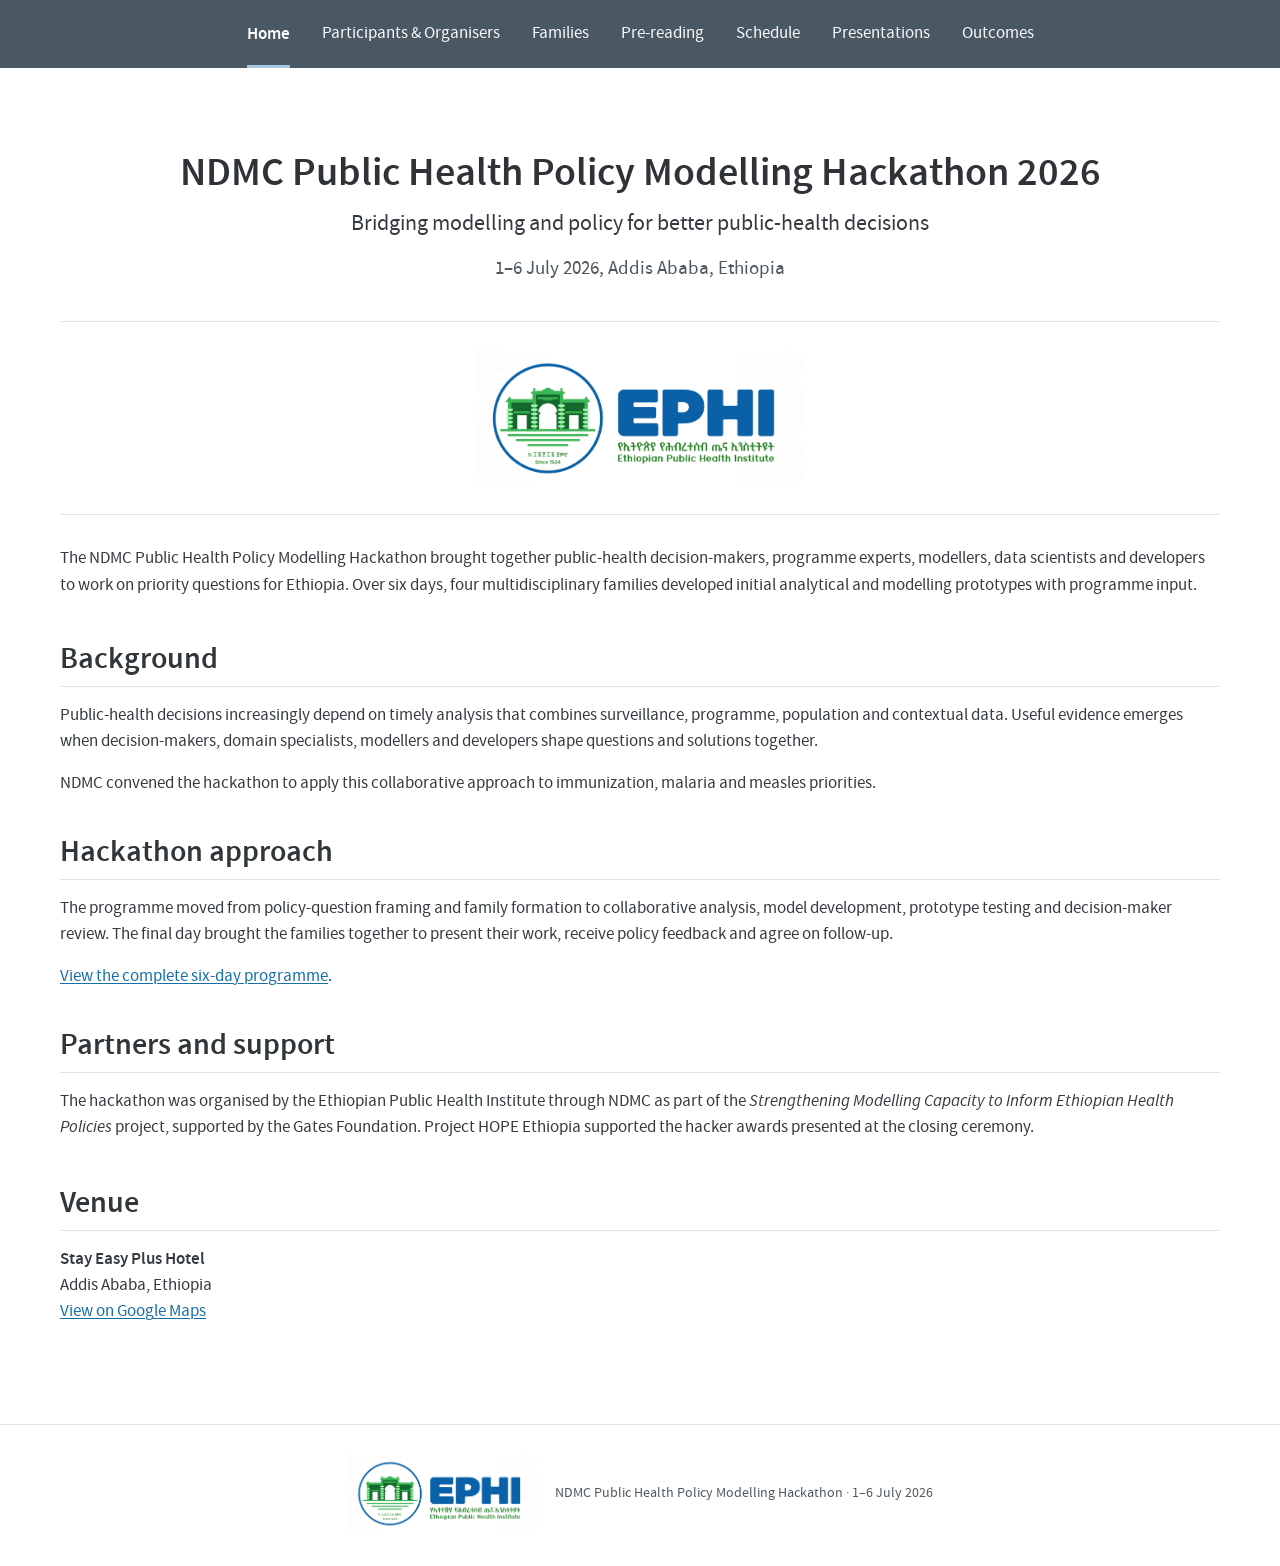
<file: ndmc-public-health-modelling-hackathon/index.html>
<!DOCTYPE html>
<html lang="en">
<head>
  <meta charset="utf-8">
  <meta name="viewport" content="width=device-width, initial-scale=1">
  <meta name="description" content="NDMC Public Health Policy Modelling Hackathon 2026 at the Ethiopian Public Health Institute.">
  <meta name="theme-color" content="#4a5864">
  <meta property="og:title" content="NDMC Public Health Policy Modelling Hackathon 2026">
  <meta property="og:description" content="Bridging modelling and policy for better public-health decisions.">
  <meta property="og:type" content="website">
  <meta property="og:url" content="https://mulerger.github.io/ndmc-public-health-modelling-hackathon/">
  <meta property="og:image" content="https://mulerger.github.io/ndmc-public-health-modelling-hackathon/assets/ephi-logo-revised.png">
  <link rel="canonical" href="https://mulerger.github.io/ndmc-public-health-modelling-hackathon/">
  <link rel="icon" type="image/png" href="assets/ephi-logo-revised.png">
  <link rel="stylesheet" href="assets/styles.css">
  <title>NDMC Public Health Policy Modelling Hackathon 2026</title>
</head>
<body>
  <a class="skip-link" href="#main">Skip to main content</a>

  <header class="site-nav">
    <div class="nav-shell">
      <a class="mobile-brand" href="index.html">NDMC Hackathon 2026</a>
      <button class="nav-toggle" type="button" aria-expanded="false" aria-controls="primary-nav" aria-label="Open navigation" data-nav-toggle><span></span></button>
      <nav class="primary-nav" id="primary-nav" aria-label="Main navigation" data-primary-nav>
        <a href="index.html" aria-current="page">Home</a>
        <a href="participants.html">Participants &amp; Organisers</a>
        <a href="workspaces.html">Families</a>
        <a href="resources.html">Pre-reading</a>
        <a href="schedule.html">Schedule</a>
        <a href="presentations.html">Presentations</a>
        <a href="outcomes.html">Outcomes</a>
      </nav>
    </div>
  </header>

  <main class="page" id="main">
    <header class="event-header">
      <h1>NDMC Public Health Policy Modelling Hackathon 2026</h1>
      <p class="event-tagline">Bridging modelling and policy for better public-health decisions</p>
      <p class="event-date">1–6 July 2026, Addis Ababa, Ethiopia</p>
    </header>

    <div class="logo-band" role="group" aria-label="Host institution">
      <a href="https://ephi.gov.et/" target="_blank" rel="noopener noreferrer" aria-label="Visit the Ethiopian Public Health Institute website">
        <img src="assets/ephi-logo-revised.png" width="1603" height="652" fetchpriority="high" alt="Ethiopian Public Health Institute">
      </a>
    </div>

    <p class="event-introduction">The NDMC Public Health Policy Modelling Hackathon brought together public-health decision-makers, programme experts, modellers, data scientists and developers to work on priority questions for Ethiopia. Over six days, four multidisciplinary families developed initial analytical and modelling prototypes with programme input.</p>

    <section class="content-section" aria-labelledby="background-title">
      <h2 id="background-title">Background</h2>
      <p>Public-health decisions increasingly depend on timely analysis that combines surveillance, programme, population and contextual data. Useful evidence emerges when decision-makers, domain specialists, modellers and developers shape questions and solutions together.</p>
      <p>NDMC convened the hackathon to apply this collaborative approach to immunization, malaria and measles priorities.</p>
    </section>

    <section class="content-section" aria-labelledby="approach-title">
      <h2 id="approach-title">Hackathon approach</h2>
      <p>The programme moved from policy-question framing and family formation to collaborative analysis, model development, prototype testing and decision-maker review. The final day brought the families together to present their work, receive policy feedback and agree on follow-up.</p>
      <p><a href="schedule.html">View the complete six-day programme</a>.</p>
    </section>

    <section class="content-section" aria-labelledby="support-title">
      <h2 id="support-title">Partners and support</h2>
      <p>The hackathon was organised by the Ethiopian Public Health Institute through NDMC as part of the <em>Strengthening Modelling Capacity to Inform Ethiopian Health Policies</em> project, supported by the Gates Foundation. Project HOPE Ethiopia supported the hacker awards presented at the closing ceremony.</p>
    </section>

    <section class="content-section venue-section" aria-labelledby="venue-title">
      <h2 id="venue-title">Venue</h2>
      <p><strong>Stay Easy Plus Hotel</strong><br>Addis Ababa, Ethiopia<br><a href="https://www.google.com/maps/search/?api=1&amp;query=9.0651064%2C38.7325561" target="_blank" rel="noopener noreferrer">View on Google Maps</a></p>
    </section>
  </main>

  <footer class="site-footer">
    <img src="assets/ephi-logo-revised.png" width="1603" height="652" loading="lazy" alt="Ethiopian Public Health Institute">
    <p>NDMC Public Health Policy Modelling Hackathon · 1–6 July 2026</p>
  </footer>

  <script src="assets/site.js"></script>
</body>
</html>
</file>
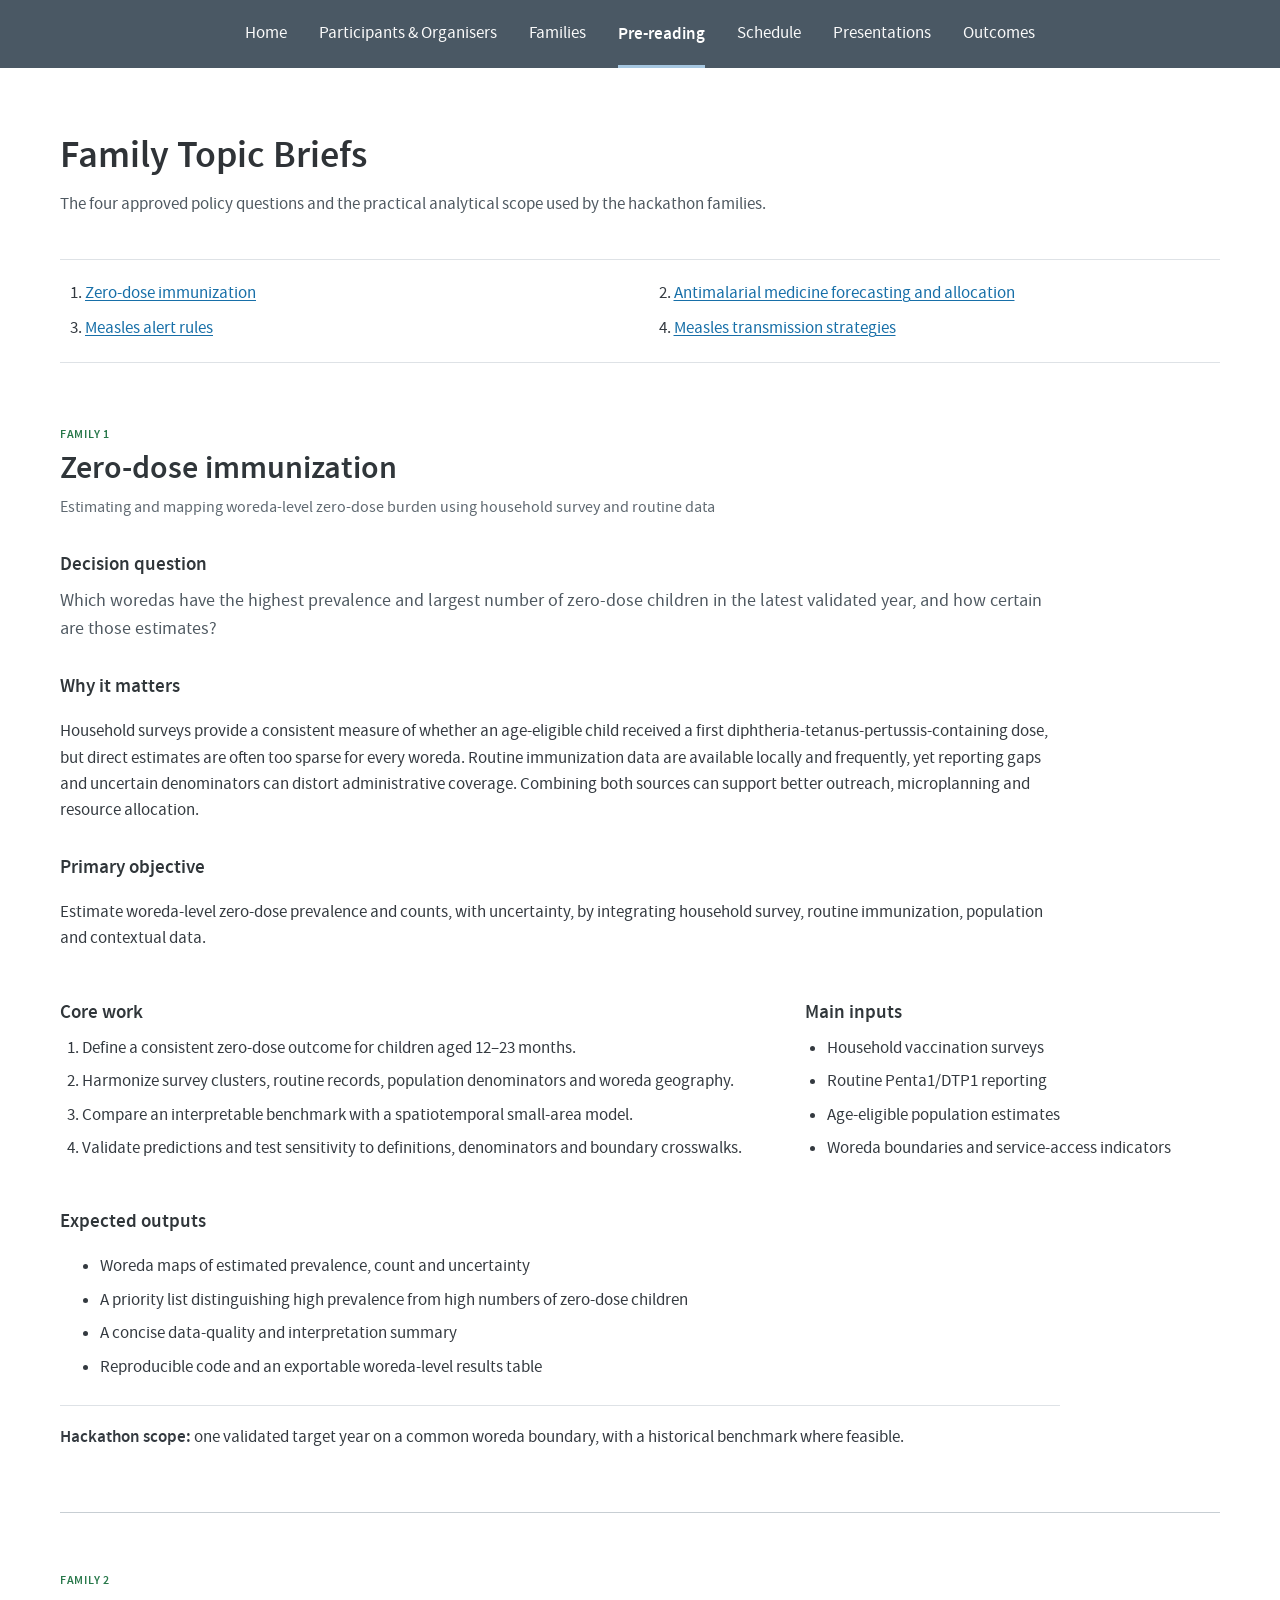
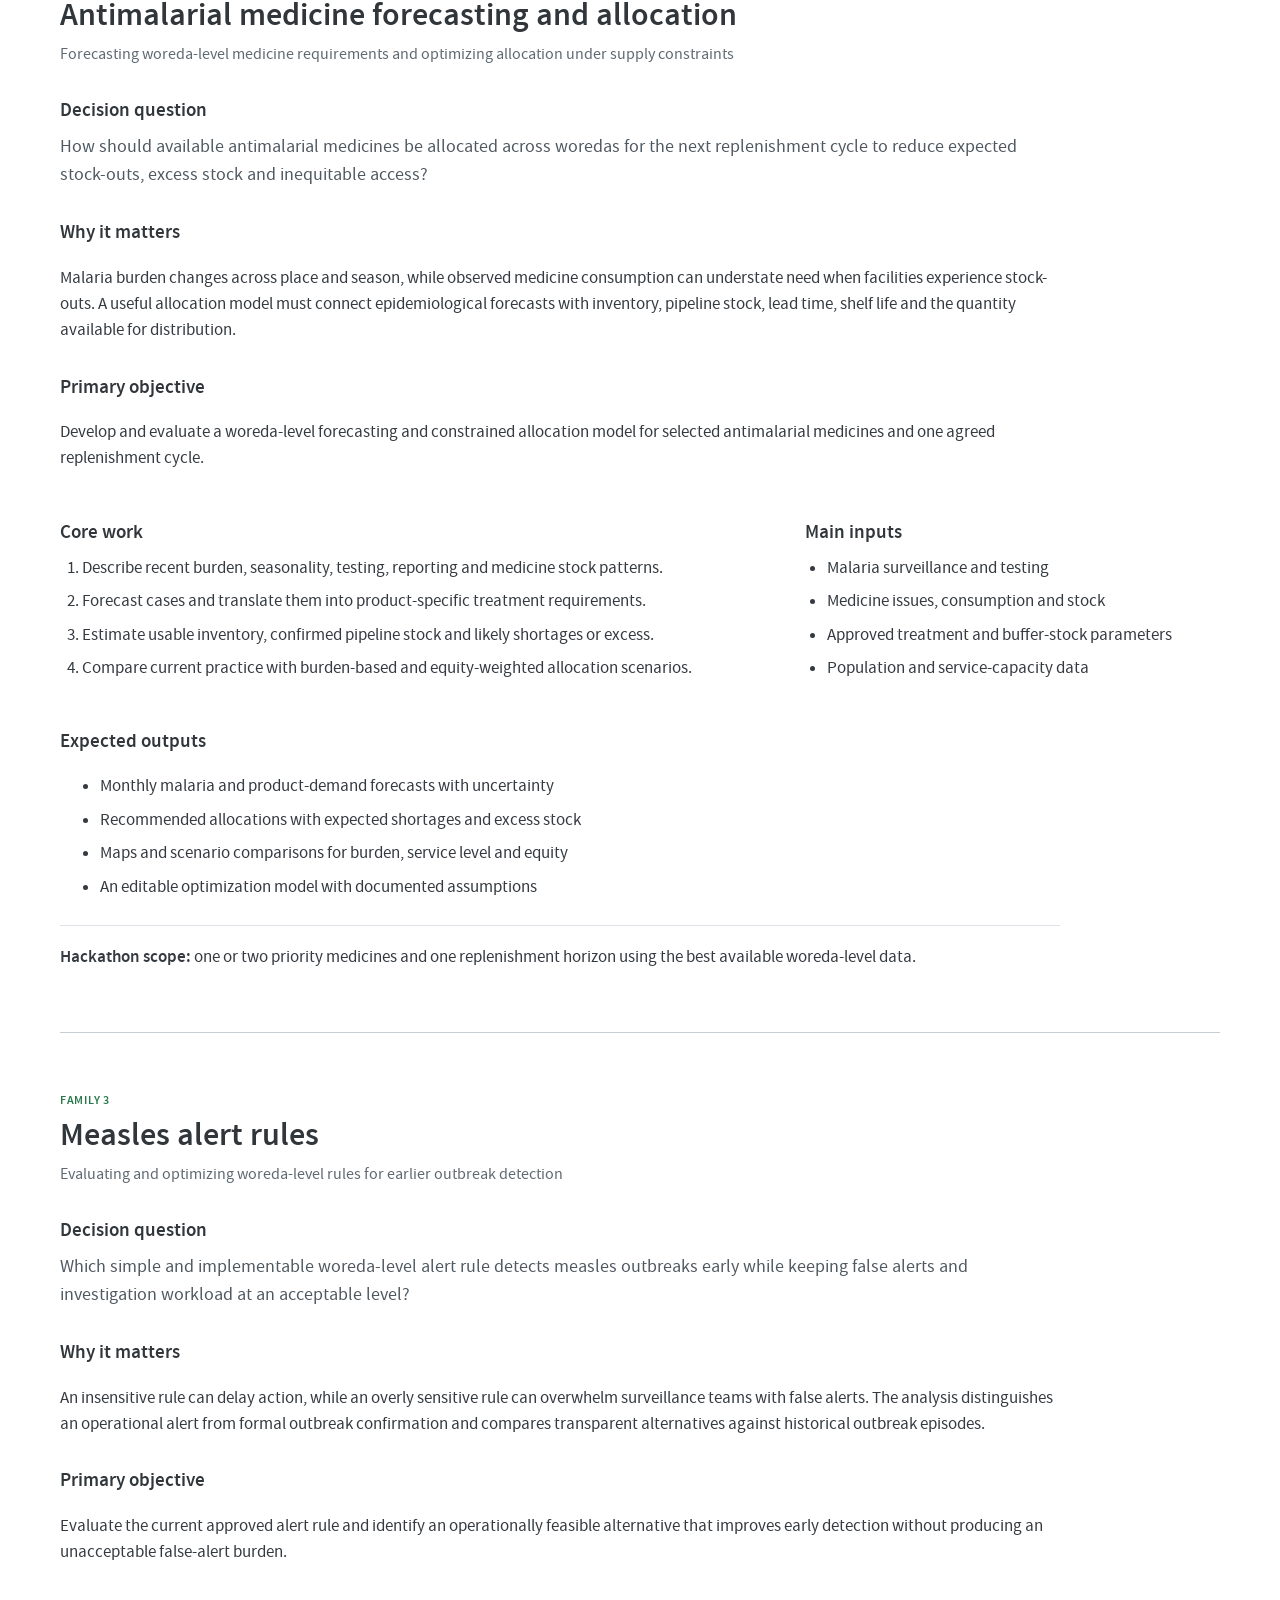
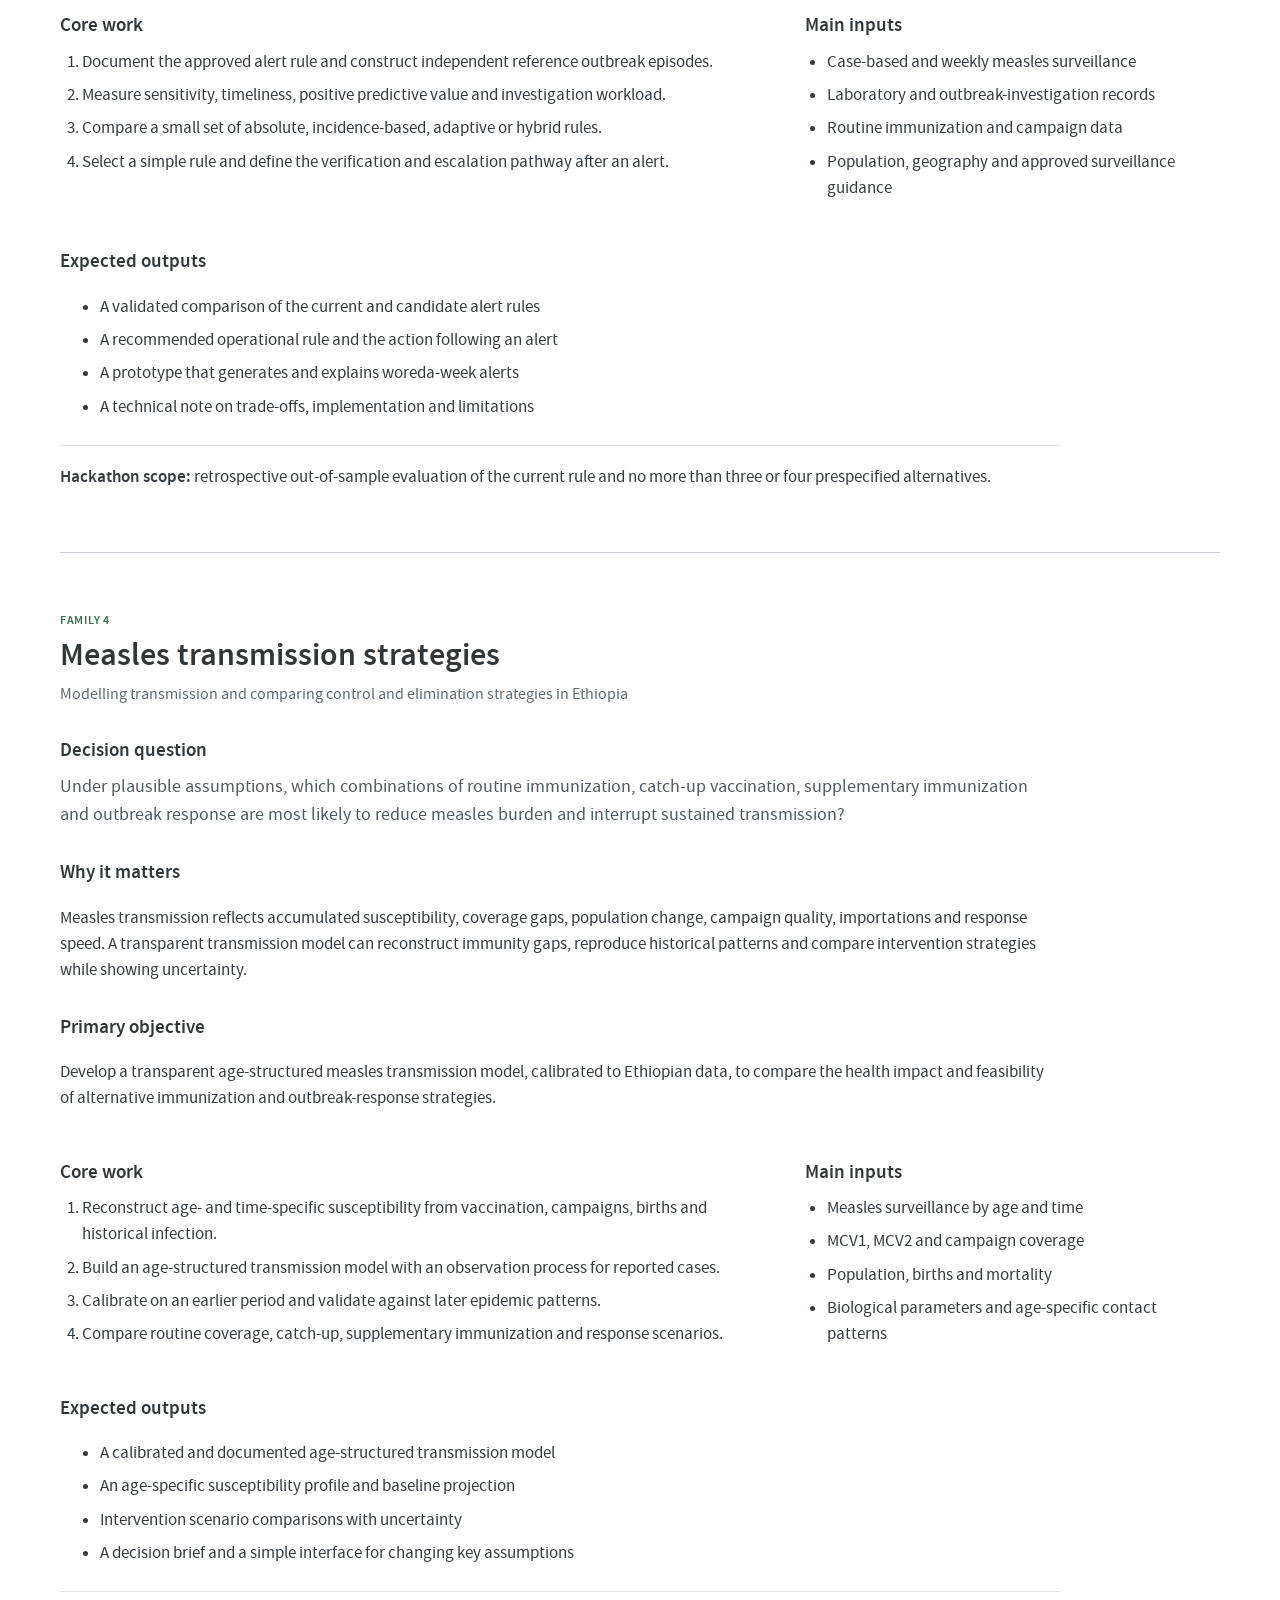
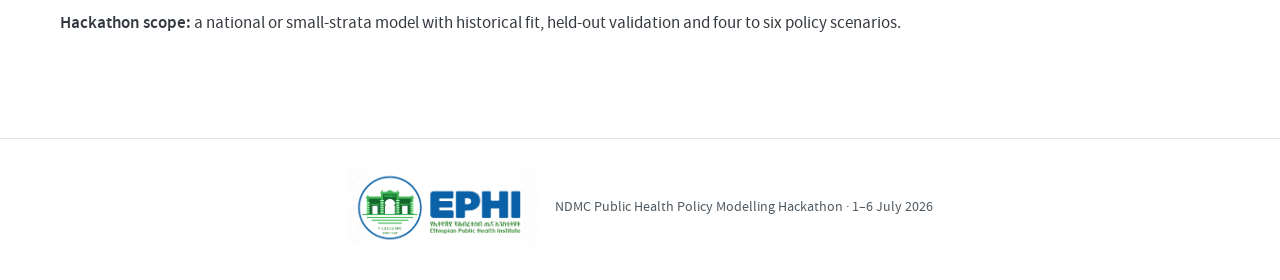
<file: ndmc-public-health-modelling-hackathon/challenge-topics.html>
<!DOCTYPE html>
<html lang="en">
<head>
  <meta charset="utf-8">
  <meta name="viewport" content="width=device-width, initial-scale=1">
  <meta name="description" content="Approved family topic briefs for the NDMC Public Health Policy Modelling Hackathon 2026.">
  <meta name="theme-color" content="#4a5864">
  <meta property="og:title" content="Family Topic Briefs | NDMC Hackathon 2026">
  <meta property="og:description" content="Four policy questions covering zero-dose immunization, antimalarial allocation and measles surveillance and transmission.">
  <meta property="og:image" content="https://mulerger.github.io/ndmc-public-health-modelling-hackathon/assets/ephi-logo-revised.png">
  <link rel="canonical" href="https://mulerger.github.io/ndmc-public-health-modelling-hackathon/challenge-topics.html">
  <link rel="icon" type="image/png" href="assets/ephi-logo-revised.png">
  <link rel="stylesheet" href="assets/styles.css">
  <title>Family Topic Briefs | NDMC Hackathon 2026</title>
</head>
<body>
  <a class="skip-link" href="#main">Skip to main content</a>

  <header class="site-nav">
    <div class="nav-shell">
      <a class="mobile-brand" href="index.html">NDMC Hackathon 2026</a>
      <button class="nav-toggle" type="button" aria-expanded="false" aria-controls="primary-nav" aria-label="Open navigation" data-nav-toggle><span></span></button>
      <nav class="primary-nav" id="primary-nav" aria-label="Main navigation" data-primary-nav>
        <a href="index.html">Home</a>
        <a href="participants.html">Participants &amp; Organisers</a>
        <a href="workspaces.html">Families</a>
        <a href="resources.html" aria-current="page">Pre-reading</a>
        <a href="schedule.html">Schedule</a>
        <a href="presentations.html">Presentations</a>
        <a href="outcomes.html">Outcomes</a>
      </nav>
    </div>
  </header>

  <main class="page" id="main">
    <header class="page-heading">
      <h1>Family Topic Briefs</h1>
      <p>The four approved policy questions and the practical analytical scope used by the hackathon families.</p>
    </header>

    <nav class="topic-index" aria-label="Family topic briefs">
      <ol>
        <li><a href="#family-1">Zero-dose immunization</a></li>
        <li><a href="#family-2">Antimalarial medicine forecasting and allocation</a></li>
        <li><a href="#family-3">Measles alert rules</a></li>
        <li><a href="#family-4">Measles transmission strategies</a></li>
      </ol>
    </nav>

    <article class="topic-brief" id="family-1" aria-labelledby="family-1-topic-title">
      <p class="family-number">Family 1</p>
      <h2 id="family-1-topic-title">Zero-dose immunization</h2>
      <p class="topic-subtitle">Estimating and mapping woreda-level zero-dose burden using household survey and routine data</p>

      <h3>Decision question</h3>
      <p class="family-question">Which woredas have the highest prevalence and largest number of zero-dose children in the latest validated year, and how certain are those estimates?</p>

      <h3>Why it matters</h3>
      <p>Household surveys provide a consistent measure of whether an age-eligible child received a first diphtheria-tetanus-pertussis-containing dose, but direct estimates are often too sparse for every woreda. Routine immunization data are available locally and frequently, yet reporting gaps and uncertain denominators can distort administrative coverage. Combining both sources can support better outreach, microplanning and resource allocation.</p>

      <h3>Primary objective</h3>
      <p>Estimate woreda-level zero-dose prevalence and counts, with uncertainty, by integrating household survey, routine immunization, population and contextual data.</p>

      <div class="topic-columns">
        <div>
          <h3 id="family-1-work">Core work</h3>
          <ol>
            <li>Define a consistent zero-dose outcome for children aged 12–23 months.</li>
            <li>Harmonize survey clusters, routine records, population denominators and woreda geography.</li>
            <li>Compare an interpretable benchmark with a spatiotemporal small-area model.</li>
            <li>Validate predictions and test sensitivity to definitions, denominators and boundary crosswalks.</li>
          </ol>
        </div>
        <div>
          <h3 id="family-1-data">Main inputs</h3>
          <ul>
            <li>Household vaccination surveys</li>
            <li>Routine Penta1/DTP1 reporting</li>
            <li>Age-eligible population estimates</li>
            <li>Woreda boundaries and service-access indicators</li>
          </ul>
        </div>
      </div>

      <h3>Expected outputs</h3>
      <ul>
        <li>Woreda maps of estimated prevalence, count and uncertainty</li>
        <li>A priority list distinguishing high prevalence from high numbers of zero-dose children</li>
        <li>A concise data-quality and interpretation summary</li>
        <li>Reproducible code and an exportable woreda-level results table</li>
      </ul>
      <p class="topic-scope"><strong>Hackathon scope:</strong> one validated target year on a common woreda boundary, with a historical benchmark where feasible.</p>
    </article>

    <article class="topic-brief" id="family-2" aria-labelledby="family-2-topic-title">
      <p class="family-number">Family 2</p>
      <h2 id="family-2-topic-title">Antimalarial medicine forecasting and allocation</h2>
      <p class="topic-subtitle">Forecasting woreda-level medicine requirements and optimizing allocation under supply constraints</p>

      <h3>Decision question</h3>
      <p class="family-question">How should available antimalarial medicines be allocated across woredas for the next replenishment cycle to reduce expected stock-outs, excess stock and inequitable access?</p>

      <h3>Why it matters</h3>
      <p>Malaria burden changes across place and season, while observed medicine consumption can understate need when facilities experience stock-outs. A useful allocation model must connect epidemiological forecasts with inventory, pipeline stock, lead time, shelf life and the quantity available for distribution.</p>

      <h3>Primary objective</h3>
      <p>Develop and evaluate a woreda-level forecasting and constrained allocation model for selected antimalarial medicines and one agreed replenishment cycle.</p>

      <div class="topic-columns">
        <div>
          <h3 id="family-2-work">Core work</h3>
          <ol>
            <li>Describe recent burden, seasonality, testing, reporting and medicine stock patterns.</li>
            <li>Forecast cases and translate them into product-specific treatment requirements.</li>
            <li>Estimate usable inventory, confirmed pipeline stock and likely shortages or excess.</li>
            <li>Compare current practice with burden-based and equity-weighted allocation scenarios.</li>
          </ol>
        </div>
        <div>
          <h3 id="family-2-data">Main inputs</h3>
          <ul>
            <li>Malaria surveillance and testing</li>
            <li>Medicine issues, consumption and stock</li>
            <li>Approved treatment and buffer-stock parameters</li>
            <li>Population and service-capacity data</li>
          </ul>
        </div>
      </div>

      <h3>Expected outputs</h3>
      <ul>
        <li>Monthly malaria and product-demand forecasts with uncertainty</li>
        <li>Recommended allocations with expected shortages and excess stock</li>
        <li>Maps and scenario comparisons for burden, service level and equity</li>
        <li>An editable optimization model with documented assumptions</li>
      </ul>
      <p class="topic-scope"><strong>Hackathon scope:</strong> one or two priority medicines and one replenishment horizon using the best available woreda-level data.</p>
    </article>

    <article class="topic-brief" id="family-3" aria-labelledby="family-3-topic-title">
      <p class="family-number">Family 3</p>
      <h2 id="family-3-topic-title">Measles alert rules</h2>
      <p class="topic-subtitle">Evaluating and optimizing woreda-level rules for earlier outbreak detection</p>

      <h3>Decision question</h3>
      <p class="family-question">Which simple and implementable woreda-level alert rule detects measles outbreaks early while keeping false alerts and investigation workload at an acceptable level?</p>

      <h3>Why it matters</h3>
      <p>An insensitive rule can delay action, while an overly sensitive rule can overwhelm surveillance teams with false alerts. The analysis distinguishes an operational alert from formal outbreak confirmation and compares transparent alternatives against historical outbreak episodes.</p>

      <h3>Primary objective</h3>
      <p>Evaluate the current approved alert rule and identify an operationally feasible alternative that improves early detection without producing an unacceptable false-alert burden.</p>

      <div class="topic-columns">
        <div>
          <h3 id="family-3-work">Core work</h3>
          <ol>
            <li>Document the approved alert rule and construct independent reference outbreak episodes.</li>
            <li>Measure sensitivity, timeliness, positive predictive value and investigation workload.</li>
            <li>Compare a small set of absolute, incidence-based, adaptive or hybrid rules.</li>
            <li>Select a simple rule and define the verification and escalation pathway after an alert.</li>
          </ol>
        </div>
        <div>
          <h3 id="family-3-data">Main inputs</h3>
          <ul>
            <li>Case-based and weekly measles surveillance</li>
            <li>Laboratory and outbreak-investigation records</li>
            <li>Routine immunization and campaign data</li>
            <li>Population, geography and approved surveillance guidance</li>
          </ul>
        </div>
      </div>

      <h3>Expected outputs</h3>
      <ul>
        <li>A validated comparison of the current and candidate alert rules</li>
        <li>A recommended operational rule and the action following an alert</li>
        <li>A prototype that generates and explains woreda-week alerts</li>
        <li>A technical note on trade-offs, implementation and limitations</li>
      </ul>
      <p class="topic-scope"><strong>Hackathon scope:</strong> retrospective out-of-sample evaluation of the current rule and no more than three or four prespecified alternatives.</p>
    </article>

    <article class="topic-brief" id="family-4" aria-labelledby="family-4-topic-title">
      <p class="family-number">Family 4</p>
      <h2 id="family-4-topic-title">Measles transmission strategies</h2>
      <p class="topic-subtitle">Modelling transmission and comparing control and elimination strategies in Ethiopia</p>

      <h3>Decision question</h3>
      <p class="family-question">Under plausible assumptions, which combinations of routine immunization, catch-up vaccination, supplementary immunization and outbreak response are most likely to reduce measles burden and interrupt sustained transmission?</p>

      <h3>Why it matters</h3>
      <p>Measles transmission reflects accumulated susceptibility, coverage gaps, population change, campaign quality, importations and response speed. A transparent transmission model can reconstruct immunity gaps, reproduce historical patterns and compare intervention strategies while showing uncertainty.</p>

      <h3>Primary objective</h3>
      <p>Develop a transparent age-structured measles transmission model, calibrated to Ethiopian data, to compare the health impact and feasibility of alternative immunization and outbreak-response strategies.</p>

      <div class="topic-columns">
        <div>
          <h3 id="family-4-work">Core work</h3>
          <ol>
            <li>Reconstruct age- and time-specific susceptibility from vaccination, campaigns, births and historical infection.</li>
            <li>Build an age-structured transmission model with an observation process for reported cases.</li>
            <li>Calibrate on an earlier period and validate against later epidemic patterns.</li>
            <li>Compare routine coverage, catch-up, supplementary immunization and response scenarios.</li>
          </ol>
        </div>
        <div>
          <h3 id="family-4-data">Main inputs</h3>
          <ul>
            <li>Measles surveillance by age and time</li>
            <li>MCV1, MCV2 and campaign coverage</li>
            <li>Population, births and mortality</li>
            <li>Biological parameters and age-specific contact patterns</li>
          </ul>
        </div>
      </div>

      <h3>Expected outputs</h3>
      <ul>
        <li>A calibrated and documented age-structured transmission model</li>
        <li>An age-specific susceptibility profile and baseline projection</li>
        <li>Intervention scenario comparisons with uncertainty</li>
        <li>A decision brief and a simple interface for changing key assumptions</li>
      </ul>
      <p class="topic-scope"><strong>Hackathon scope:</strong> a national or small-strata model with historical fit, held-out validation and four to six policy scenarios.</p>
    </article>
  </main>

  <footer class="site-footer">
    <img src="assets/ephi-logo-revised.png" width="1603" height="652" loading="lazy" alt="Ethiopian Public Health Institute">
    <p>NDMC Public Health Policy Modelling Hackathon · 1–6 July 2026</p>
  </footer>

  <script src="assets/site.js"></script>
</body>
</html>
</file>
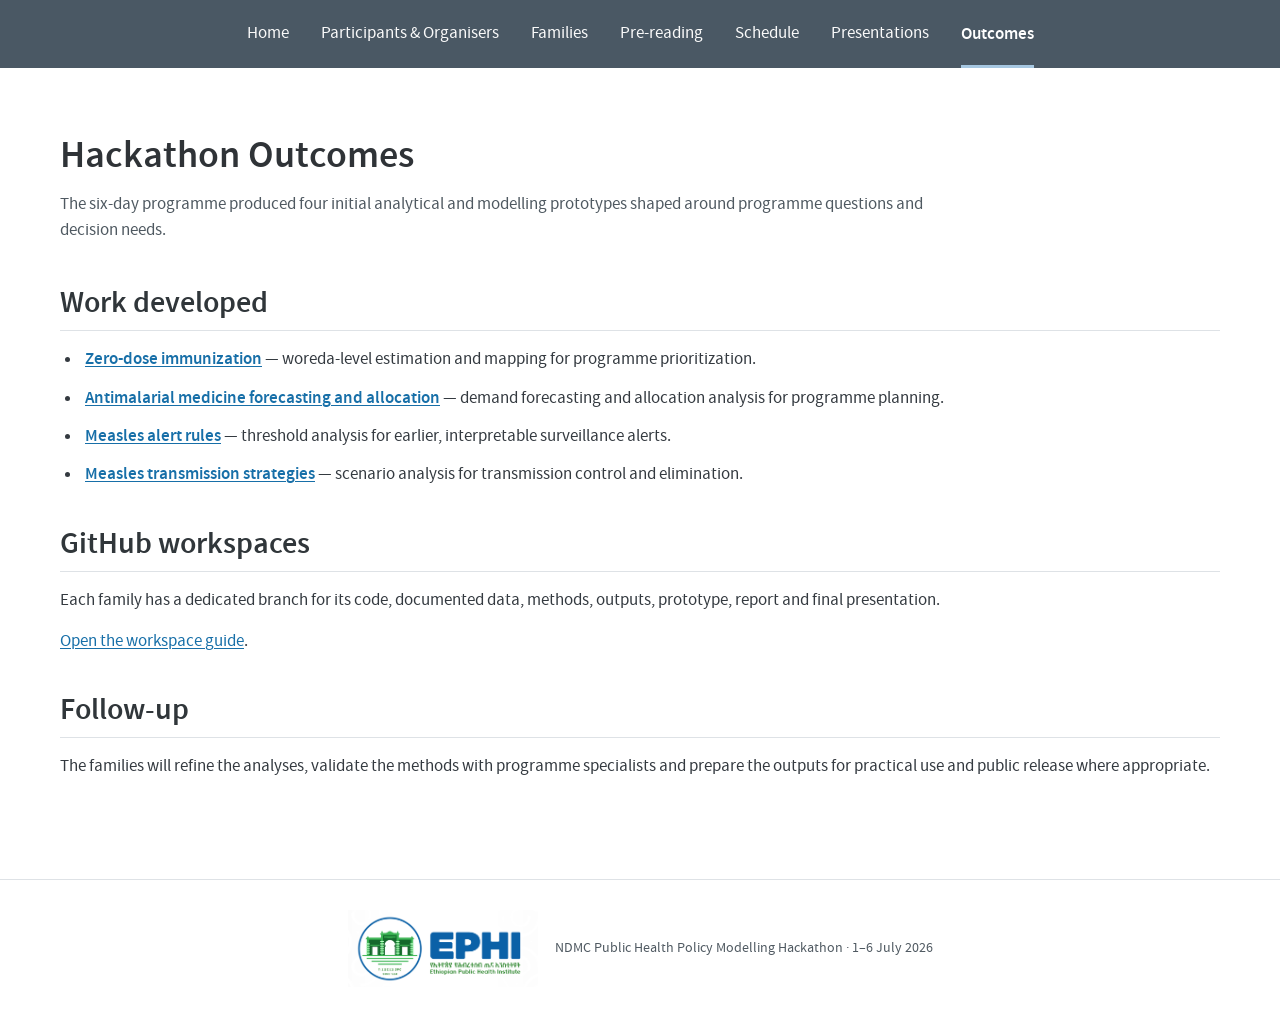
<file: ndmc-public-health-modelling-hackathon/outcomes.html>
<!DOCTYPE html>
<html lang="en">
<head>
  <meta charset="utf-8">
  <meta name="viewport" content="width=device-width, initial-scale=1">
  <meta name="description" content="Outcomes of the NDMC Public Health Policy Modelling Hackathon 2026.">
  <meta name="theme-color" content="#4a5864">
  <meta property="og:title" content="Outcomes | NDMC Hackathon 2026">
  <meta property="og:description" content="Four policy-focused public-health modelling prototypes and their continuing GitHub workspaces.">
  <meta property="og:image" content="https://mulerger.github.io/ndmc-public-health-modelling-hackathon/assets/ephi-logo-revised.png">
  <link rel="canonical" href="https://mulerger.github.io/ndmc-public-health-modelling-hackathon/outcomes.html">
  <link rel="icon" type="image/png" href="assets/ephi-logo-revised.png">
  <link rel="stylesheet" href="assets/styles.css">
  <title>Outcomes | NDMC Hackathon 2026</title>
</head>
<body>
  <a class="skip-link" href="#main">Skip to main content</a>

  <header class="site-nav">
    <div class="nav-shell">
      <a class="mobile-brand" href="index.html">NDMC Hackathon 2026</a>
      <button class="nav-toggle" type="button" aria-expanded="false" aria-controls="primary-nav" aria-label="Open navigation" data-nav-toggle><span></span></button>
      <nav class="primary-nav" id="primary-nav" aria-label="Main navigation" data-primary-nav>
        <a href="index.html">Home</a>
        <a href="participants.html">Participants &amp; Organisers</a>
        <a href="workspaces.html">Families</a>
        <a href="resources.html">Pre-reading</a>
        <a href="schedule.html">Schedule</a>
        <a href="presentations.html">Presentations</a>
        <a href="outcomes.html" aria-current="page">Outcomes</a>
      </nav>
    </div>
  </header>

  <main class="page" id="main">
    <header class="page-heading">
      <h1>Hackathon Outcomes</h1>
      <p>The six-day programme produced four initial analytical and modelling prototypes shaped around programme questions and decision needs.</p>
    </header>

    <section class="content-section" aria-labelledby="work-developed-title">
      <h2 id="work-developed-title">Work developed</h2>
      <ul class="outcome-list">
        <li><a href="workspaces.html#family-1"><strong>Zero-dose immunization</strong></a> — woreda-level estimation and mapping for programme prioritization.</li>
        <li><a href="workspaces.html#family-2"><strong>Antimalarial medicine forecasting and allocation</strong></a> — demand forecasting and allocation analysis for programme planning.</li>
        <li><a href="workspaces.html#family-3"><strong>Measles alert rules</strong></a> — threshold analysis for earlier, interpretable surveillance alerts.</li>
        <li><a href="workspaces.html#family-4"><strong>Measles transmission strategies</strong></a> — scenario analysis for transmission control and elimination.</li>
      </ul>
    </section>

    <section class="content-section" aria-labelledby="github-title">
      <h2 id="github-title">GitHub workspaces</h2>
      <p>Each family has a dedicated branch for its code, documented data, methods, outputs, prototype, report and final presentation.</p>
      <p><a href="https://github.com/mulerger/mulerger.github.io/blob/hackathon-workspaces/HACKATHON_WORKSPACES.md" target="_blank" rel="noopener noreferrer">Open the workspace guide</a>.</p>
    </section>

    <section class="content-section" aria-labelledby="follow-up-title">
      <h2 id="follow-up-title">Follow-up</h2>
      <p>The families will refine the analyses, validate the methods with programme specialists and prepare the outputs for practical use and public release where appropriate.</p>
    </section>
  </main>

  <footer class="site-footer">
    <img src="assets/ephi-logo-revised.png" width="1603" height="652" loading="lazy" alt="Ethiopian Public Health Institute">
    <p>NDMC Public Health Policy Modelling Hackathon · 1–6 July 2026</p>
  </footer>

  <script src="assets/site.js"></script>
</body>
</html>
</file>
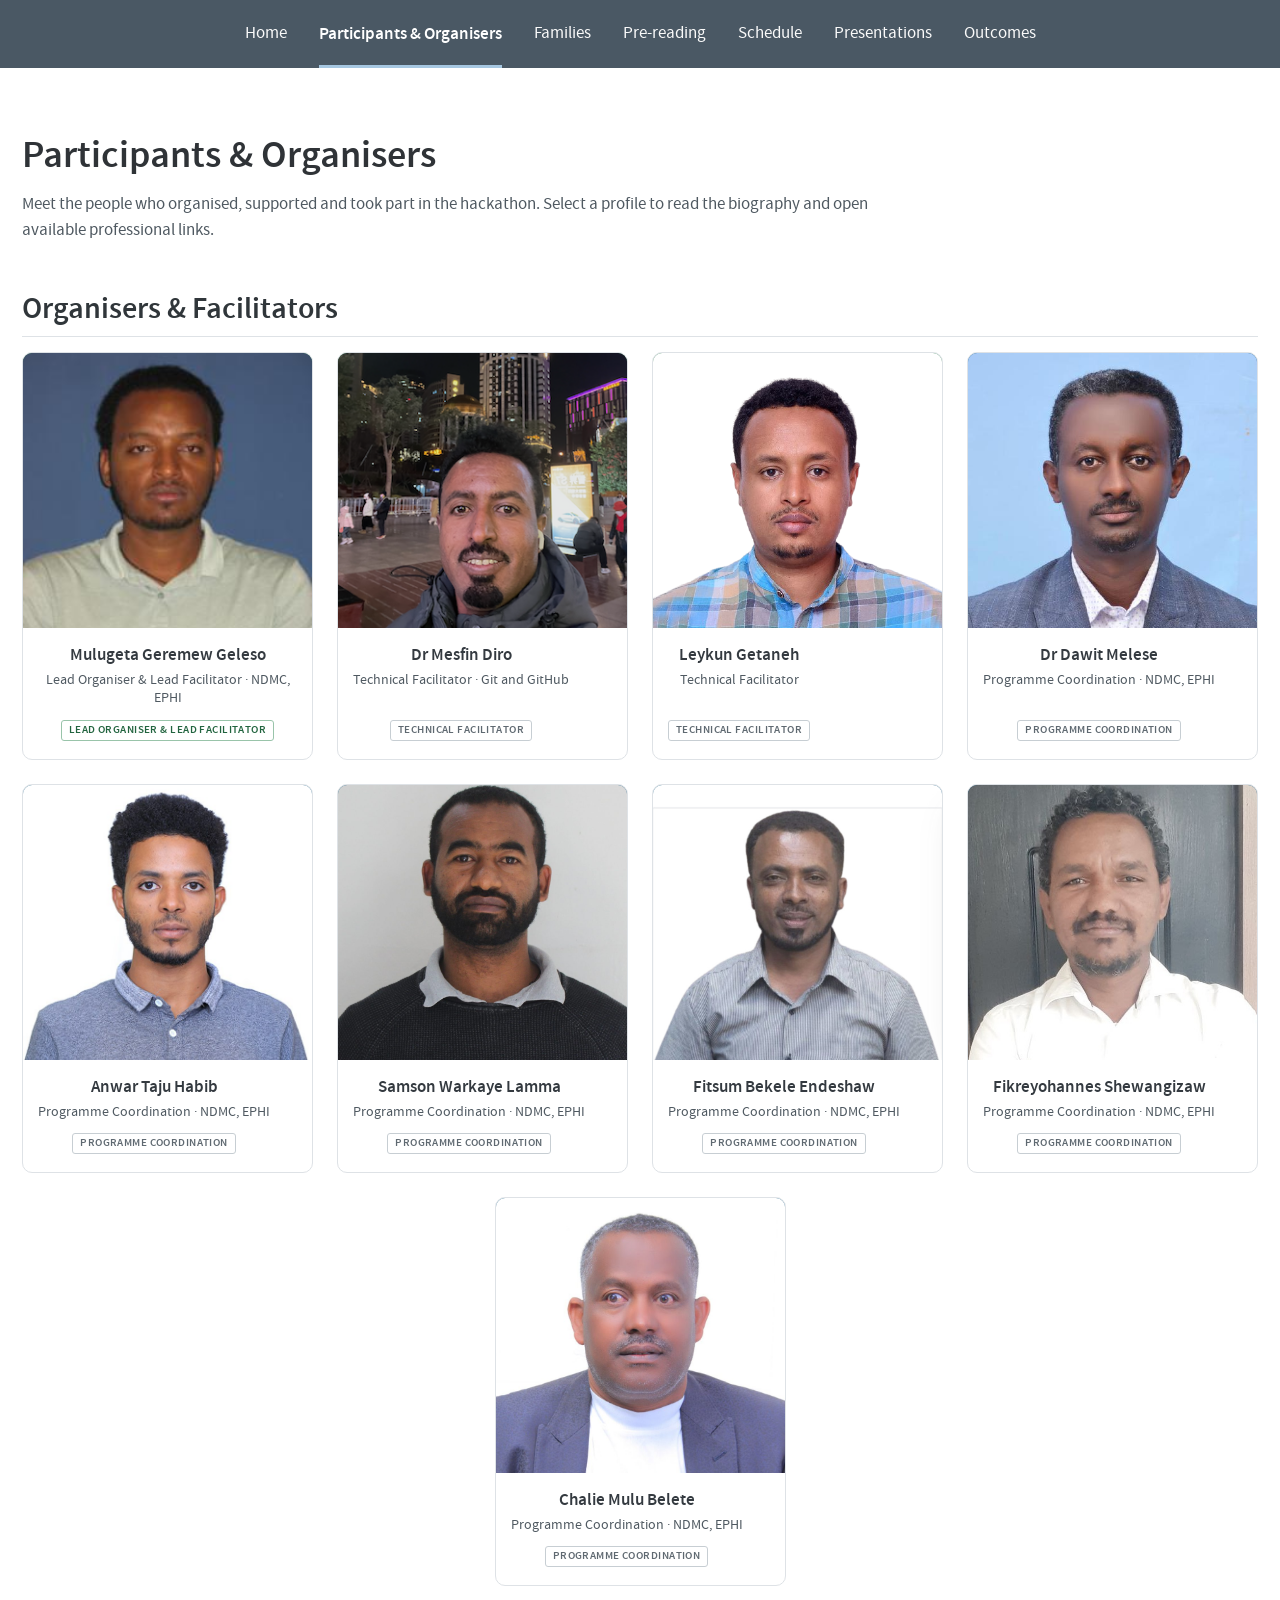
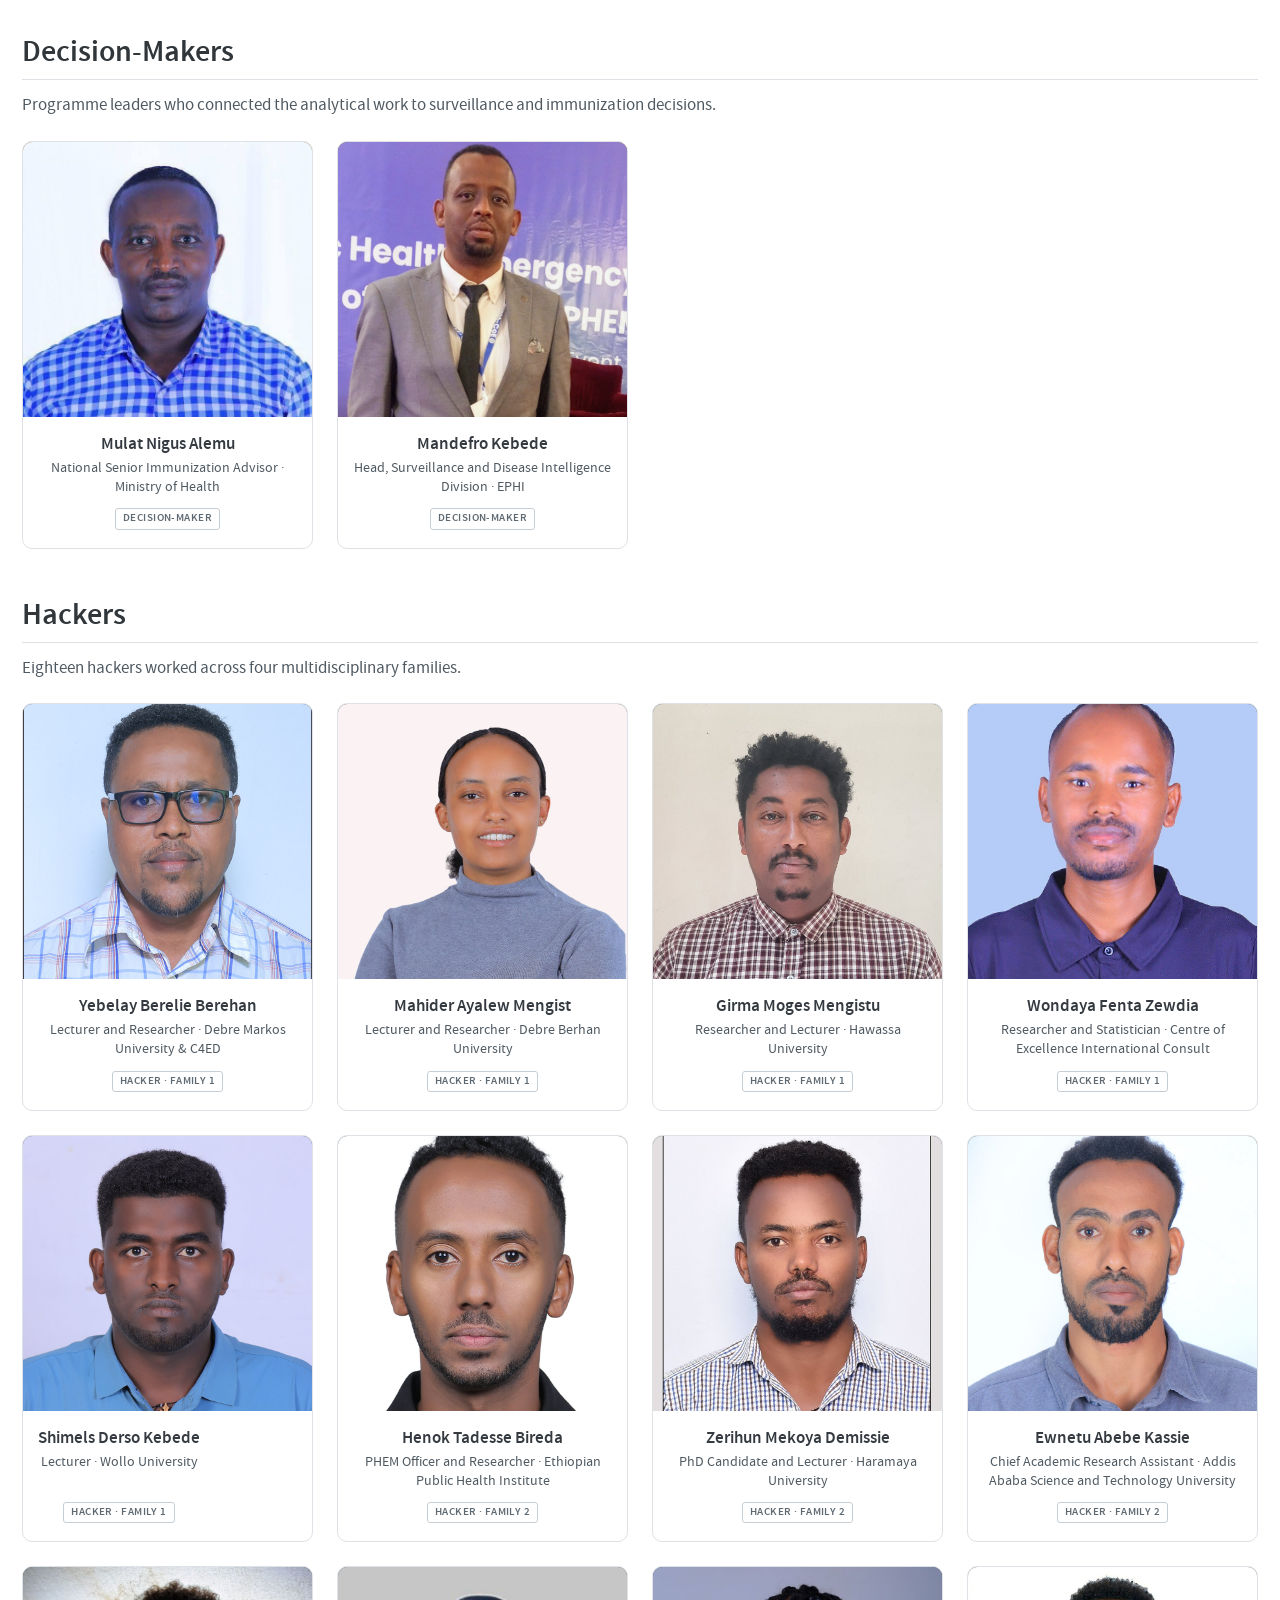
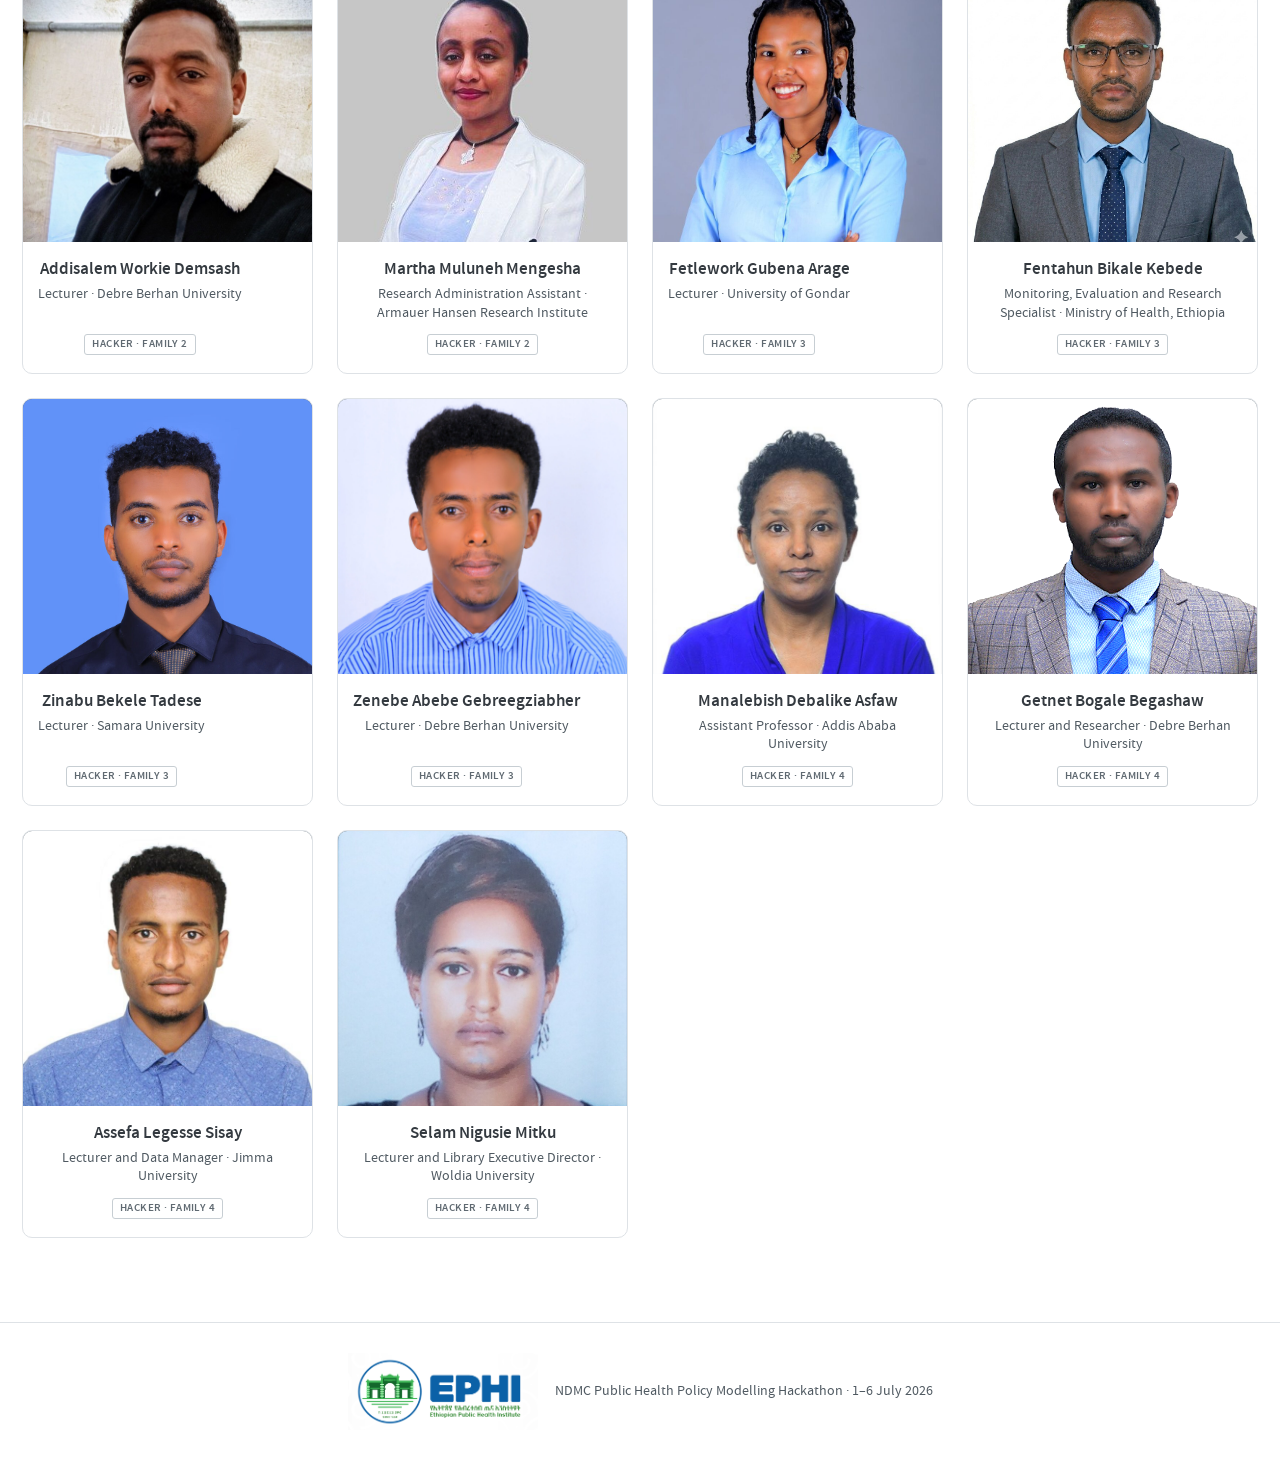
<file: ndmc-public-health-modelling-hackathon/participants.html>
<!DOCTYPE html>
<html lang="en">
<head>
  <meta charset="utf-8">
  <meta name="viewport" content="width=device-width, initial-scale=1">
  <meta name="description" content="Participants, organisers and facilitators of the NDMC Public Health Policy Modelling Hackathon 2026.">
  <meta name="theme-color" content="#4a5864">
  <meta property="og:title" content="Participants & Organisers | NDMC Hackathon 2026">
  <meta property="og:description" content="Meet the organisers, facilitators, programme coordinators, decision-makers and 18 attending hackers.">
  <meta property="og:image" content="https://mulerger.github.io/ndmc-public-health-modelling-hackathon/assets/ephi-logo-revised.png">
  <link rel="canonical" href="https://mulerger.github.io/ndmc-public-health-modelling-hackathon/participants.html">
  <link rel="icon" type="image/png" href="assets/ephi-logo-revised.png">
  <link rel="stylesheet" href="assets/styles.css">
  <title>Participants &amp; Organisers | NDMC Hackathon 2026</title>
</head>
<body>
  <a class="skip-link" href="#main">Skip to main content</a>

  <header class="site-nav">
    <div class="nav-shell">
      <a class="mobile-brand" href="index.html">NDMC Hackathon 2026</a>
      <button class="nav-toggle" type="button" aria-expanded="false" aria-controls="primary-nav" aria-label="Open navigation" data-nav-toggle><span></span></button>
      <nav class="primary-nav" id="primary-nav" aria-label="Main navigation" data-primary-nav>
        <a href="index.html">Home</a>
        <a href="participants.html" aria-current="page">Participants &amp; Organisers</a>
        <a href="workspaces.html">Families</a>
        <a href="resources.html">Pre-reading</a>
        <a href="schedule.html">Schedule</a>
        <a href="presentations.html">Presentations</a>
        <a href="outcomes.html">Outcomes</a>
      </nav>
    </div>
  </header>

  <main class="page page-wide" id="main">
    <header class="page-heading">
      <h1>Participants &amp; Organisers</h1>
      <p>Meet the people who organised, supported and took part in the hackathon. Select a profile to read the biography and open available professional links.</p>
    </header>

    <section class="people-section" aria-labelledby="organisers-title" data-people-section>
      <h2 class="section-title" id="organisers-title">Organisers &amp; Facilitators</h2>
      <div class="people-grid" data-people-grid="staff"></div>
    </section>

    <section class="people-section" aria-labelledby="decision-makers-title" data-people-section>
      <h2 class="section-title" id="decision-makers-title">Decision-Makers</h2>
      <p class="section-note">Programme leaders who connected the analytical work to surveillance and immunization decisions.</p>
      <div class="people-grid" data-people-grid="decision-makers"></div>
    </section>

    <section class="people-section" aria-labelledby="hackers-title" data-people-section>
      <h2 class="section-title" id="hackers-title">Hackers</h2>
      <p class="section-note">Eighteen hackers worked across four multidisciplinary families.</p>
      <div class="people-grid" data-people-grid="hackers"></div>
    </section>
  </main>

  <dialog class="profile-dialog" id="profile-dialog" aria-labelledby="profile-name">
    <div class="dialog-content">
      <button class="dialog-close" type="button" aria-label="Close profile" data-dialog-close>×</button>
      <div class="dialog-profile-head">
        <span class="avatar" aria-hidden="true" data-dialog-avatar></span>
        <div>
          <h2 id="profile-name" data-dialog-name><span class="visually-hidden">Participant profile</span></h2>
          <p data-dialog-role></p>
        </div>
      </div>
      <p class="dialog-category" data-dialog-category></p>
      <p class="dialog-bio" data-dialog-bio></p>
      <p class="dialog-skills" data-dialog-skills></p>
      <div class="profile-links" data-dialog-links></div>
    </div>
  </dialog>

  <footer class="site-footer">
    <img src="assets/ephi-logo-revised.png" width="1603" height="652" loading="lazy" alt="Ethiopian Public Health Institute">
    <p>NDMC Public Health Policy Modelling Hackathon · 1–6 July 2026</p>
  </footer>

  <script src="assets/hacker-profiles.js"></script>
  <script src="assets/site.js"></script>
</body>
</html>
</file>
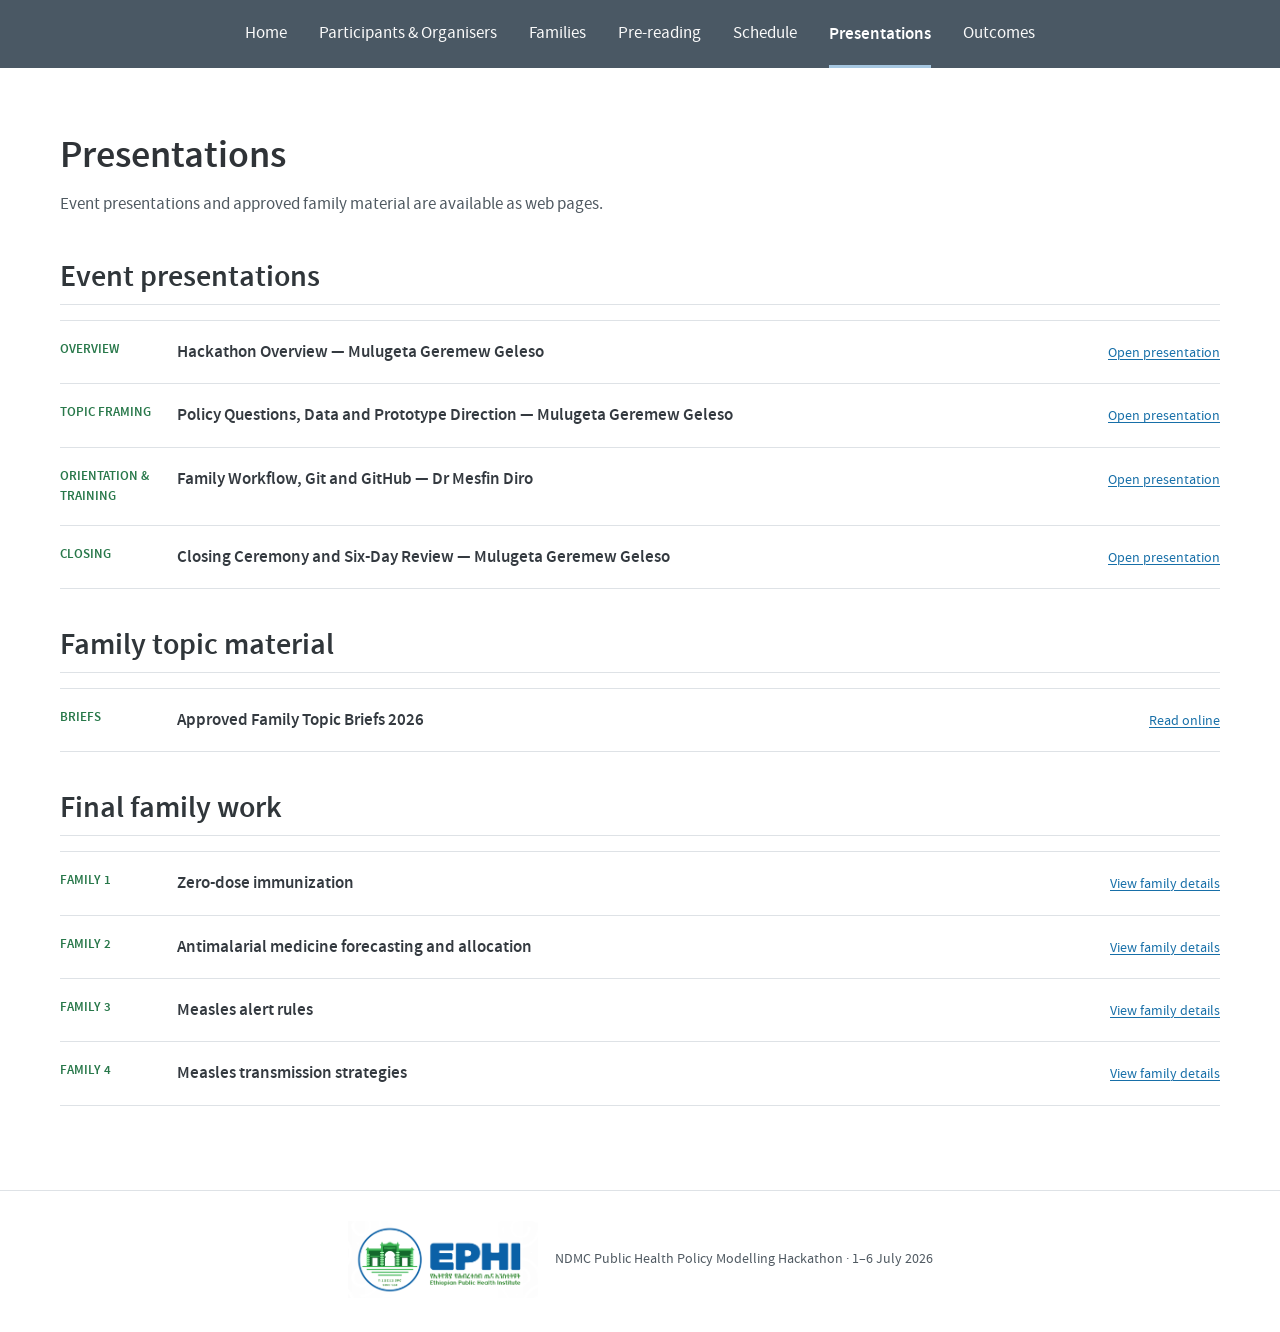
<file: ndmc-public-health-modelling-hackathon/presentations.html>
<!DOCTYPE html>
<html lang="en">
<head>
  <meta charset="utf-8">
  <meta name="viewport" content="width=device-width, initial-scale=1">
  <meta name="description" content="Web presentations and family materials from the NDMC Public Health Policy Modelling Hackathon 2026.">
  <meta name="theme-color" content="#4a5864">
  <meta property="og:title" content="Presentations | NDMC Hackathon 2026">
  <meta property="og:description" content="Browser-based event presentations, Git and GitHub collaboration guidance and approved family topics.">
  <meta property="og:image" content="https://mulerger.github.io/ndmc-public-health-modelling-hackathon/assets/ephi-logo-revised.png">
  <link rel="canonical" href="https://mulerger.github.io/ndmc-public-health-modelling-hackathon/presentations.html">
  <link rel="icon" type="image/png" href="assets/ephi-logo-revised.png">
  <link rel="stylesheet" href="assets/styles.css">
  <title>Presentations | NDMC Hackathon 2026</title>
</head>
<body>
  <a class="skip-link" href="#main">Skip to main content</a>

  <header class="site-nav">
    <div class="nav-shell">
      <a class="mobile-brand" href="index.html">NDMC Hackathon 2026</a>
      <button class="nav-toggle" type="button" aria-expanded="false" aria-controls="primary-nav" aria-label="Open navigation" data-nav-toggle><span></span></button>
      <nav class="primary-nav" id="primary-nav" aria-label="Main navigation" data-primary-nav>
        <a href="index.html">Home</a>
        <a href="participants.html">Participants &amp; Organisers</a>
        <a href="workspaces.html">Families</a>
        <a href="resources.html">Pre-reading</a>
        <a href="schedule.html">Schedule</a>
        <a href="presentations.html" aria-current="page">Presentations</a>
        <a href="outcomes.html">Outcomes</a>
      </nav>
    </div>
  </header>

  <main class="page" id="main">
    <header class="page-heading">
      <h1>Presentations</h1>
      <p>Event presentations and approved family material are available as web pages.</p>
    </header>

    <section class="content-section" aria-labelledby="event-presentations-title">
      <h2 id="event-presentations-title">Event presentations</h2>
      <ol class="presentation-list">
        <li>
          <span>Overview</span>
          <div><strong>Hackathon Overview — Mulugeta Geremew Geleso</strong><a href="slides/hackathon-overview.html">Open presentation</a></div>
        </li>
        <li>
          <span>Topic framing</span>
          <div><strong>Policy Questions, Data and Prototype Direction — Mulugeta Geremew Geleso</strong><a href="slides/topic-presentations.html">Open presentation</a></div>
        </li>
        <li>
          <span>Orientation &amp; training</span>
          <div><strong>Family Workflow, Git and GitHub — Dr Mesfin Diro</strong><a href="slides/participant-orientation.html">Open presentation</a></div>
        </li>
        <li>
          <span>Closing</span>
          <div><strong>Closing Ceremony and Six-Day Review — Mulugeta Geremew Geleso</strong><a href="slides/closing-ceremony.html">Open presentation</a></div>
        </li>
      </ol>
    </section>

    <section class="content-section" aria-labelledby="topic-material-title">
      <h2 id="topic-material-title">Family topic material</h2>
      <ol class="presentation-list">
        <li>
          <span>Briefs</span>
          <div><strong>Approved Family Topic Briefs 2026</strong><a href="challenge-topics.html">Read online</a></div>
        </li>
      </ol>
    </section>

    <section class="content-section" aria-labelledby="family-presentations-title">
      <h2 id="family-presentations-title">Final family work</h2>
      <ol class="presentation-list">
        <li>
          <span>Family 1</span>
          <div><strong>Zero-dose immunization</strong><a href="workspaces.html#family-1">View family details</a></div>
        </li>
        <li>
          <span>Family 2</span>
          <div><strong>Antimalarial medicine forecasting and allocation</strong><a href="workspaces.html#family-2">View family details</a></div>
        </li>
        <li>
          <span>Family 3</span>
          <div><strong>Measles alert rules</strong><a href="workspaces.html#family-3">View family details</a></div>
        </li>
        <li>
          <span>Family 4</span>
          <div><strong>Measles transmission strategies</strong><a href="workspaces.html#family-4">View family details</a></div>
        </li>
      </ol>
    </section>
  </main>

  <footer class="site-footer">
    <img src="assets/ephi-logo-revised.png" width="1603" height="652" loading="lazy" alt="Ethiopian Public Health Institute">
    <p>NDMC Public Health Policy Modelling Hackathon · 1–6 July 2026</p>
  </footer>

  <script src="assets/site.js"></script>
</body>
</html>
</file>
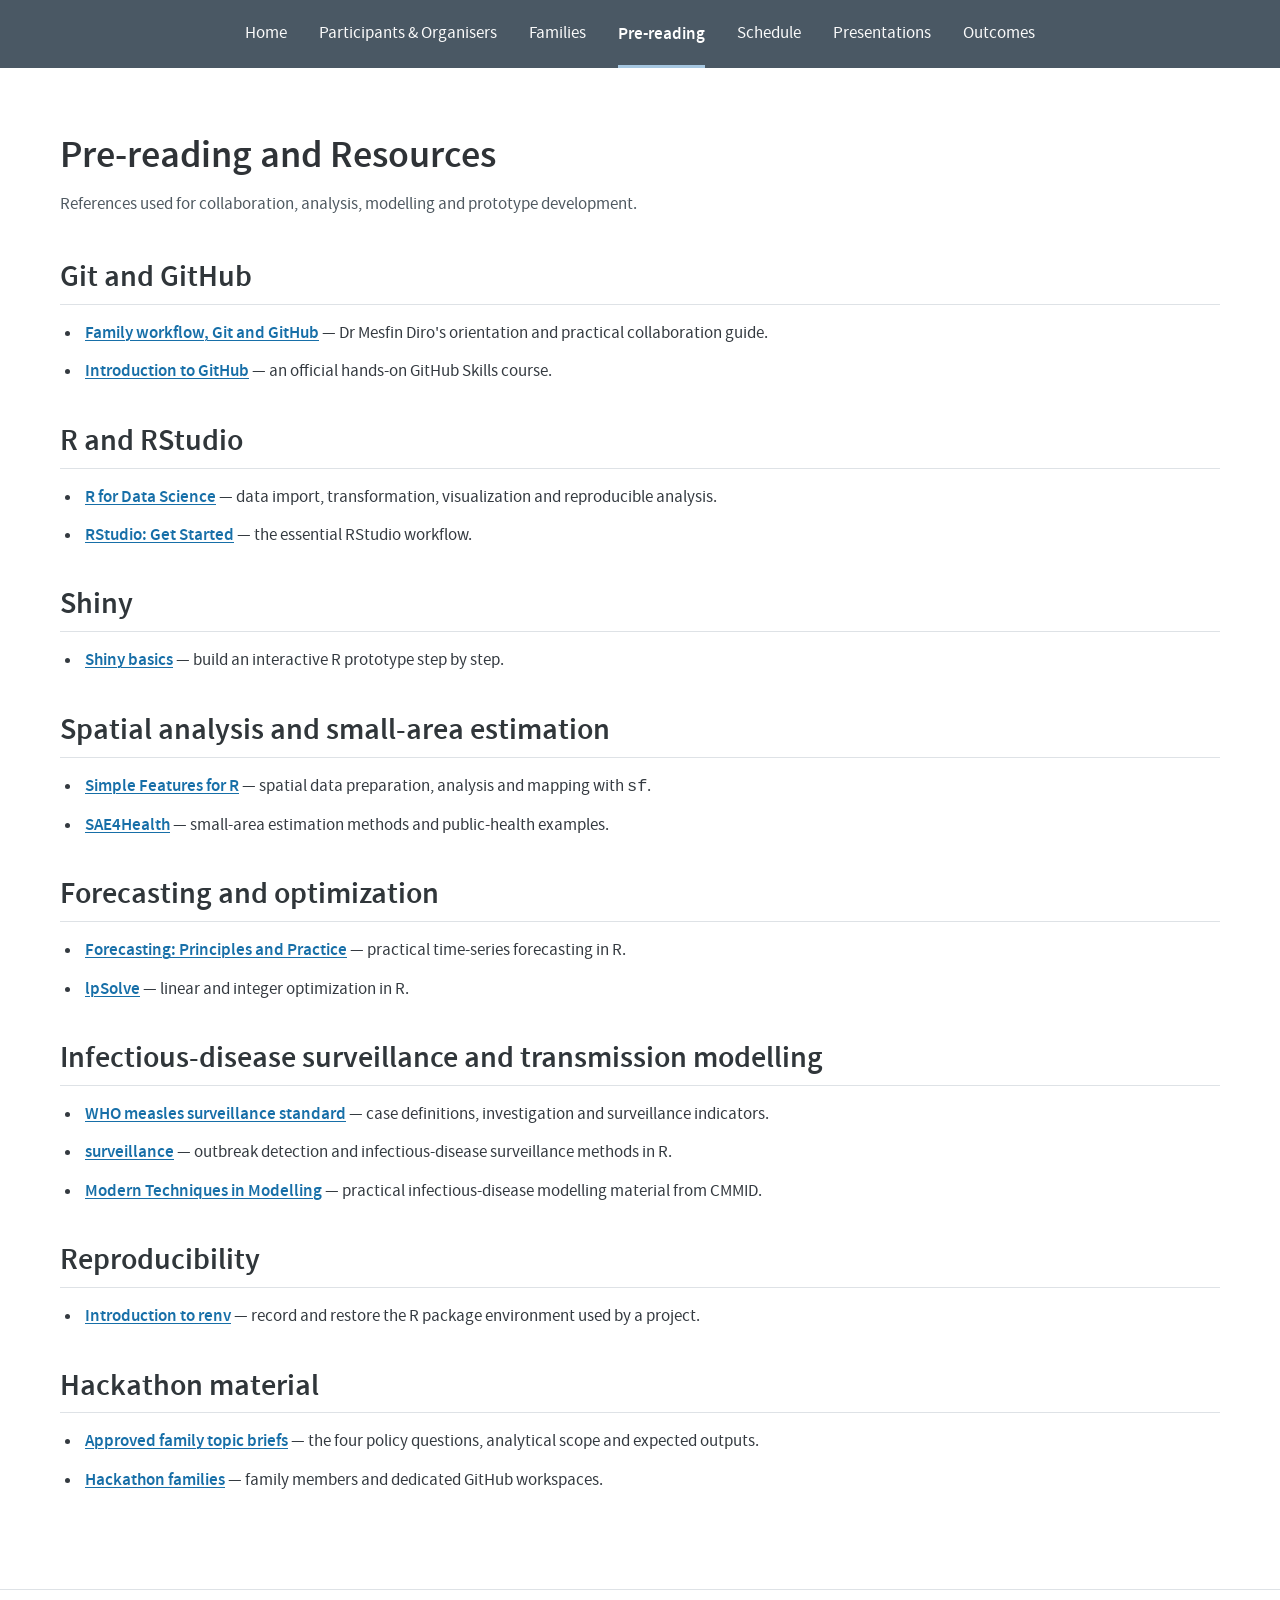
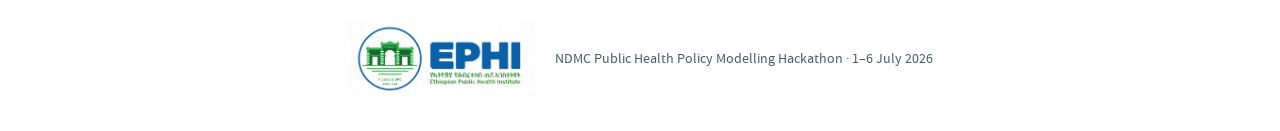
<file: ndmc-public-health-modelling-hackathon/resources.html>
<!DOCTYPE html>
<html lang="en">
<head>
  <meta charset="utf-8">
  <meta name="viewport" content="width=device-width, initial-scale=1">
  <meta name="description" content="Pre-reading on GitHub, R, Shiny, spatial analysis, forecasting and disease modelling for the NDMC Public Health Policy Modelling Hackathon 2026.">
  <meta name="theme-color" content="#4a5864">
  <meta property="og:title" content="Pre-reading | NDMC Hackathon 2026">
  <meta property="og:description" content="Selected GitHub, R, Shiny, spatial analysis, forecasting and disease-modelling resources.">
  <meta property="og:image" content="https://mulerger.github.io/ndmc-public-health-modelling-hackathon/assets/ephi-logo-revised.png">
  <link rel="canonical" href="https://mulerger.github.io/ndmc-public-health-modelling-hackathon/resources.html">
  <link rel="icon" type="image/png" href="assets/ephi-logo-revised.png">
  <link rel="stylesheet" href="assets/styles.css">
  <title>Pre-reading | NDMC Hackathon 2026</title>
</head>
<body>
  <a class="skip-link" href="#main">Skip to main content</a>

  <header class="site-nav">
    <div class="nav-shell">
      <a class="mobile-brand" href="index.html">NDMC Hackathon 2026</a>
      <button class="nav-toggle" type="button" aria-expanded="false" aria-controls="primary-nav" aria-label="Open navigation" data-nav-toggle><span></span></button>
      <nav class="primary-nav" id="primary-nav" aria-label="Main navigation" data-primary-nav>
        <a href="index.html">Home</a>
        <a href="participants.html">Participants &amp; Organisers</a>
        <a href="workspaces.html">Families</a>
        <a href="resources.html" aria-current="page">Pre-reading</a>
        <a href="schedule.html">Schedule</a>
        <a href="presentations.html">Presentations</a>
        <a href="outcomes.html">Outcomes</a>
      </nav>
    </div>
  </header>

  <main class="page" id="main">
    <header class="page-heading">
      <h1>Pre-reading and Resources</h1>
      <p>References used for collaboration, analysis, modelling and prototype development.</p>
    </header>

    <section class="content-section" aria-labelledby="git-title">
      <h2 id="git-title">Git and GitHub</h2>
      <ul class="resource-links">
        <li><a href="slides/participant-orientation.html"><strong>Family workflow, Git and GitHub</strong></a> — Dr Mesfin Diro's orientation and practical collaboration guide.</li>
        <li><a href="https://github.com/skills/introduction-to-github" target="_blank" rel="noopener noreferrer"><strong>Introduction to GitHub</strong></a> — an official hands-on GitHub Skills course.</li>
      </ul>
    </section>

    <section class="content-section" aria-labelledby="r-title">
      <h2 id="r-title">R and RStudio</h2>
      <ul class="resource-links">
        <li><a href="https://r4ds.hadley.nz/" target="_blank" rel="noopener noreferrer"><strong>R for Data Science</strong></a> — data import, transformation, visualization and reproducible analysis.</li>
        <li><a href="https://docs.posit.co/ide/user/ide/get-started/" target="_blank" rel="noopener noreferrer"><strong>RStudio: Get Started</strong></a> — the essential RStudio workflow.</li>
      </ul>
    </section>

    <section class="content-section" aria-labelledby="shiny-title">
      <h2 id="shiny-title">Shiny</h2>
      <ul class="resource-links">
        <li><a href="https://shiny.posit.co/r/getstarted/shiny-basics/lesson1/" target="_blank" rel="noopener noreferrer"><strong>Shiny basics</strong></a> — build an interactive R prototype step by step.</li>
      </ul>
    </section>

    <section class="content-section" aria-labelledby="spatial-title">
      <h2 id="spatial-title">Spatial analysis and small-area estimation</h2>
      <ul class="resource-links">
        <li><a href="https://r-spatial.github.io/sf/" target="_blank" rel="noopener noreferrer"><strong>Simple Features for R</strong></a> — spatial data preparation, analysis and mapping with <code>sf</code>.</li>
        <li><a href="https://sae4health.stat.uw.edu/" target="_blank" rel="noopener noreferrer"><strong>SAE4Health</strong></a> — small-area estimation methods and public-health examples.</li>
      </ul>
    </section>

    <section class="content-section" aria-labelledby="forecasting-title">
      <h2 id="forecasting-title">Forecasting and optimization</h2>
      <ul class="resource-links">
        <li><a href="https://otexts.com/fpp3/" target="_blank" rel="noopener noreferrer"><strong>Forecasting: Principles and Practice</strong></a> — practical time-series forecasting in R.</li>
        <li><a href="https://cran.r-project.org/package=lpSolve" target="_blank" rel="noopener noreferrer"><strong>lpSolve</strong></a> — linear and integer optimization in R.</li>
      </ul>
    </section>

    <section class="content-section" aria-labelledby="measles-title">
      <h2 id="measles-title">Infectious-disease surveillance and transmission modelling</h2>
      <ul class="resource-links">
        <li><a href="https://www.who.int/publications/m/item/vaccine-preventable-diseases-surveillance-standards-measles" target="_blank" rel="noopener noreferrer"><strong>WHO measles surveillance standard</strong></a> — case definitions, investigation and surveillance indicators.</li>
        <li><a href="https://cran.r-project.org/package=surveillance" target="_blank" rel="noopener noreferrer"><strong>surveillance</strong></a> — outbreak detection and infectious-disease surveillance methods in R.</li>
        <li><a href="https://cmmid.github.io/mtm/" target="_blank" rel="noopener noreferrer"><strong>Modern Techniques in Modelling</strong></a> — practical infectious-disease modelling material from CMMID.</li>
      </ul>
    </section>

    <section class="content-section" aria-labelledby="reproducibility-title">
      <h2 id="reproducibility-title">Reproducibility</h2>
      <ul class="resource-links">
        <li><a href="https://rstudio.github.io/renv/articles/renv.html" target="_blank" rel="noopener noreferrer"><strong>Introduction to renv</strong></a> — record and restore the R package environment used by a project.</li>
      </ul>
    </section>

    <section class="content-section" aria-labelledby="topics-title">
      <h2 id="topics-title">Hackathon material</h2>
      <ul class="resource-links">
        <li><a href="challenge-topics.html"><strong>Approved family topic briefs</strong></a> — the four policy questions, analytical scope and expected outputs.</li>
        <li><a href="workspaces.html"><strong>Hackathon families</strong></a> — family members and dedicated GitHub workspaces.</li>
      </ul>
    </section>
  </main>

  <footer class="site-footer">
    <img src="assets/ephi-logo-revised.png" width="1603" height="652" loading="lazy" alt="Ethiopian Public Health Institute">
    <p>NDMC Public Health Policy Modelling Hackathon · 1–6 July 2026</p>
  </footer>

  <script src="assets/site.js"></script>
</body>
</html>
</file>
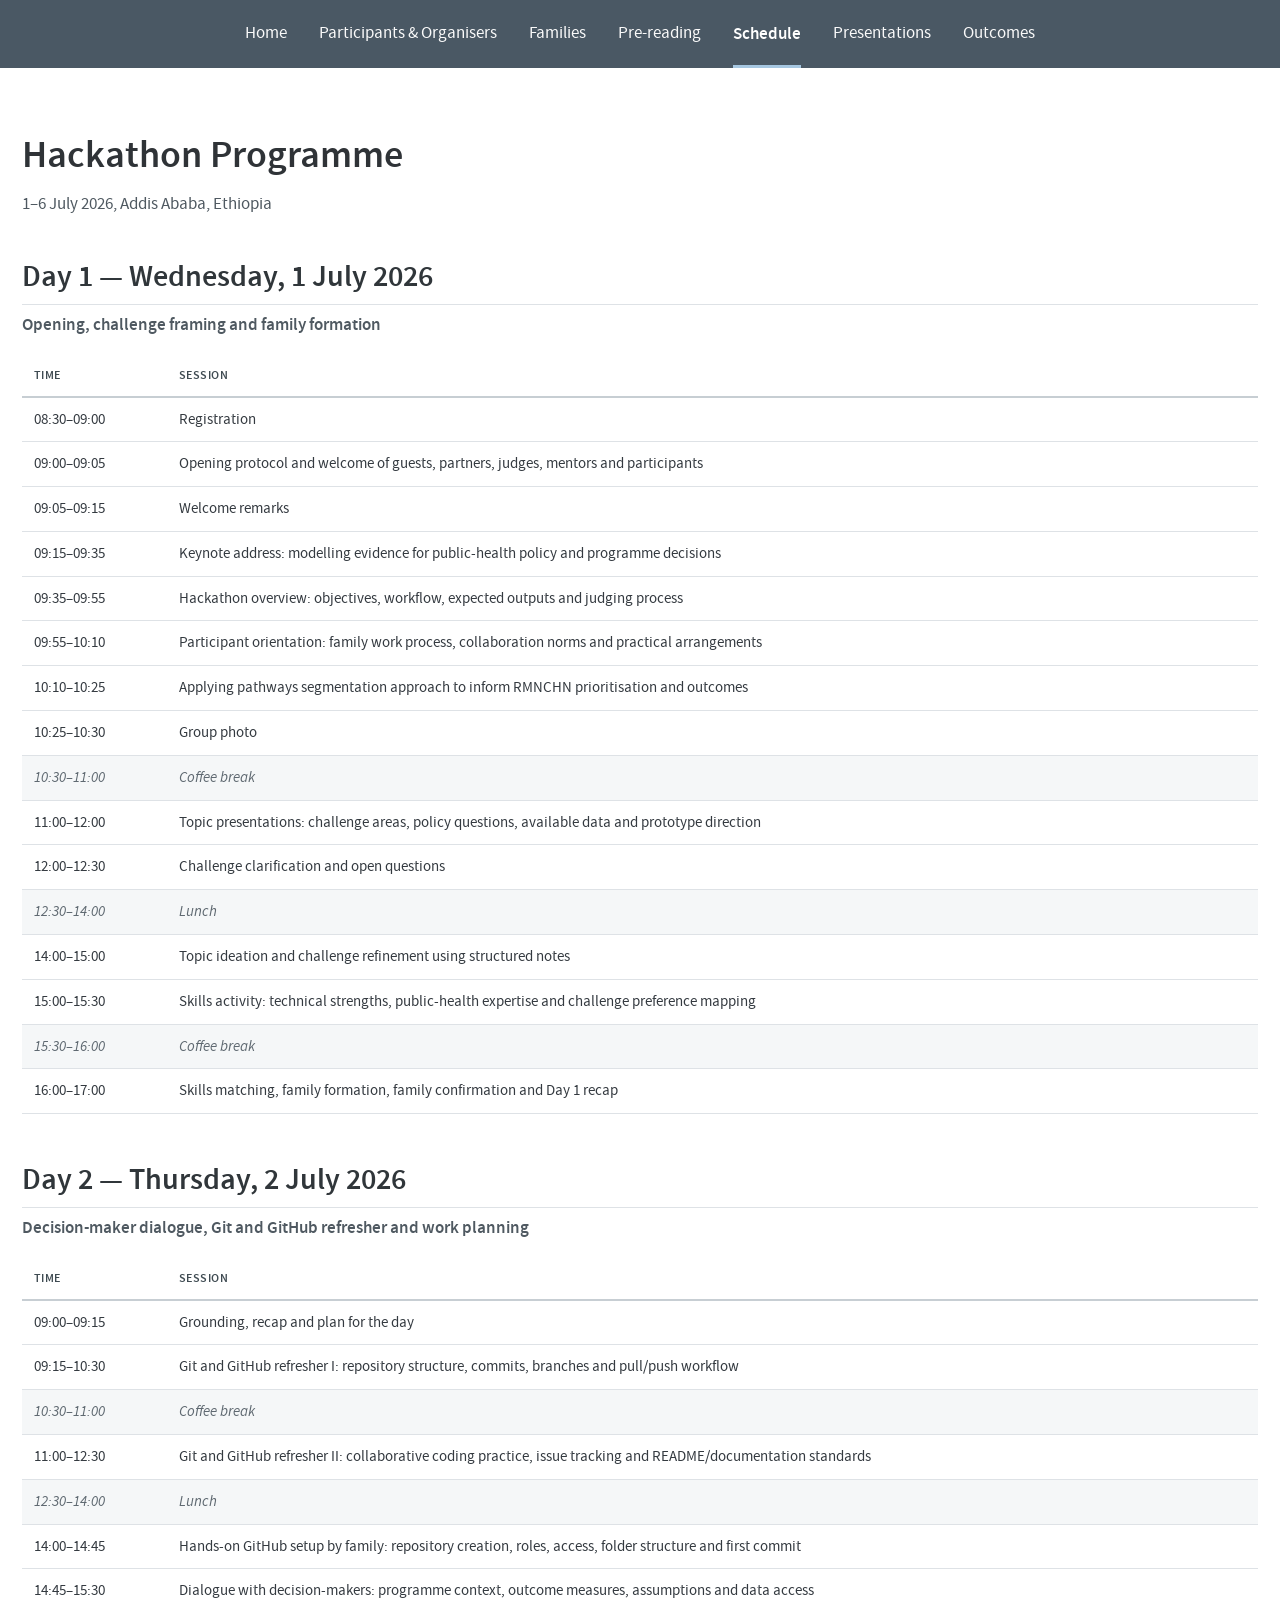
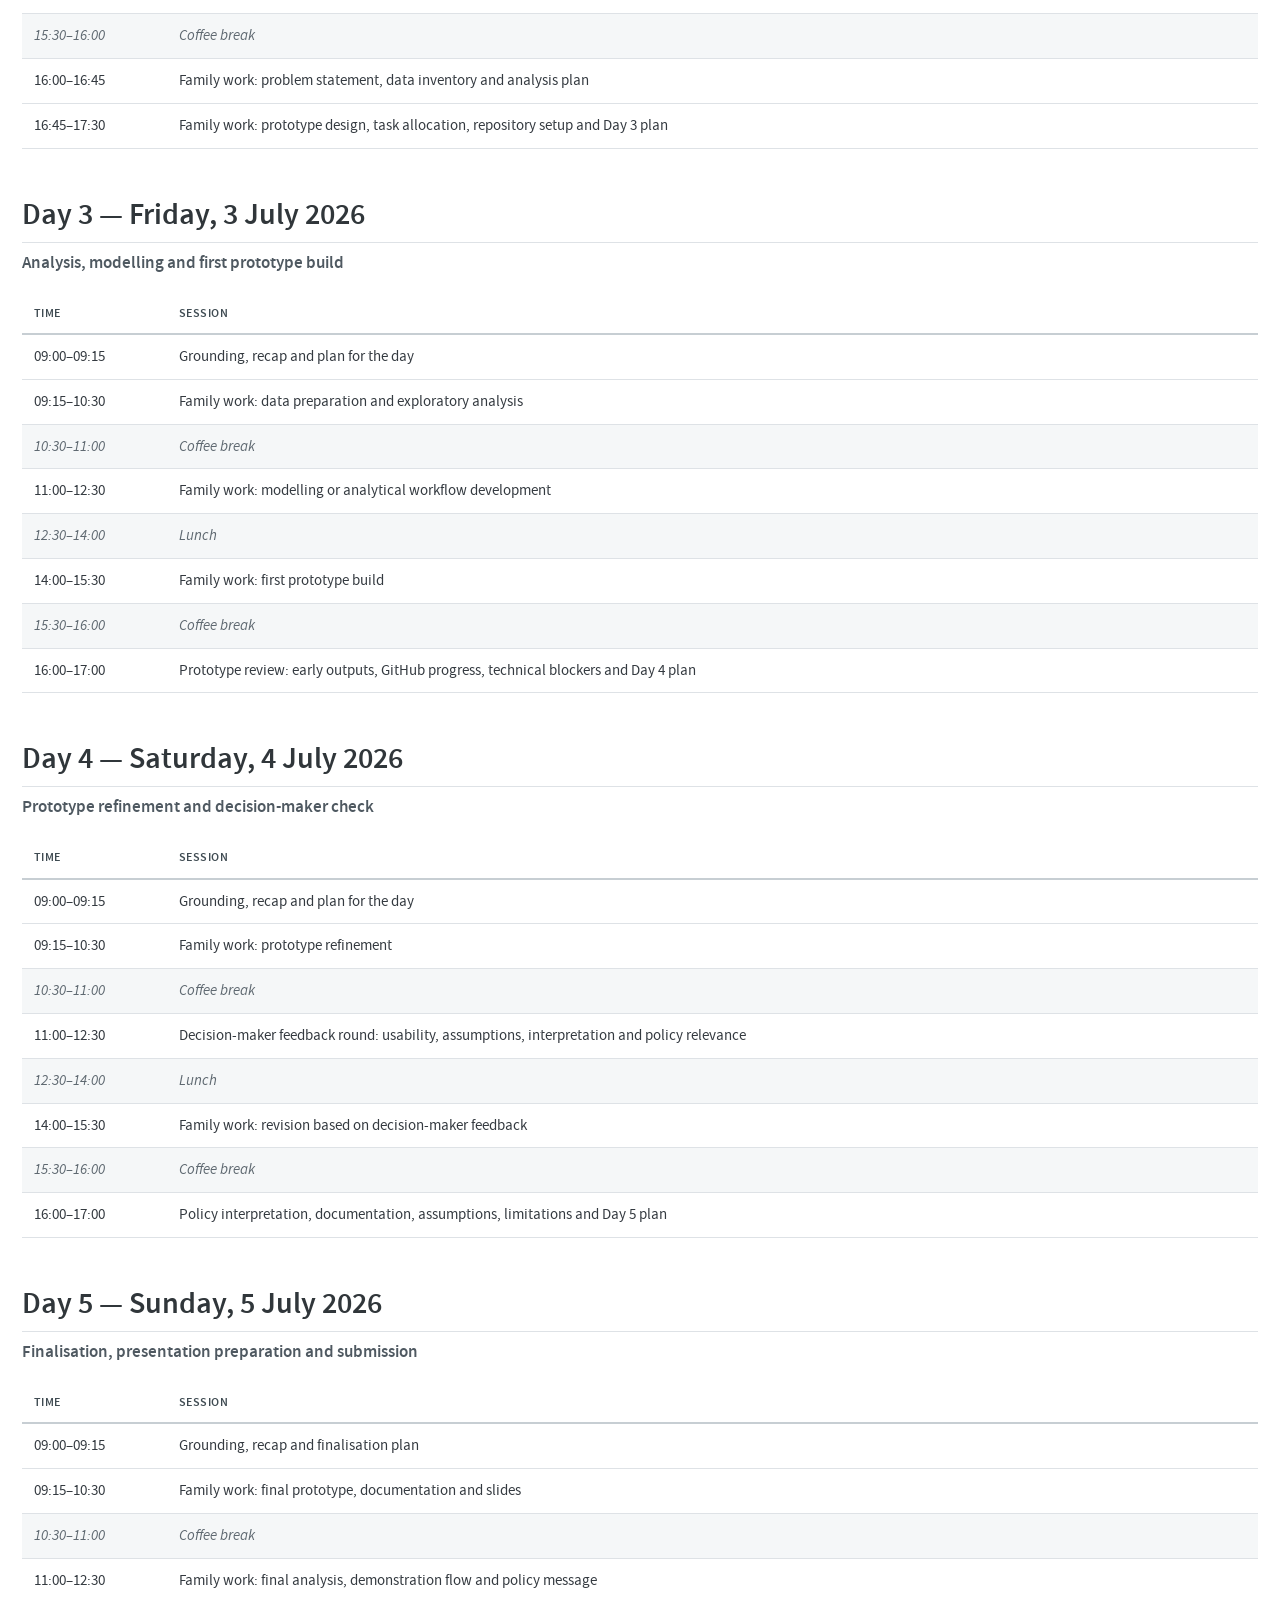
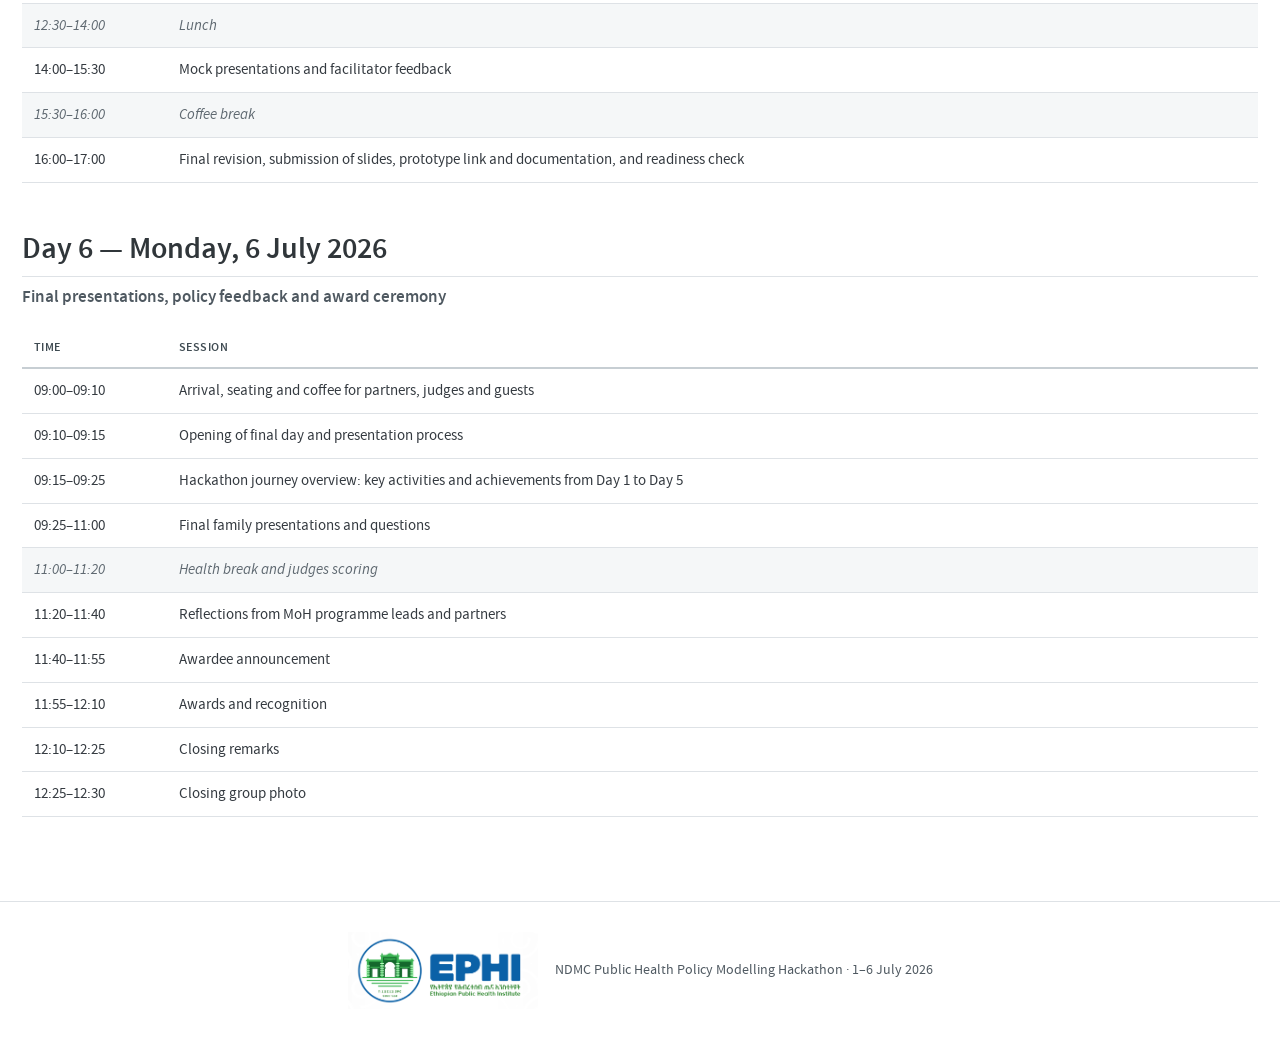
<file: ndmc-public-health-modelling-hackathon/schedule.html>
<!DOCTYPE html>
<html lang="en">
<head>
  <meta charset="utf-8">
  <meta name="viewport" content="width=device-width, initial-scale=1">
  <meta name="description" content="Six-day programme for the NDMC Public Health Policy Modelling Hackathon 2026.">
  <meta name="theme-color" content="#4a5864">
  <meta property="og:title" content="Schedule | NDMC Hackathon 2026">
  <meta property="og:description" content="The complete six-day programme from question framing to final family presentations.">
  <meta property="og:image" content="https://mulerger.github.io/ndmc-public-health-modelling-hackathon/assets/ephi-logo-revised.png">
  <link rel="canonical" href="https://mulerger.github.io/ndmc-public-health-modelling-hackathon/schedule.html">
  <link rel="icon" type="image/png" href="assets/ephi-logo-revised.png">
  <link rel="stylesheet" href="assets/styles.css">
  <title>Schedule | NDMC Hackathon 2026</title>
</head>
<body>
  <a class="skip-link" href="#main">Skip to main content</a>

  <header class="site-nav">
    <div class="nav-shell">
      <a class="mobile-brand" href="index.html">NDMC Hackathon 2026</a>
      <button class="nav-toggle" type="button" aria-expanded="false" aria-controls="primary-nav" aria-label="Open navigation" data-nav-toggle><span></span></button>
      <nav class="primary-nav" id="primary-nav" aria-label="Main navigation" data-primary-nav>
        <a href="index.html">Home</a>
        <a href="participants.html">Participants &amp; Organisers</a>
        <a href="workspaces.html">Families</a>
        <a href="resources.html">Pre-reading</a>
        <a href="schedule.html" aria-current="page">Schedule</a>
        <a href="presentations.html">Presentations</a>
        <a href="outcomes.html">Outcomes</a>
      </nav>
    </div>
  </header>

  <main class="page page-programme" id="main">
    <header class="page-heading">
      <h1>Hackathon Programme</h1>
      <p>1–6 July 2026, Addis Ababa, Ethiopia</p>
    </header>

    <section class="agenda-day" aria-labelledby="day-1-title">
      <h2 id="day-1-title">Day 1 — Wednesday, 1 July 2026</h2>
      <p class="day-theme">Opening, challenge framing and family formation</p>
      <div class="table-scroll">
        <table class="agenda-table">
          <thead><tr><th scope="col">Time</th><th scope="col">Session</th></tr></thead>
          <tbody>
            <tr><td>08:30–09:00</td><td>Registration</td></tr>
            <tr><td>09:00–09:05</td><td>Opening protocol and welcome of guests, partners, judges, mentors and participants</td></tr>
            <tr><td>09:05–09:15</td><td>Welcome remarks</td></tr>
            <tr><td>09:15–09:35</td><td>Keynote address: modelling evidence for public-health policy and programme decisions</td></tr>
            <tr><td>09:35–09:55</td><td>Hackathon overview: objectives, workflow, expected outputs and judging process</td></tr>
            <tr><td>09:55–10:10</td><td>Participant orientation: family work process, collaboration norms and practical arrangements</td></tr>
            <tr><td>10:10–10:25</td><td>Applying pathways segmentation approach to inform RMNCHN prioritisation and outcomes</td></tr>
            <tr><td>10:25–10:30</td><td>Group photo</td></tr>
            <tr class="break-row"><td>10:30–11:00</td><td>Coffee break</td></tr>
            <tr><td>11:00–12:00</td><td>Topic presentations: challenge areas, policy questions, available data and prototype direction</td></tr>
            <tr><td>12:00–12:30</td><td>Challenge clarification and open questions</td></tr>
            <tr class="break-row"><td>12:30–14:00</td><td>Lunch</td></tr>
            <tr><td>14:00–15:00</td><td>Topic ideation and challenge refinement using structured notes</td></tr>
            <tr><td>15:00–15:30</td><td>Skills activity: technical strengths, public-health expertise and challenge preference mapping</td></tr>
            <tr class="break-row"><td>15:30–16:00</td><td>Coffee break</td></tr>
            <tr><td>16:00–17:00</td><td>Skills matching, family formation, family confirmation and Day 1 recap</td></tr>
          </tbody>
        </table>
      </div>
    </section>

    <section class="agenda-day" aria-labelledby="day-2-title">
      <h2 id="day-2-title">Day 2 — Thursday, 2 July 2026</h2>
      <p class="day-theme">Decision-maker dialogue, Git and GitHub refresher and work planning</p>
      <div class="table-scroll">
        <table class="agenda-table">
          <thead><tr><th scope="col">Time</th><th scope="col">Session</th></tr></thead>
          <tbody>
            <tr><td>09:00–09:15</td><td>Grounding, recap and plan for the day</td></tr>
            <tr><td>09:15–10:30</td><td>Git and GitHub refresher I: repository structure, commits, branches and pull/push workflow</td></tr>
            <tr class="break-row"><td>10:30–11:00</td><td>Coffee break</td></tr>
            <tr><td>11:00–12:30</td><td>Git and GitHub refresher II: collaborative coding practice, issue tracking and README/documentation standards</td></tr>
            <tr class="break-row"><td>12:30–14:00</td><td>Lunch</td></tr>
            <tr><td>14:00–14:45</td><td>Hands-on GitHub setup by family: repository creation, roles, access, folder structure and first commit</td></tr>
            <tr><td>14:45–15:30</td><td>Dialogue with decision-makers: programme context, outcome measures, assumptions and data access</td></tr>
            <tr class="break-row"><td>15:30–16:00</td><td>Coffee break</td></tr>
            <tr><td>16:00–16:45</td><td>Family work: problem statement, data inventory and analysis plan</td></tr>
            <tr><td>16:45–17:30</td><td>Family work: prototype design, task allocation, repository setup and Day 3 plan</td></tr>
          </tbody>
        </table>
      </div>
    </section>

    <section class="agenda-day" aria-labelledby="day-3-title">
      <h2 id="day-3-title">Day 3 — Friday, 3 July 2026</h2>
      <p class="day-theme">Analysis, modelling and first prototype build</p>
      <div class="table-scroll">
        <table class="agenda-table">
          <thead><tr><th scope="col">Time</th><th scope="col">Session</th></tr></thead>
          <tbody>
            <tr><td>09:00–09:15</td><td>Grounding, recap and plan for the day</td></tr>
            <tr><td>09:15–10:30</td><td>Family work: data preparation and exploratory analysis</td></tr>
            <tr class="break-row"><td>10:30–11:00</td><td>Coffee break</td></tr>
            <tr><td>11:00–12:30</td><td>Family work: modelling or analytical workflow development</td></tr>
            <tr class="break-row"><td>12:30–14:00</td><td>Lunch</td></tr>
            <tr><td>14:00–15:30</td><td>Family work: first prototype build</td></tr>
            <tr class="break-row"><td>15:30–16:00</td><td>Coffee break</td></tr>
            <tr><td>16:00–17:00</td><td>Prototype review: early outputs, GitHub progress, technical blockers and Day 4 plan</td></tr>
          </tbody>
        </table>
      </div>
    </section>

    <section class="agenda-day" aria-labelledby="day-4-title">
      <h2 id="day-4-title">Day 4 — Saturday, 4 July 2026</h2>
      <p class="day-theme">Prototype refinement and decision-maker check</p>
      <div class="table-scroll">
        <table class="agenda-table">
          <thead><tr><th scope="col">Time</th><th scope="col">Session</th></tr></thead>
          <tbody>
            <tr><td>09:00–09:15</td><td>Grounding, recap and plan for the day</td></tr>
            <tr><td>09:15–10:30</td><td>Family work: prototype refinement</td></tr>
            <tr class="break-row"><td>10:30–11:00</td><td>Coffee break</td></tr>
            <tr><td>11:00–12:30</td><td>Decision-maker feedback round: usability, assumptions, interpretation and policy relevance</td></tr>
            <tr class="break-row"><td>12:30–14:00</td><td>Lunch</td></tr>
            <tr><td>14:00–15:30</td><td>Family work: revision based on decision-maker feedback</td></tr>
            <tr class="break-row"><td>15:30–16:00</td><td>Coffee break</td></tr>
            <tr><td>16:00–17:00</td><td>Policy interpretation, documentation, assumptions, limitations and Day 5 plan</td></tr>
          </tbody>
        </table>
      </div>
    </section>

    <section class="agenda-day" aria-labelledby="day-5-title">
      <h2 id="day-5-title">Day 5 — Sunday, 5 July 2026</h2>
      <p class="day-theme">Finalisation, presentation preparation and submission</p>
      <div class="table-scroll">
        <table class="agenda-table">
          <thead><tr><th scope="col">Time</th><th scope="col">Session</th></tr></thead>
          <tbody>
            <tr><td>09:00–09:15</td><td>Grounding, recap and finalisation plan</td></tr>
            <tr><td>09:15–10:30</td><td>Family work: final prototype, documentation and slides</td></tr>
            <tr class="break-row"><td>10:30–11:00</td><td>Coffee break</td></tr>
            <tr><td>11:00–12:30</td><td>Family work: final analysis, demonstration flow and policy message</td></tr>
            <tr class="break-row"><td>12:30–14:00</td><td>Lunch</td></tr>
            <tr><td>14:00–15:30</td><td>Mock presentations and facilitator feedback</td></tr>
            <tr class="break-row"><td>15:30–16:00</td><td>Coffee break</td></tr>
            <tr><td>16:00–17:00</td><td>Final revision, submission of slides, prototype link and documentation, and readiness check</td></tr>
          </tbody>
        </table>
      </div>
    </section>

    <section class="agenda-day" aria-labelledby="day-6-title">
      <h2 id="day-6-title">Day 6 — Monday, 6 July 2026</h2>
      <p class="day-theme">Final presentations, policy feedback and award ceremony</p>
      <div class="table-scroll">
        <table class="agenda-table">
          <thead><tr><th scope="col">Time</th><th scope="col">Session</th></tr></thead>
          <tbody>
            <tr><td>09:00–09:10</td><td>Arrival, seating and coffee for partners, judges and guests</td></tr>
            <tr><td>09:10–09:15</td><td>Opening of final day and presentation process</td></tr>
            <tr><td>09:15–09:25</td><td>Hackathon journey overview: key activities and achievements from Day 1 to Day 5</td></tr>
            <tr><td>09:25–11:00</td><td>Final family presentations and questions</td></tr>
            <tr class="break-row"><td>11:00–11:20</td><td>Health break and judges scoring</td></tr>
            <tr><td>11:20–11:40</td><td>Reflections from MoH programme leads and partners</td></tr>
            <tr><td>11:40–11:55</td><td>Awardee announcement</td></tr>
            <tr><td>11:55–12:10</td><td>Awards and recognition</td></tr>
            <tr><td>12:10–12:25</td><td>Closing remarks</td></tr>
            <tr><td>12:25–12:30</td><td>Closing group photo</td></tr>
          </tbody>
        </table>
      </div>
    </section>
  </main>

  <footer class="site-footer">
    <img src="assets/ephi-logo-revised.png" width="1603" height="652" loading="lazy" alt="Ethiopian Public Health Institute">
    <p>NDMC Public Health Policy Modelling Hackathon · 1–6 July 2026</p>
  </footer>

  <script src="assets/site.js"></script>
</body>
</html>
</file>
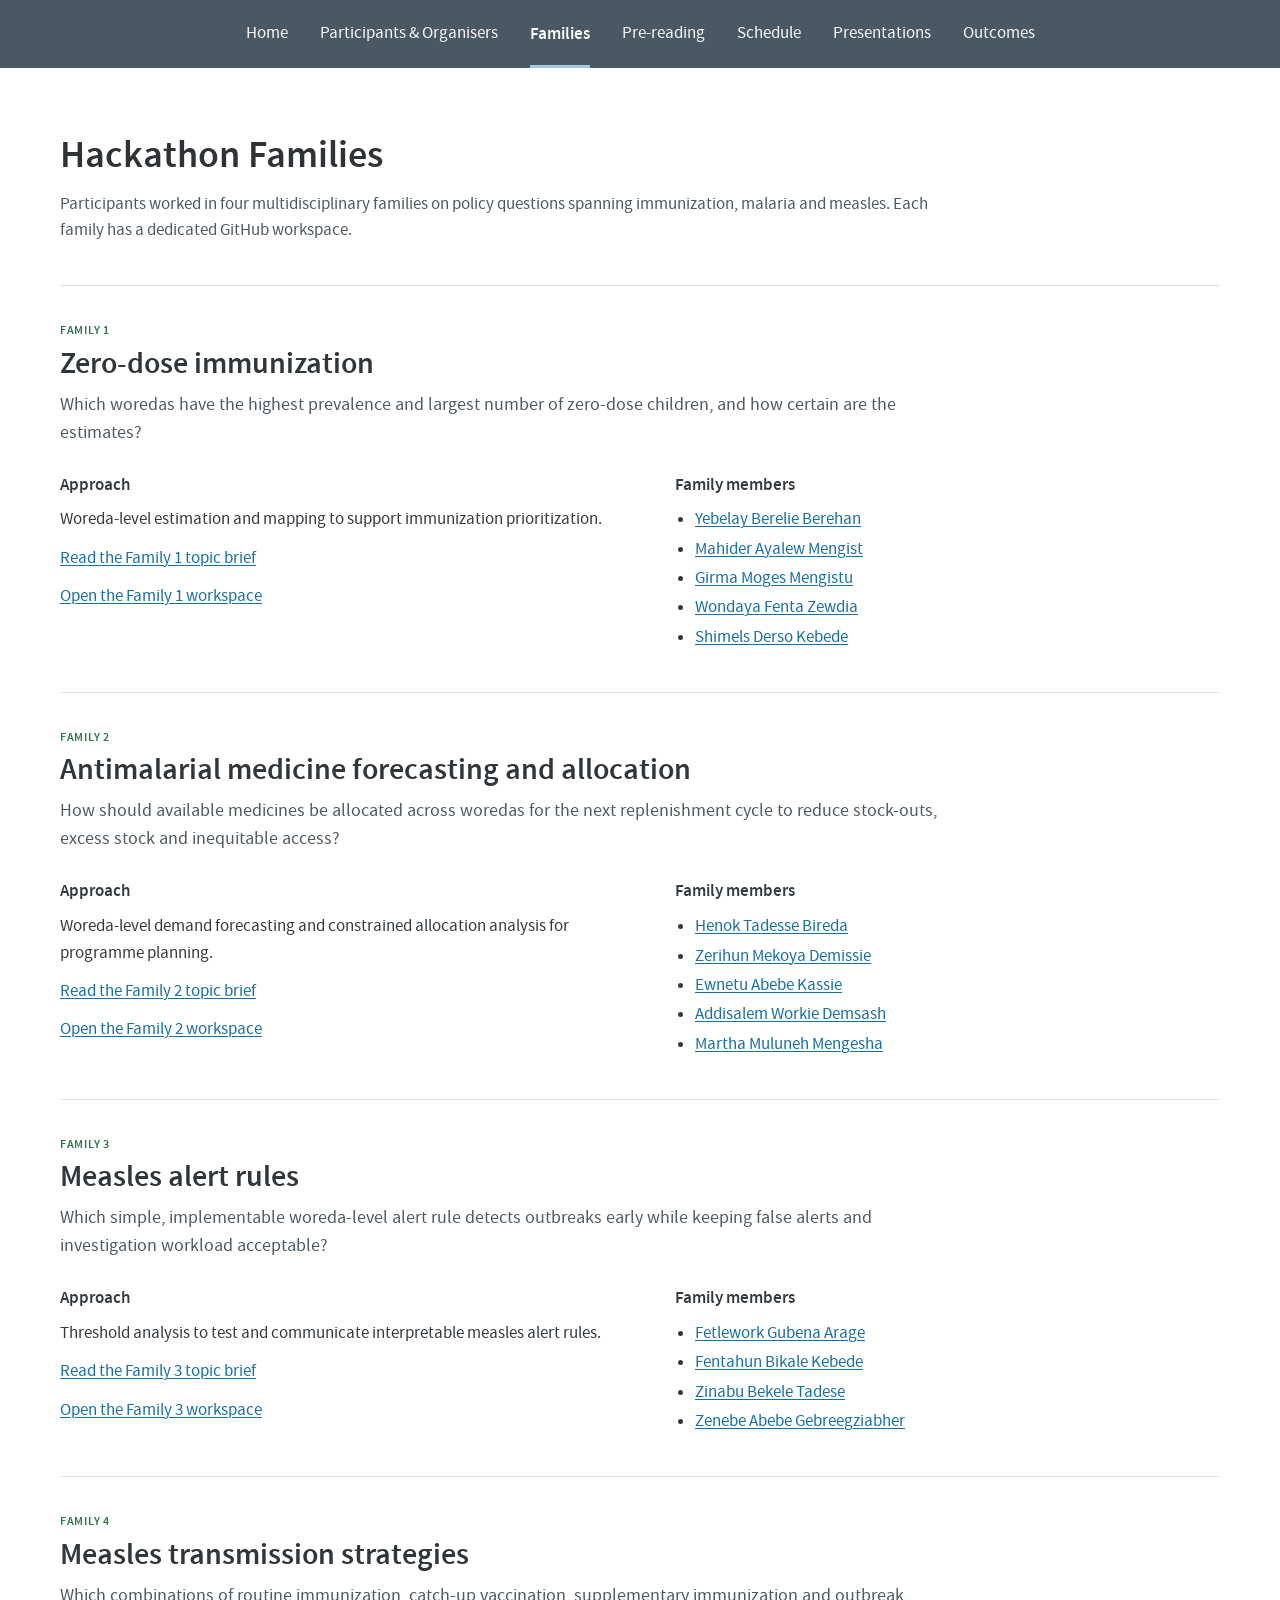
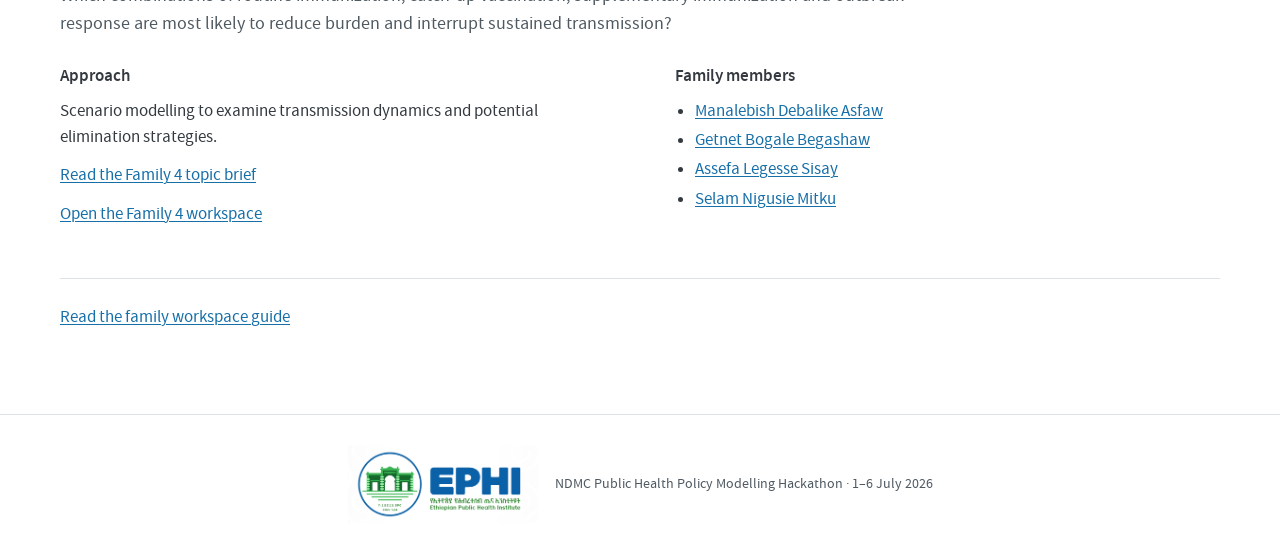
<file: ndmc-public-health-modelling-hackathon/workspaces.html>
<!DOCTYPE html>
<html lang="en">
<head>
  <meta charset="utf-8">
  <meta name="viewport" content="width=device-width, initial-scale=1">
  <meta name="description" content="The four families of the NDMC Public Health Policy Modelling Hackathon 2026.">
  <meta name="theme-color" content="#4a5864">
  <meta property="og:title" content="Hackathon Families | NDMC Hackathon 2026">
  <meta property="og:description" content="The four public-health policy questions, family members and GitHub workspaces.">
  <meta property="og:image" content="https://mulerger.github.io/ndmc-public-health-modelling-hackathon/assets/ephi-logo-revised.png">
  <link rel="canonical" href="https://mulerger.github.io/ndmc-public-health-modelling-hackathon/workspaces.html">
  <link rel="icon" type="image/png" href="assets/ephi-logo-revised.png">
  <link rel="stylesheet" href="assets/styles.css">
  <title>Hackathon Families | NDMC Hackathon 2026</title>
</head>
<body>
  <a class="skip-link" href="#main">Skip to main content</a>

  <header class="site-nav">
    <div class="nav-shell">
      <a class="mobile-brand" href="index.html">NDMC Hackathon 2026</a>
      <button class="nav-toggle" type="button" aria-expanded="false" aria-controls="primary-nav" aria-label="Open navigation" data-nav-toggle><span></span></button>
      <nav class="primary-nav" id="primary-nav" aria-label="Main navigation" data-primary-nav>
        <a href="index.html">Home</a>
        <a href="participants.html">Participants &amp; Organisers</a>
        <a href="workspaces.html" aria-current="page">Families</a>
        <a href="resources.html">Pre-reading</a>
        <a href="schedule.html">Schedule</a>
        <a href="presentations.html">Presentations</a>
        <a href="outcomes.html">Outcomes</a>
      </nav>
    </div>
  </header>

  <main class="page" id="main">
    <header class="page-heading">
      <h1>Hackathon Families</h1>
      <p>Participants worked in four multidisciplinary families on policy questions spanning immunization, malaria and measles. Each family has a dedicated GitHub workspace.</p>
    </header>

    <section class="family-entry" id="family-1" aria-labelledby="family-1-title">
      <p class="family-number">Family 1</p>
      <h2 id="family-1-title">Zero-dose immunization</h2>
      <p class="family-question">Which woredas have the highest prevalence and largest number of zero-dose children, and how certain are the estimates?</p>
      <div class="family-details">
        <div>
          <h3>Approach</h3>
          <p>Woreda-level estimation and mapping to support immunization prioritization.</p>
          <p><a href="challenge-topics.html#family-1">Read the Family 1 topic brief</a></p>
          <p><a href="https://github.com/mulerger/mulerger.github.io/tree/family-zero-dose/family-workspace" target="_blank" rel="noopener noreferrer">Open the Family 1 workspace</a></p>
        </div>
        <div>
          <h3>Family members</h3>
          <ul class="member-links">
            <li><a href="participants.html#yebelay-berelie-berehan">Yebelay Berelie Berehan</a></li>
            <li><a href="participants.html#mahider-ayalew-mengist">Mahider Ayalew Mengist</a></li>
            <li><a href="participants.html#girma-moges-mengistu">Girma Moges Mengistu</a></li>
            <li><a href="participants.html#wondaya-fenta-zewdia">Wondaya Fenta Zewdia</a></li>
            <li><a href="participants.html#shimels-derso-kebede">Shimels Derso Kebede</a></li>
          </ul>
        </div>
      </div>
    </section>

    <section class="family-entry" id="family-2" aria-labelledby="family-2-title">
      <p class="family-number">Family 2</p>
      <h2 id="family-2-title">Antimalarial medicine forecasting and allocation</h2>
      <p class="family-question">How should available medicines be allocated across woredas for the next replenishment cycle to reduce stock-outs, excess stock and inequitable access?</p>
      <div class="family-details">
        <div>
          <h3>Approach</h3>
          <p>Woreda-level demand forecasting and constrained allocation analysis for programme planning.</p>
          <p><a href="challenge-topics.html#family-2">Read the Family 2 topic brief</a></p>
          <p><a href="https://github.com/mulerger/mulerger.github.io/tree/family-antimalarial/family-workspace" target="_blank" rel="noopener noreferrer">Open the Family 2 workspace</a></p>
        </div>
        <div>
          <h3>Family members</h3>
          <ul class="member-links">
            <li><a href="participants.html#henok-tadesse-bireda">Henok Tadesse Bireda</a></li>
            <li><a href="participants.html#zerihun-mekoya-demissie">Zerihun Mekoya Demissie</a></li>
            <li><a href="participants.html#ewnetu-abebe-kassie">Ewnetu Abebe Kassie</a></li>
            <li><a href="participants.html#addisalem-workie-demsash">Addisalem Workie Demsash</a></li>
            <li><a href="participants.html#martha-muluneh-mengesha">Martha Muluneh Mengesha</a></li>
          </ul>
        </div>
      </div>
    </section>

    <section class="family-entry" id="family-3" aria-labelledby="family-3-title">
      <p class="family-number">Family 3</p>
      <h2 id="family-3-title">Measles alert rules</h2>
      <p class="family-question">Which simple, implementable woreda-level alert rule detects outbreaks early while keeping false alerts and investigation workload acceptable?</p>
      <div class="family-details">
        <div>
          <h3>Approach</h3>
          <p>Threshold analysis to test and communicate interpretable measles alert rules.</p>
          <p><a href="challenge-topics.html#family-3">Read the Family 3 topic brief</a></p>
          <p><a href="https://github.com/mulerger/mulerger.github.io/tree/family-measles-alert/family-workspace" target="_blank" rel="noopener noreferrer">Open the Family 3 workspace</a></p>
        </div>
        <div>
          <h3>Family members</h3>
          <ul class="member-links">
            <li><a href="participants.html#fetlework-gubena-arage">Fetlework Gubena Arage</a></li>
            <li><a href="participants.html#fentahun-bikale-kebede">Fentahun Bikale Kebede</a></li>
            <li><a href="participants.html#zinabu-bekele-tadese">Zinabu Bekele Tadese</a></li>
            <li><a href="participants.html#zenebe-abebe-gebreegziabher">Zenebe Abebe Gebreegziabher</a></li>
          </ul>
        </div>
      </div>
    </section>

    <section class="family-entry" id="family-4" aria-labelledby="family-4-title">
      <p class="family-number">Family 4</p>
      <h2 id="family-4-title">Measles transmission strategies</h2>
      <p class="family-question">Which combinations of routine immunization, catch-up vaccination, supplementary immunization and outbreak response are most likely to reduce burden and interrupt sustained transmission?</p>
      <div class="family-details">
        <div>
          <h3>Approach</h3>
          <p>Scenario modelling to examine transmission dynamics and potential elimination strategies.</p>
          <p><a href="challenge-topics.html#family-4">Read the Family 4 topic brief</a></p>
          <p><a href="https://github.com/mulerger/mulerger.github.io/tree/family-measles-transmission/family-workspace" target="_blank" rel="noopener noreferrer">Open the Family 4 workspace</a></p>
        </div>
        <div>
          <h3>Family members</h3>
          <ul class="member-links">
            <li><a href="participants.html#manalebish-debalike-asfaw">Manalebish Debalike Asfaw</a></li>
            <li><a href="participants.html#getnet-bogale-begashaw">Getnet Bogale Begashaw</a></li>
            <li><a href="participants.html#assefa-legesse-sisay">Assefa Legesse Sisay</a></li>
            <li><a href="participants.html#selam-nigusie-mitku">Selam Nigusie Mitku</a></li>
          </ul>
        </div>
      </div>
    </section>

    <p class="workspace-guide"><a href="https://github.com/mulerger/mulerger.github.io/blob/hackathon-workspaces/HACKATHON_WORKSPACES.md" target="_blank" rel="noopener noreferrer">Read the family workspace guide</a></p>
  </main>

  <footer class="site-footer">
    <img src="assets/ephi-logo-revised.png" width="1603" height="652" loading="lazy" alt="Ethiopian Public Health Institute">
    <p>NDMC Public Health Policy Modelling Hackathon · 1–6 July 2026</p>
  </footer>

  <script src="assets/site.js"></script>
</body>
</html>
</file>
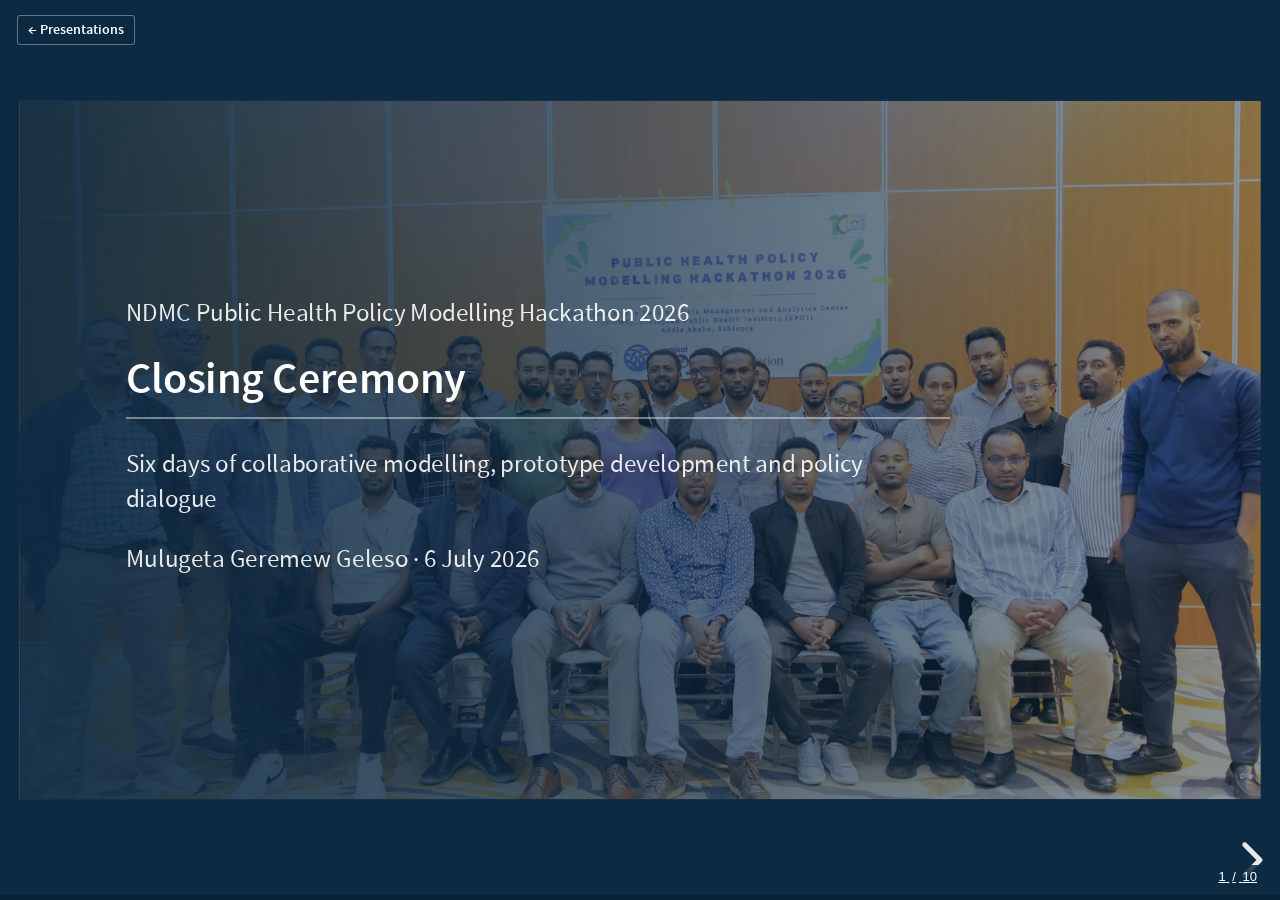
<file: ndmc-public-health-modelling-hackathon/slides/closing-ceremony.html>
<!DOCTYPE html>
<html lang="en">
<head>
  <meta charset="utf-8">
  <meta name="viewport" content="width=device-width, initial-scale=1">
  <meta name="description" content="Web presentation: closing ceremony and six-day review of the NDMC Public Health Policy Modelling Hackathon 2026.">
  <link rel="icon" type="image/png" href="../assets/ephi-logo-revised.png">
  <link rel="stylesheet" href="../assets/vendor/reveal/reveal.css">
  <link rel="stylesheet" href="../assets/presentations.css">
  <title>Closing Ceremony | NDMC Hackathon 2026</title>
</head>
<body>
  <a class="deck-back" href="../presentations.html">← Presentations</a>

  <div class="reveal">
    <div class="slides">
      <section class="photo-full">
        <img src="../assets/presentation-photos/group-photo.webp" width="1800" height="1201" alt="Hackathon participants, facilitators and organisers">
        <div class="photo-overlay">
          <p class="deck-kicker">NDMC Public Health Policy Modelling Hackathon 2026</p>
          <h2>Closing Ceremony</h2>
          <p>Six days of collaborative modelling, prototype development and policy dialogue</p>
          <p class="deck-presenter">Mulugeta Geremew Geleso · 6 July 2026</p>
        </div>
      </section>

      <section>
        <p class="eyebrow">Six-day journey</p>
        <h2>From policy questions to final demonstrations</h2>
        <div class="decision-path">
          <div>Policy questions</div>
          <div>Families</div>
          <div>Prototypes</div>
          <div>Policy feedback</div>
          <div>Final demonstration</div>
        </div>
        <p class="note">The sprint linked programme priorities with technical work, review and practical next steps.</p>
      </section>

      <section>
        <p class="eyebrow">Day 1 · 1 July</p>
        <h2>Opening to family formation</h2>
        <div class="two-column wide-photo">
          <div>
            <ul class="check-list">
              <li>Opening, welcome remarks and keynote</li>
              <li>Four family topics introduced and clarified</li>
              <li>Technical strengths and policy experience mapped</li>
              <li>Families confirmed with a Day 2 workplan</li>
            </ul>
          </div>
          <figure class="photo-frame photo-frame--portrait">
            <img src="../assets/presentation-photos/dr-mesay-opening.jpg" width="1186" height="1280" alt="Dr Mesay delivering the opening remarks">
            <figcaption>Opening remarks — Dr Mesay</figcaption>
          </figure>
        </div>
      </section>

      <section>
        <p class="eyebrow">Day 2 · 2 July</p>
        <h2>From topic interest to a working plan</h2>
        <div class="two-column wide-photo">
          <figure class="photo-frame">
            <img src="../assets/presentation-photos/venue-room.webp" width="1280" height="960" alt="Hackathon room prepared for family work">
            <figcaption>The shared working room before the family sessions</figcaption>
          </figure>
          <div>
            <h3>Technical setup</h3>
            <p>Git and GitHub refresher, repositories, commits, branches and collaborative review.</p>
            <h3>Programme dialogue</h3>
            <p>Decision-makers clarified the context, outcome measures, assumptions and available data.</p>
            <p class="note">Each family left with a problem statement, data inventory, prototype design and task allocation.</p>
          </div>
        </div>
      </section>

      <section>
        <p class="eyebrow">Day 3 · 3 July</p>
        <h2>Data work and the first prototype</h2>
        <div class="two-column wide-photo">
          <div>
            <div class="rule-block"><h3>Data preparation</h3><p>Cleaning, harmonization and exploratory analysis</p></div>
            <div class="rule-block"><h3>Analytical workflow</h3><p>Model, map, threshold, allocation or scenario logic</p></div>
            <div class="rule-block"><h3>First prototype</h3><p>Early output reviewed for blockers and next steps</p></div>
          </div>
          <figure class="photo-frame">
            <img src="../assets/presentation-photos/family-working-1.webp" width="1800" height="1125" alt="A hackathon family working together around laptops and a large screen">
            <figcaption>Family members reviewing data and analytical outputs</figcaption>
          </figure>
        </div>
      </section>

      <section>
        <p class="eyebrow">Day 4 · 4 July</p>
        <h2>Decision-maker check and refinement</h2>
        <div class="two-column wide-photo">
          <figure class="photo-frame">
            <img src="../assets/presentation-photos/family-working-2.webp" width="1280" height="960" alt="A hackathon family discussing its analysis around a table">
            <figcaption>Programme and technical perspectives brought into one review</figcaption>
          </figure>
          <div>
            <div class="stacked-flow">
              <div><h3>Refine</h3><p>Improve the prototype and interpretation.</p></div>
              <div><h3>Review</h3><p>Test usability, assumptions and policy relevance.</p></div>
              <div><h3>Revise</h3><p>Respond to feedback and clarify the next action.</p></div>
            </div>
          </div>
        </div>
      </section>

      <section>
        <p class="eyebrow">Day 5 · 5 July</p>
        <h2>Finalisation and readiness</h2>
        <div class="two-column wide-photo">
          <div>
            <ul class="check-list">
              <li>Final prototype and documentation</li>
              <li>Final analysis and demonstration flow</li>
              <li>Policy message for programme users</li>
              <li>Mock presentation and facilitator feedback</li>
              <li>Final revision and readiness check</li>
            </ul>
          </div>
          <figure class="photo-frame">
            <img src="../assets/presentation-photos/presenter-room.webp" width="1280" height="960" alt="A participant rehearsing a presentation in the hackathon room">
            <figcaption>Presentation rehearsal and final technical checks</figcaption>
          </figure>
        </div>
      </section>

      <section>
        <p class="eyebrow">Day 6 · 6 July</p>
        <h2>Final presentations, reflection and recognition</h2>
        <div class="two-column">
          <ul class="check-list">
            <li>Opening of the final day</li>
            <li>Final family presentations and questions</li>
            <li>Programme and partner reflections</li>
          </ul>
          <ul class="check-list">
            <li>Hacker awards and recognition</li>
            <li>Certification and closing remarks</li>
            <li>Closing group photo</li>
          </ul>
        </div>
      </section>

      <section>
        <p class="eyebrow">Final presentations</p>
        <h2>Listen for four things</h2>
        <div class="four-column">
          <div class="rule-block"><h3>Question</h3><p>Which decision or prioritization problem is being addressed?</p></div>
          <div class="rule-block"><h3>Data</h3><p>Which sources were used, and what quality limits remain?</p></div>
          <div class="rule-block"><h3>Prototype</h3><p>What can be demonstrated now?</p></div>
          <div class="rule-block"><h3>Use</h3><p>What should be refined, repeated or adopted next?</p></div>
        </div>
      </section>

      <section class="photo-full">
        <img src="../assets/presentation-photos/group-photo.webp" width="1800" height="1201" alt="Hackathon participants, facilitators and organisers posing for a group photograph">
        <div class="photo-overlay">
          <p class="deck-kicker">Thank you</p>
          <h2>From Hackathon to Continued Work</h2>
          <p>The families carry forward the models, prototypes, documentation and partnerships built during the six-day sprint.</p>
        </div>
      </section>
    </div>
  </div>

  <script src="../assets/vendor/reveal/reveal.js"></script>
  <script src="../assets/vendor/reveal/plugin/search/search.js"></script>
  <script src="../assets/presentations.js"></script>
</body>
</html>
</file>
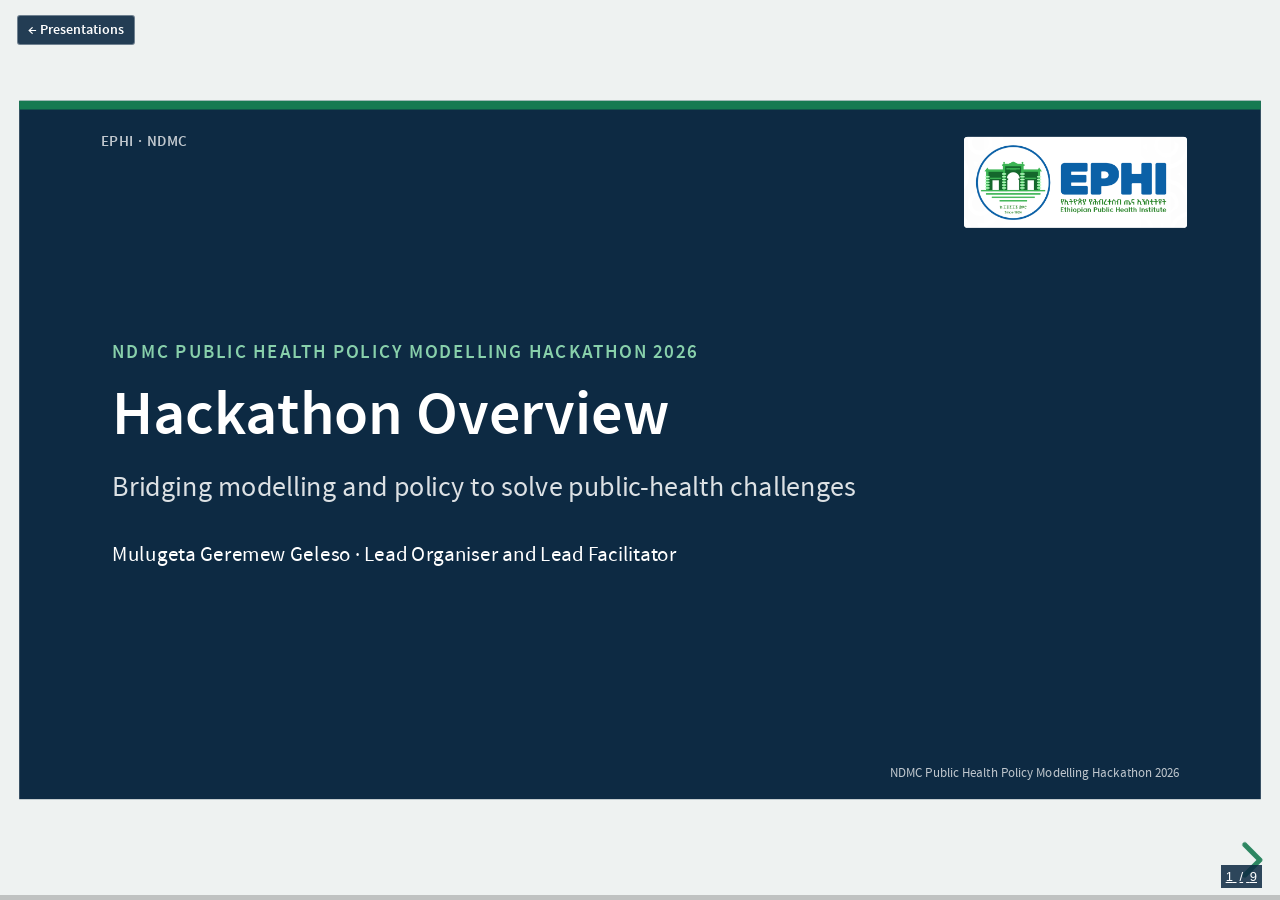
<file: ndmc-public-health-modelling-hackathon/slides/hackathon-overview.html>
<!DOCTYPE html>
<html lang="en">
<head>
  <meta charset="utf-8">
  <meta name="viewport" content="width=device-width, initial-scale=1">
  <meta name="description" content="Web presentation: overview of the NDMC Public Health Policy Modelling Hackathon 2026.">
  <link rel="icon" type="image/png" href="../assets/ephi-logo-revised.png">
  <link rel="stylesheet" href="../assets/vendor/reveal/reveal.css">
  <link rel="stylesheet" href="../assets/presentations.css">
  <title>Hackathon Overview | NDMC Hackathon 2026</title>
</head>
<body>
  <a class="deck-back" href="../presentations.html">← Presentations</a>

  <div class="reveal">
    <div class="slides">
      <section class="title-slide">
        <img class="deck-logo" src="../assets/ephi-logo-revised.png" width="1603" height="652" alt="Ethiopian Public Health Institute">
        <p class="deck-kicker">NDMC Public Health Policy Modelling Hackathon 2026</p>
        <h1>Hackathon Overview</h1>
        <p class="deck-subtitle">Bridging modelling and policy to solve public-health challenges</p>
        <p class="deck-presenter">Mulugeta Geremew Geleso · Lead Organiser and Lead Facilitator</p>
      </section>

      <section>
        <p class="eyebrow">Purpose</p>
        <h2>Connect modelling to programme decisions</h2>
        <div class="flow">
          <div>
            <h3>Programme need</h3>
            <p>A priority question requiring clearer evidence for planning, targeting or resource use.</p>
          </div>
          <div>
            <h3>Shared modelling sprint</h3>
            <p>Programme leads, facilitators and families combine questions, data and methods.</p>
          </div>
          <div>
            <h3>Prototype for action</h3>
            <p>A reviewable output that can be tested, improved and connected to a decision.</p>
          </div>
        </div>
      </section>

      <section>
        <p class="eyebrow">Objectives</p>
        <h2>What each family set out to achieve</h2>
        <ul class="check-list">
          <li>Turn one priority public-health question into a clear analytical task.</li>
          <li>Use available data to build a model, map, dashboard, threshold, allocation or scenario prototype.</li>
          <li>Document assumptions, definitions, uncertainty and limitations.</li>
          <li>Translate technical results into a practical programme message.</li>
          <li>Identify the next step for refinement, adoption or institutional use.</li>
        </ul>
      </section>

      <section>
        <p class="eyebrow">Six-day workflow</p>
        <h2>From policy question to final demonstration</h2>
        <div class="timeline">
          <div><strong>Day 1</strong><p>Frame the question and form families.</p></div>
          <div><strong>Day 2</strong><p>Plan the work and set up repositories.</p></div>
          <div><strong>Day 3</strong><p>Prepare data and build the first prototype.</p></div>
          <div><strong>Day 4</strong><p>Test with programme decision-makers.</p></div>
          <div><strong>Day 5</strong><p>Refine, document and rehearse.</p></div>
          <div><strong>Day 6</strong><p>Present findings and next steps.</p></div>
        </div>
        <p class="note">The workflow was iterative: families tested clarity and policy relevance before the final day.</p>
      </section>

      <section>
        <p class="eyebrow">Family working model</p>
        <h2>One shared workspace, four complementary lenses</h2>
        <div class="four-column">
          <div class="rule-block">
            <h3>Programme</h3>
            <p>Decision context, target users, indicators and intended use.</p>
          </div>
          <div class="rule-block">
            <h3>Technical</h3>
            <p>Analysis, modelling, code, validation and visualization.</p>
          </div>
          <div class="rule-block">
            <h3>Evidence</h3>
            <p>Data inventory, quality gaps, assumptions and uncertainty.</p>
          </div>
          <div class="rule-block">
            <h3>Decision message</h3>
            <p>What the result suggests—and what it cannot yet say.</p>
          </div>
        </div>
      </section>

      <section>
        <p class="eyebrow">Submission package</p>
        <h2>A complete and reusable family workspace</h2>
        <div class="folder-list">
          <div><code>manuscript/</code><p>Manuscript-style report covering background, methods, results, discussion, limitations and recommendations.</p></div>
          <div><code>code/</code><p>Data preparation, estimation, mapping and validation scripts.</p></div>
          <div><code>data/</code><p>Data dictionary, access instructions and approved public or de-identified data.</p></div>
          <div><code>documentation/</code><p>Methods, assumptions, limitations and user guidance.</p></div>
          <div><code>prototype/</code><p>Dashboard, application or other working decision-support prototype.</p></div>
          <div><code>outputs/</code><p>Final tables, maps, figures and application files.</p></div>
          <div><code>slides/</code><p>Final family presentation.</p></div>
        </div>
      </section>

      <section>
        <p class="eyebrow">Prototype standard</p>
        <h2>Demonstrate the decision pathway</h2>
        <div class="decision-path">
          <div>Question</div>
          <div>Data</div>
          <div>Method</div>
          <div>Prototype</div>
          <div>Decision value</div>
        </div>
        <p class="note">A working prototype could be a model, map, dashboard, alert rule, allocation or scenario tool.</p>
      </section>

      <section>
        <p class="eyebrow">Final demonstration</p>
        <h2>Show one clear evidence pathway</h2>
        <div class="two-column">
          <ul class="check-list">
            <li>The policy question is specific and linked to a programme action.</li>
            <li>The data sources and important quality limits are visible.</li>
            <li>The method is explained in plain language.</li>
          </ul>
          <ul class="check-list">
            <li>The prototype can be demonstrated and reviewed.</li>
            <li>The result is interpreted with appropriate uncertainty.</li>
            <li>The recommendation identifies a practical next step.</li>
          </ul>
        </div>
      </section>

      <section class="title-slide">
        <img class="deck-logo" src="../assets/ephi-logo-revised.png" width="1603" height="652" alt="Ethiopian Public Health Institute">
        <p class="deck-kicker">NDMC · EPHI</p>
        <h1>Thank you</h1>
        <p class="deck-subtitle">Four families. Four policy questions. One shared commitment to better public-health decisions.</p>
      </section>
    </div>
  </div>

  <script src="../assets/vendor/reveal/reveal.js"></script>
  <script src="../assets/vendor/reveal/plugin/search/search.js"></script>
  <script src="../assets/presentations.js"></script>
</body>
</html>
</file>
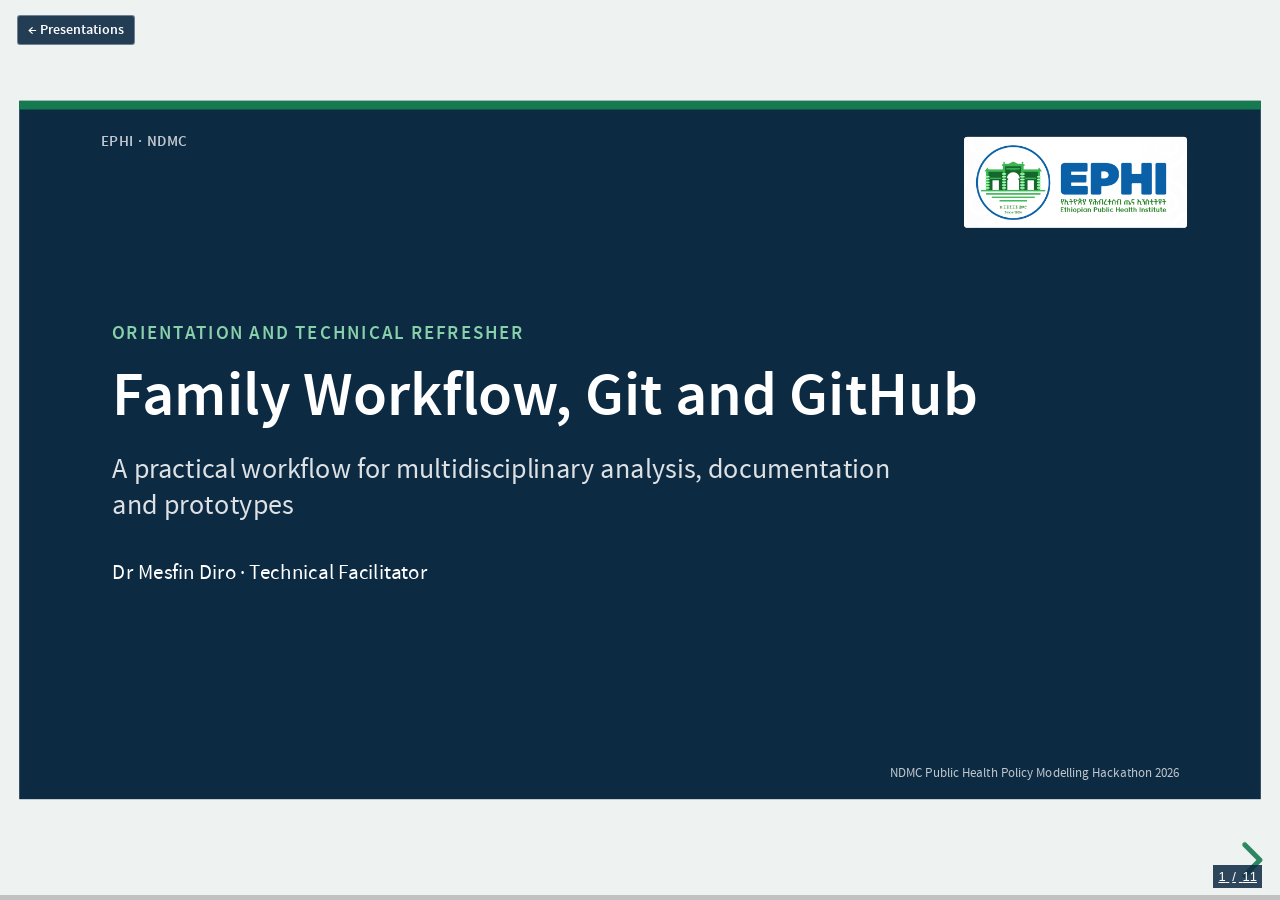
<file: ndmc-public-health-modelling-hackathon/slides/participant-orientation.html>
<!DOCTYPE html>
<html lang="en">
<head>
  <meta charset="utf-8">
  <meta name="viewport" content="width=device-width, initial-scale=1">
  <meta name="description" content="Web presentation: family workflow, Git and GitHub for the NDMC Public Health Policy Modelling Hackathon 2026.">
  <link rel="icon" type="image/png" href="../assets/ephi-logo-revised.png">
  <link rel="stylesheet" href="../assets/vendor/reveal/reveal.css">
  <link rel="stylesheet" href="../assets/presentations.css">
  <title>Family Workflow, Git and GitHub | NDMC Hackathon 2026</title>
</head>
<body>
  <a class="deck-back" href="../presentations.html">← Presentations</a>

  <div class="reveal">
    <div class="slides">
      <section class="title-slide">
        <img class="deck-logo" src="../assets/ephi-logo-revised.png" width="1603" height="652" alt="Ethiopian Public Health Institute">
        <p class="deck-kicker">Orientation and technical refresher</p>
        <h1>Family Workflow, Git and GitHub</h1>
        <p class="deck-subtitle">A practical workflow for multidisciplinary analysis, documentation and prototypes</p>
        <p class="deck-presenter">Dr Mesfin Diro · Technical Facilitator</p>
      </section>

      <section>
        <p class="eyebrow">Family workflow</p>
        <h2>Form, align, build and review</h2>
        <div class="four-column">
          <div class="rule-block">
            <h3>1 · Form</h3>
            <p>Bring together programme, modelling, data and communication experience.</p>
          </div>
          <div class="rule-block">
            <h3>2 · Align</h3>
            <p>Agree on the question, roles, tasks and the day's visible output.</p>
          </div>
          <div class="rule-block">
            <h3>3 · Build</h3>
            <p>Work in parallel on data, methods, code, interpretation and documentation.</p>
          </div>
          <div class="rule-block">
            <h3>4 · Review</h3>
            <p>Demonstrate progress, resolve blockers and define the next step.</p>
          </div>
        </div>
      </section>

      <section>
        <p class="eyebrow">Family roles</p>
        <h2>Clear responsibility, shared ownership</h2>
        <div class="two-column">
          <div>
            <h3>Facilitator</h3>
            <p>Keeps the family focused, connects support and helps resolve blockers.</p>
            <h3>GitHub coordinator</h3>
            <p>Maintains repository structure, branches, pull requests and merge readiness.</p>
          </div>
          <div>
            <h3>Modelling and data contributors</h3>
            <p>Develop the analytical workflow, test assumptions and document results.</p>
            <h3>Policy liaison and presenter</h3>
            <p>Connects findings to the decision question and leads the final demonstration.</p>
          </div>
        </div>
      </section>

      <section>
        <p class="eyebrow">Daily rhythm</p>
        <h2>Make progress visible every day</h2>
        <div class="four-column">
          <div class="rule-block"><h3>Start</h3><p>Agree priorities, owners and the day's checkpoint.</p></div>
          <div class="rule-block"><h3>Work</h3><p>Use focused blocks for data, modelling, code and writing.</p></div>
          <div class="rule-block"><h3>Check</h3><p>Review the method and policy interpretation with programme leads.</p></div>
          <div class="rule-block"><h3>Close</h3><p>Merge completed work, record blockers and set tomorrow's first task.</p></div>
        </div>
      </section>

      <section>
        <p class="eyebrow">The difference</p>
        <h2>Git records the work; GitHub connects the family</h2>
        <div class="two-column">
          <div class="rule-block">
            <h3>Git</h3>
            <p>Version-control software that records who changed what, when and why.</p>
          </div>
          <div class="rule-block">
            <h3>GitHub</h3>
            <p>The shared online repository for branches, issues, pull requests and review.</p>
          </div>
        </div>
        <p class="note">A commit is a meaningful snapshot of the work and the reason it changed.</p>
      </section>

      <section>
        <p class="eyebrow">First setup</p>
        <h2>Identify yourself and clone the family repository</h2>
        <pre class="code-line">git config --global user.name "Your Name"
git config --global user.email "you@example.org"
git clone &lt;family-repository-url&gt;
cd &lt;family-repository&gt;</pre>
        <p class="note">Use the name and email linked to your GitHub account so your contributions are recorded correctly.</p>
      </section>

      <section>
        <p class="eyebrow">Daily Git workflow</p>
        <h2>Pull, branch, edit, commit and push</h2>
        <pre class="code-line">git pull
git switch -c analysis/short-task-name

# edit and check your files
git add path/to/file
git commit -m "Explain the change"
git push -u origin analysis/short-task-name</pre>
        <p class="note">Use one focused branch for one task and pull the latest shared work before starting.</p>
      </section>

      <section>
        <p class="eyebrow">Repository structure</p>
        <h2>Keep every output in a predictable place</h2>
        <div class="folder-list">
          <div><code>manuscript/</code><p>Manuscript-style report</p></div>
          <div><code>code/</code><p>Preparation, modelling and validation scripts</p></div>
          <div><code>data/</code><p>Dictionary, access notes and approved shareable data</p></div>
          <div><code>documentation/</code><p>Methods, assumptions and guidance</p></div>
          <div><code>prototype/</code><p>Dashboard or working application</p></div>
          <div><code>outputs/</code><p>Tables, maps and figures</p></div>
          <div><code>slides/</code><p>Final family presentation</p></div>
        </div>
      </section>

      <section>
        <p class="eyebrow">Pull requests</p>
        <h2>Review before merging</h2>
        <div class="flow">
          <div><h3>Open</h3><p>State the task, what changed and how it was checked.</p></div>
          <div><h3>Review</h3><p>Read the code and output; ask questions on the relevant lines.</p></div>
          <div><h3>Merge</h3><p>Resolve comments, confirm checks and merge the completed work.</p></div>
        </div>
      </section>

      <section>
        <p class="eyebrow">Communication</p>
        <h2>Use the right place for each conversation</h2>
        <div class="three-column">
          <div class="rule-block">
            <h3>Family update</h3>
            <p>Use the agreed family channel for priorities, short updates and meeting notes.</p>
          </div>
          <div class="rule-block">
            <h3>Code review</h3>
            <p>Keep technical discussion with the relevant issue or pull request on GitHub.</p>
          </div>
          <div class="rule-block">
            <h3>Blocker</h3>
            <p>Bring a focused question, the attempted solution and the decision needed.</p>
          </div>
        </div>
      </section>

      <section class="title-slide">
        <img class="deck-logo" src="../assets/ephi-logo-revised.png" width="1603" height="652" alt="Ethiopian Public Health Institute">
        <p class="deck-kicker">Ready to collaborate</p>
        <h1>Open the Family Workspace</h1>
        <p class="deck-subtitle">Create one branch, make one useful commit and open the first pull request.</p>
      </section>
    </div>
  </div>

  <script src="../assets/vendor/reveal/reveal.js"></script>
  <script src="../assets/vendor/reveal/plugin/search/search.js"></script>
  <script src="../assets/presentations.js"></script>
</body>
</html>
</file>
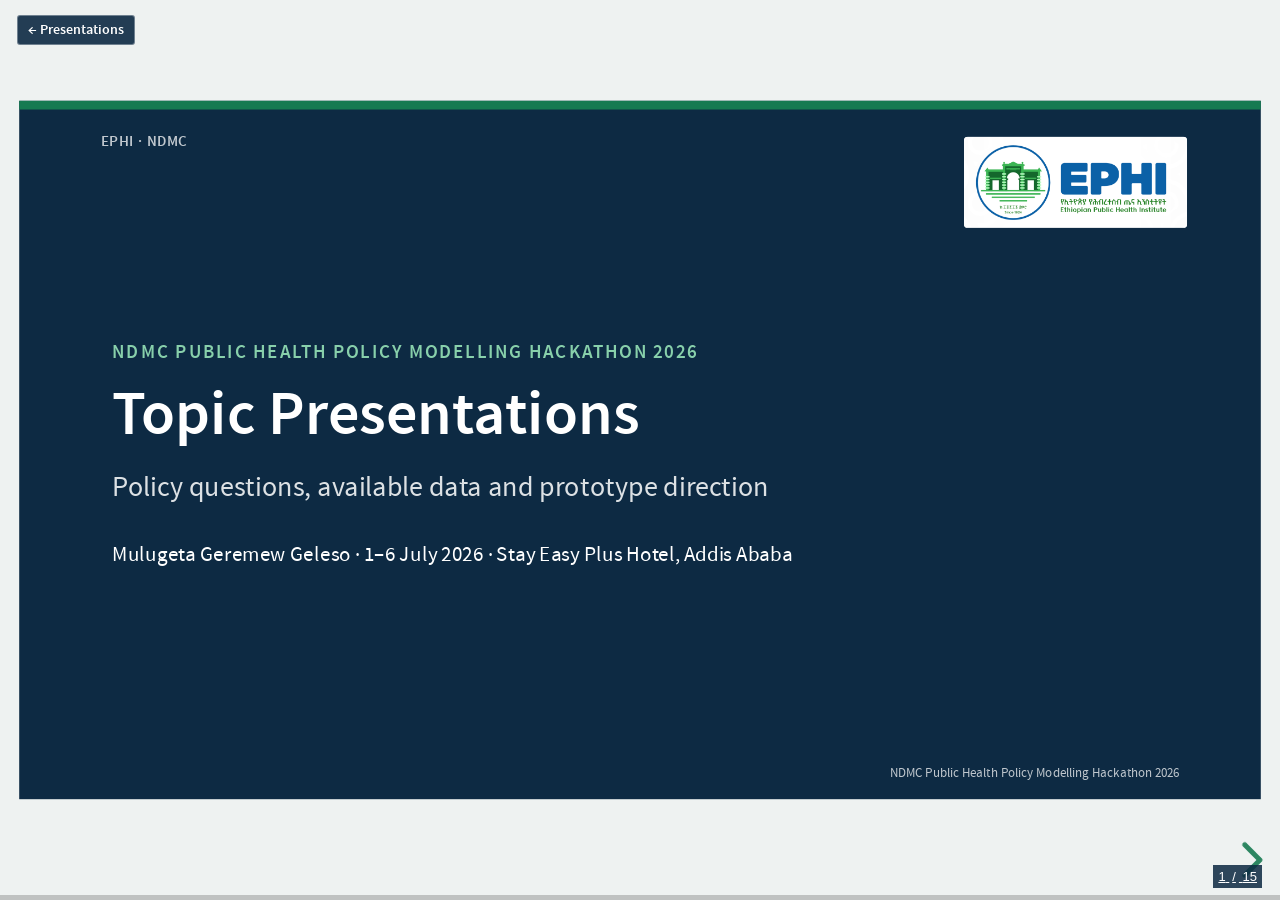
<file: ndmc-public-health-modelling-hackathon/slides/topic-presentations.html>
<!DOCTYPE html>
<html lang="en">
<head>
  <meta charset="utf-8">
  <meta name="viewport" content="width=device-width, initial-scale=1">
  <meta name="description" content="Web presentation: policy questions, available data and prototype directions for the four NDMC hackathon topics.">
  <link rel="icon" type="image/png" href="../assets/ephi-logo-revised.png">
  <link rel="stylesheet" href="../assets/vendor/reveal/reveal.css">
  <link rel="stylesheet" href="../assets/presentations.css">
  <title>Topic Presentations | NDMC Hackathon 2026</title>
</head>
<body>
  <a class="deck-back" href="../presentations.html">← Presentations</a>

  <div class="reveal">
    <div class="slides">
      <section class="title-slide">
        <img class="deck-logo" src="../assets/ephi-logo-revised.png" width="1603" height="652" alt="Ethiopian Public Health Institute">
        <p class="deck-kicker">NDMC Public Health Policy Modelling Hackathon 2026</p>
        <h1>Topic Presentations</h1>
        <p class="deck-subtitle">Policy questions, available data and prototype direction</p>
        <p class="deck-presenter">Mulugeta Geremew Geleso · 1–6 July 2026 · Stay Easy Plus Hotel, Addis Ababa</p>
      </section>

      <section>
        <p class="eyebrow">Session agenda</p>
        <h2>What this session will cover</h2>
        <ul class="check-list">
          <li>The four topic areas and the policy question behind each one.</li>
          <li>Available data, expected sources and likely limitations.</li>
          <li>A realistic prototype that can be demonstrated by Day 6.</li>
          <li>Questions to resolve before family formation and work planning.</li>
          <li>How topic presentations connect to clarification and the first work plan.</li>
        </ul>
        <p class="note">The aim is a sharper topic, a practical data plan and a realistic first prototype pathway.</p>
      </section>

      <section>
        <p class="eyebrow">Working pathway</p>
        <h2>From topic to prototype</h2>
        <div class="five-column">
          <div class="rule-block"><h3>Policy question</h3><p>What decision should this support?</p></div>
          <div class="rule-block"><h3>Available data</h3><p>What can be used now, and with what limits?</p></div>
          <div class="rule-block"><h3>Method choice</h3><p>What fits the question, data and timeframe?</p></div>
          <div class="rule-block"><h3>Prototype</h3><p>What can be demonstrated?</p></div>
          <div class="rule-block"><h3>Policy message</h3><p>How should the result be used?</p></div>
        </div>
        <p class="note">The prototype should make a real programme decision easier to explain, defend and act on.</p>
      </section>

      <section>
        <p class="eyebrow">Four topic areas</p>
        <h2>Distinct questions, one policy-facing standard</h2>
        <div class="four-column topic-overview">
          <div class="rule-block topic-zero"><h3>Zero-dose burden</h3><p>Estimate and map woreda-level prevalence and counts for immunization microplanning.</p></div>
          <div class="rule-block topic-malaria"><h3>Malaria allocation</h3><p>Compare antimalarial medicine distribution with burden and seasonal need.</p></div>
          <div class="rule-block topic-alert"><h3>Measles alert rules</h3><p>Test thresholds for timeliness, sensitivity and false-alert burden.</p></div>
          <div class="rule-block topic-transmission"><h3>Measles transmission</h3><p>Compare control and elimination pathways through transmission modelling.</p></div>
        </div>
        <p class="note">Each family should finish with an interpretable, reproducible output linked to a real programme decision.</p>
      </section>

      <section>
        <p class="eyebrow">Shared standard</p>
        <h2>Common output logic</h2>
        <div class="three-column">
          <div class="rule-block"><h3>Decision output</h3><p>A concise statement of the programme decision or prioritization problem.</p></div>
          <div class="rule-block"><h3>Technical output</h3><p>A reproducible model, map, dashboard, threshold analysis or scenario tool.</p></div>
          <div class="rule-block"><h3>Policy interpretation</h3><p>What changed, where action is needed and why.</p></div>
        </div>
        <p class="note"><strong>Minimum Day 6 package:</strong> decision question; data inventory and limitations; analytical workflow and checks; visual output and interpretation; next steps.</p>
      </section>

      <section class="topic-slide topic-zero">
        <p class="eyebrow">Topic 1 · Zero-dose burden</p>
        <h2>Estimating and mapping zero-dose children</h2>
        <div class="three-column">
          <div class="rule-block"><h3>Core policy question</h3><p>Which woredas have the highest zero-dose prevalence and counts, and how uncertain are those estimates?</p></div>
          <div class="rule-block"><h3>Why it matters</h3><p>Survey estimates are strong nationally and regionally; routine data add local detail but require careful treatment.</p></div>
          <div class="rule-block"><h3>Primary user</h3><p>Immunization programme teams setting equity-focused woreda priorities and allocating resources.</p></div>
        </div>
      </section>

      <section class="topic-slide topic-zero">
        <p class="eyebrow">Topic 1 · Data and prototype</p>
        <h2>Zero-dose burden mapping</h2>
        <div class="two-column data-prototype">
          <div>
            <h3>Available data</h3>
            <ul>
              <li>EDHS 2000, 2005, 2011 and 2016; Mini-EDHS 2019 vaccination histories.</li>
              <li>Routine Penta1/DTP1 reporting, with reporting completeness.</li>
              <li>Under-one population, facilities, urban–rural class and travel time.</li>
              <li>Harmonized woreda boundaries.</li>
            </ul>
          </div>
          <div>
            <h3>Prototype direction</h3>
            <ul>
              <li>Estimate prevalence and counts by woreda.</li>
              <li>Rank priority woredas with uncertainty intervals.</li>
              <li>Produce a map and table for microplanning.</li>
              <li>Document assumptions, gaps and interpretation limits.</li>
            </ul>
          </div>
        </div>
        <p class="note">Show uncertainty alongside every priority estimate.</p>
      </section>

      <section class="topic-slide topic-malaria">
        <p class="eyebrow">Topic 2 · Malaria allocation</p>
        <h2>Forecasting and allocating medicines</h2>
        <div class="three-column">
          <div class="rule-block"><h3>Core policy question</h3><p>How should available antimalarial medicines be allocated for the next replenishment cycle to reduce shortages, excess stock and inequity?</p></div>
          <div class="rule-block"><h3>Why it matters</h3><p>Burden changes across place and season, while observed consumption can understate need during stock-outs.</p></div>
          <div class="rule-block"><h3>Primary user</h3><p>Malaria programme and supply teams planning replenishment under a limited available supply.</p></div>
        </div>
      </section>

      <section class="topic-slide topic-malaria">
        <p class="eyebrow">Topic 2 · Data and prototype</p>
        <h2>Forecasting and constrained allocation</h2>
        <div class="two-column data-prototype">
          <div>
            <h3>Available data</h3>
            <ul>
              <li>Malaria surveillance, testing, reporting and seasonality.</li>
              <li>Medicine issues, consumption, usable stock and pipeline stock.</li>
              <li>Approved treatment and buffer-stock parameters.</li>
              <li>Population and service-capacity data.</li>
            </ul>
          </div>
          <div>
            <h3>Prototype direction</h3>
            <ul>
              <li>Forecast cases and product-specific treatment requirements.</li>
              <li>Estimate likely shortages and excess stock.</li>
              <li>Compare current, burden-based and equity-weighted scenarios.</li>
              <li>Recommend a constrained allocation for the agreed cycle.</li>
            </ul>
          </div>
        </div>
        <p class="note">State the replenishment period, supply constraint and allocation rule.</p>
      </section>

      <section class="topic-slide topic-alert">
        <p class="eyebrow">Topic 3 · Measles alert rules</p>
        <h2>Evaluating thresholds for early detection</h2>
        <div class="three-column">
          <div class="rule-block"><h3>Core policy question</h3><p>Which alert rules detect measles events earlier while avoiding unnecessary false alerts?</p></div>
          <div class="rule-block"><h3>Why it matters</h3><p>Fixed thresholds may not reflect population size, baseline incidence or surveillance sensitivity.</p></div>
          <div class="rule-block"><h3>Primary user</h3><p>Surveillance and immunization teams applying consistent rules in routine monitoring.</p></div>
        </div>
      </section>

      <section class="topic-slide topic-alert">
        <p class="eyebrow">Topic 3 · Data and prototype</p>
        <h2>Measles alert threshold evaluation</h2>
        <div class="two-column data-prototype">
          <div>
            <h3>Available data</h3>
            <ul>
              <li>At least five years of case-based and weekly surveillance, where available.</li>
              <li>Laboratory and outbreak-investigation records.</li>
              <li>Routine immunization and campaign data.</li>
              <li>Population, geography and approved surveillance guidance.</li>
            </ul>
          </div>
          <div>
            <h3>Prototype direction</h3>
            <ul>
              <li>Reconstruct current and alternative alerts.</li>
              <li>Compare sensitivity, timeliness and positive predictive value.</li>
              <li>Measure false-alert burden and investigation workload.</li>
              <li>Recommend a practical rule and the action after an alert.</li>
            </ul>
          </div>
        </div>
        <p class="note">Pair every recommended threshold with a clear response action.</p>
      </section>

      <section class="topic-slide topic-transmission">
        <p class="eyebrow">Topic 4 · Measles transmission</p>
        <h2>Comparing control and elimination pathways</h2>
        <div class="three-column">
          <div class="rule-block"><h3>Core policy question</h3><p>Which combination of routine immunization, catch-up, SIAs and outbreak response is most likely to reduce burden and interrupt sustained transmission?</p></div>
          <div class="rule-block"><h3>Why it matters</h3><p>Transmission reflects vaccination coverage, births, age structure and response timing.</p></div>
          <div class="rule-block"><h3>Primary user</h3><p>Immunization and disease-prevention teams comparing coverage, catch-up and response strategies.</p></div>
        </div>
      </section>

      <section class="topic-slide topic-transmission">
        <p class="eyebrow">Topic 4 · Data and prototype</p>
        <h2>Transmission and elimination modelling</h2>
        <div class="two-column data-prototype">
          <div>
            <h3>Available data</h3>
            <ul>
              <li>Measles surveillance by age, time and location.</li>
              <li>MCV1, MCV2 and SIA coverage over recent years.</li>
              <li>Population size, births, mortality and age structure.</li>
              <li>Biological parameters and age-specific contact patterns.</li>
            </ul>
          </div>
          <div>
            <h3>Prototype direction</h3>
            <ul>
              <li>Reconstruct age- and time-specific susceptibility.</li>
              <li>Build a model with an observation process for reported cases.</li>
              <li>Calibrate on an earlier period and validate later patterns.</li>
              <li>Compare routine, catch-up, SIA and response scenarios.</li>
            </ul>
          </div>
        </div>
        <p class="note">Present scenario differences together with calibration and validation results.</p>
      </section>

      <section>
        <p class="eyebrow">Before family formation</p>
        <h2>Questions to clarify</h2>
        <div class="two-column">
          <ul class="check-list">
            <li>Who will use the output, and for which decision?</li>
            <li>Which data are available now?</li>
            <li>Which gaps or biases must be stated?</li>
          </ul>
          <ul class="check-list">
            <li>What method is realistic in six days?</li>
            <li>What prototype will be demonstrated?</li>
            <li>What message should reach programme leaders?</li>
          </ul>
        </div>
        <p class="note">A family is ready when it can state the decision question, list the data and describe the prototype in one minute.</p>
      </section>

      <section>
        <p class="eyebrow">From topic to family action</p>
        <h2>Turn the brief into a work plan</h2>
        <p class="lead-copy">By the end of Day 1, each family should have one topic, one decision question, one data plan and one realistic prototype direction.</p>
        <div class="three-column">
          <div class="rule-block"><h3>Before coding</h3><p>Confirm the question and data access.</p></div>
          <div class="rule-block"><h3>Before modelling</h3><p>Agree on assumptions and validation.</p></div>
          <div class="rule-block"><h3>Before presenting</h3><p>Translate results into a decision message.</p></div>
        </div>
        <p class="note">Next: topic clarification and open questions.</p>
      </section>
    </div>
  </div>

  <script src="../assets/vendor/reveal/reveal.js"></script>
  <script src="../assets/vendor/reveal/plugin/search/search.js"></script>
  <script src="../assets/presentations.js"></script>
</body>
</html>
</file>
<file: ndmc-public-health-modelling-hackathon/assets/styles.css>
@font-face {
  font-family: "Source Sans Pro";
  font-style: normal;
  font-weight: 400;
  font-display: swap;
  src: url("fonts/source-sans-pro/source-sans-pro-regular.woff") format("woff");
}

@font-face {
  font-family: "Source Sans Pro";
  font-style: italic;
  font-weight: 400;
  font-display: swap;
  src: url("fonts/source-sans-pro/source-sans-pro-italic.woff") format("woff");
}

@font-face {
  font-family: "Source Sans Pro";
  font-style: normal;
  font-weight: 600 700;
  font-display: swap;
  src: url("fonts/source-sans-pro/source-sans-pro-semibold.woff") format("woff");
}

@font-face {
  font-family: "Source Sans Pro";
  font-style: italic;
  font-weight: 600 700;
  font-display: swap;
  src: url("fonts/source-sans-pro/source-sans-pro-semibolditalic.woff") format("woff");
}

:root {
  --brand-blue: #176fa8;
  --brand-blue-dark: #12577f;
  --brand-green: #28784a;
  --nav: #4a5864;
  --ink: #343a40;
  --text: #4f5961;
  --muted: #5f6971;
  --line: #dee2e6;
  --line-strong: #c7ced3;
  --soft: #f5f7f8;
  --paper: #fff;
  --content: 1160px;
  --wide: 1320px;
}

*,
*::before,
*::after {
  box-sizing: border-box;
}

html {
  scroll-behavior: smooth;
  scroll-padding-top: 78px;
}

body {
  margin: 0;
  color: var(--ink);
  background: var(--paper);
  font-family: "Source Sans Pro", "Segoe UI", Arial, sans-serif;
  font-size: 17px;
  line-height: 1.55;
  text-rendering: optimizeLegibility;
}

body.dialog-open {
  overflow: hidden;
}

a {
  color: var(--brand-blue);
  text-decoration-thickness: 1px;
  text-underline-offset: 2px;
}

a:hover,
a:focus-visible {
  color: var(--brand-blue-dark);
}

img {
  display: block;
  max-width: 100%;
}

button,
input {
  font: inherit;
}

.skip-link {
  position: fixed;
  z-index: 3000;
  top: 8px;
  left: 8px;
  padding: 8px 12px;
  color: #fff;
  background: #111;
  transform: translateY(-160%);
}

.skip-link:focus {
  color: #fff;
  transform: none;
}

.visually-hidden {
  position: absolute !important;
  width: 1px !important;
  height: 1px !important;
  padding: 0 !important;
  margin: -1px !important;
  overflow: hidden !important;
  clip: rect(0, 0, 0, 0) !important;
  white-space: nowrap !important;
  border: 0 !important;
}

.site-nav {
  position: sticky;
  z-index: 1200;
  top: 0;
  color: #fafafa;
  background: var(--nav);
}

.nav-shell {
  width: min(var(--wide), calc(100% - 36px));
  min-height: 68px;
  margin-inline: auto;
  display: flex;
  align-items: stretch;
}

.mobile-brand {
  display: none;
  align-items: center;
  color: #fff;
  font-size: 1.05rem;
  font-weight: 600;
  text-decoration: none;
}

.mobile-brand:hover,
.mobile-brand:focus-visible {
  color: #fff;
}

.primary-nav {
  width: 100%;
  display: flex;
  align-items: stretch;
  justify-content: center;
  gap: 2px;
}

.primary-nav a {
  position: relative;
  display: flex;
  align-items: center;
  min-height: 68px;
  padding: 0 15px;
  color: #fafafa;
  font-size: 1.08rem;
  font-weight: 400;
  line-height: 1.15;
  text-align: center;
  text-decoration: none;
}

.primary-nav a:hover,
.primary-nav a:focus-visible {
  color: #a6c7e1;
}

.primary-nav a[aria-current="page"] {
  color: #fff;
  font-weight: 600;
}

.primary-nav a[aria-current="page"]::after {
  content: "";
  position: absolute;
  right: 15px;
  bottom: 0;
  left: 15px;
  height: 3px;
  background: #a6c7e1;
}

.nav-toggle {
  display: none;
  width: 42px;
  height: 42px;
  margin: auto 0 auto auto;
  color: #fff;
  background: transparent;
  border: 1px solid rgba(255, 255, 255, 0.5);
  border-radius: 3px;
  cursor: pointer;
}

.nav-toggle span,
.nav-toggle::before,
.nav-toggle::after {
  content: "";
  display: block;
  width: 20px;
  height: 2px;
  margin: 4px auto;
  background: currentcolor;
}

.nav-toggle[aria-expanded="true"] span {
  opacity: 0;
}

.nav-toggle[aria-expanded="true"]::before {
  transform: translateY(6px) rotate(45deg);
}

.nav-toggle[aria-expanded="true"]::after {
  transform: translateY(-6px) rotate(-45deg);
}

.page {
  width: min(var(--content), calc(100% - 44px));
  margin-inline: auto;
  padding: 66px 0 84px;
}

.page-wide,
.page-programme {
  width: min(var(--wide), calc(100% - 44px));
}

.event-header {
  max-width: 1000px;
  margin: 16px auto 38px;
  text-align: center;
}

.event-header h1 {
  margin: 0 0 10px;
  color: #2f3337;
  font-size: clamp(2rem, 3.4vw, 2.5rem);
  font-weight: 700;
  line-height: 1.18;
}

.event-tagline {
  margin: 0 0 13px;
  color: var(--ink);
  font-size: clamp(1.15rem, 2vw, 1.35rem);
  font-weight: 400;
}

.event-date {
  margin: 0;
  color: var(--text);
  font-size: 1.2rem;
  font-weight: 400;
}

.logo-band {
  margin: 0 auto 30px;
  padding: 29px 20px;
  display: flex;
  align-items: center;
  justify-content: center;
  gap: 28px;
  border-top: 1px solid var(--line);
  border-bottom: 1px solid var(--line);
}

.logo-band img {
  width: 330px;
  height: auto;
  max-height: 134px;
  object-fit: contain;
}

.logo-band > div {
  padding-left: 28px;
  border-left: 1px solid var(--line);
  text-align: left;
}

.logo-band span {
  display: block;
  margin-bottom: 3px;
  color: var(--muted);
  font-size: 0.82rem;
  font-weight: 600;
}

.logo-band strong {
  display: block;
  color: #30434e;
  font-size: 1.45rem;
  line-height: 1.25;
}

.event-introduction {
  margin: 0 0 42px;
  font-size: 1.08rem;
}

.content-section {
  margin-top: 38px;
}

.content-section h2,
.people-section h2,
.agenda-day h2,
.family-entry h2 {
  margin: 0 0 15px;
  padding-bottom: 8px;
  color: #30363a;
  border-bottom: 1px solid var(--line);
  font-size: clamp(1.55rem, 2.6vw, 1.85rem);
  font-weight: 600;
  line-height: 1.25;
}

.content-section p {
  margin: 0 0 15px;
}

.venue-section {
  margin-top: 44px;
}

.page-heading {
  margin: 0 0 42px;
}

.page-heading h1 {
  margin: 0 0 12px;
  color: #2f3337;
  font-size: clamp(2rem, 3.4vw, 2.35rem);
  font-weight: 700;
  line-height: 1.2;
}

.page-heading p {
  max-width: 900px;
  margin: 0;
  color: var(--text);
  font-size: 1.05rem;
}

.people-section {
  margin-top: 48px;
}

.section-note {
  margin: -3px 0 22px;
  color: var(--text);
}

.people-grid {
  display: grid;
  grid-template-columns: repeat(4, minmax(0, 1fr));
  gap: 24px;
}

@media (min-width: 1121px) {
  [data-people-grid="staff"] > .person-card:last-child:nth-child(4n + 1) {
    width: calc((100% - 24px) / 2);
    grid-column: 2 / span 2;
    justify-self: center;
  }
}

.person-card {
  width: 100%;
  min-width: 0;
  padding: 0;
  display: flex;
  flex-direction: column;
  overflow: hidden;
  color: var(--ink);
  background: #fff;
  border: 1px solid var(--line);
  border-radius: 10px;
  text-align: center;
  cursor: pointer;
}

.person-card:hover,
.person-card:focus-visible {
  border-color: #95aec0;
}

.person-card:focus-visible {
  outline: 3px solid rgba(23, 111, 168, 0.23);
  outline-offset: 2px;
}

.avatar {
  position: relative;
  width: 100%;
  height: 275px;
  display: grid;
  place-items: center;
  overflow: hidden;
  color: #fff;
  background: var(--nav);
  font-size: 2rem;
  font-weight: 700;
}

.avatar img {
  position: absolute;
  inset: 0;
  width: 100%;
  height: 100%;
  object-fit: cover;
  object-position: center 24%;
}

.person-card.organiser .avatar {
  background: var(--brand-green);
}

.person-card.coordination .avatar {
  background: var(--brand-blue-dark);
}

.person-card.decision-maker .avatar {
  background: #8a6620;
}

.person-card-copy {
  flex: 1;
  padding: 16px 15px 18px;
  display: flex;
  flex-direction: column;
  align-items: center;
}

.person-card h3 {
  margin: 0 0 5px;
  font-size: 1.08rem;
  font-weight: 600;
  line-height: 1.25;
}

.person-role {
  margin: 0 0 12px;
  color: var(--text);
  font-size: 0.86rem;
  line-height: 1.35;
}

.person-category {
  margin-top: auto;
  padding: 3px 7px;
  color: var(--muted);
  background: #fff;
  border: 1px solid var(--line-strong);
  border-radius: 3px;
  font-size: 0.68rem;
  font-weight: 600;
  letter-spacing: 0.04em;
  line-height: 1.2;
  text-transform: uppercase;
}

.person-category.lead {
  color: #22643f;
  border-color: #99c4aa;
}

.profile-dialog {
  width: min(720px, calc(100% - 32px));
  max-height: calc(100vh - 40px);
  padding: 0;
  overflow: auto;
  color: var(--ink);
  background: #fff;
  border: 1px solid var(--line-strong);
  border-radius: 8px;
}

.profile-dialog::backdrop {
  background: rgba(24, 31, 35, 0.58);
}

.dialog-content {
  padding: 29px 32px 32px;
}

.dialog-close {
  float: right;
  width: 36px;
  height: 36px;
  margin: -13px -15px 0 0;
  color: var(--text);
  background: #fff;
  border: 1px solid var(--line);
  border-radius: 3px;
  cursor: pointer;
}

.dialog-profile-head {
  padding-right: 28px;
  display: grid;
  grid-template-columns: 118px minmax(0, 1fr);
  align-items: center;
  gap: 22px;
}

.dialog-profile-head .avatar {
  width: 118px;
  height: 118px;
  border-radius: 50%;
  font-size: 1.2rem;
}

.dialog-profile-head h2 {
  margin: 0 0 5px;
  font-size: 1.75rem;
  line-height: 1.2;
}

.dialog-profile-head p,
.dialog-bio,
.dialog-skills {
  margin: 0;
  color: var(--text);
}

.dialog-category {
  display: inline-block;
  margin: 22px 0 17px;
  padding: 3px 8px;
  color: var(--muted);
  border: 1px solid var(--line-strong);
  border-radius: 3px;
  font-size: 0.72rem;
  font-weight: 600;
  letter-spacing: 0.04em;
  text-transform: uppercase;
}

.dialog-bio {
  line-height: 1.65;
}

.dialog-skills {
  margin-top: 17px;
  padding-top: 15px;
  border-top: 1px solid var(--line);
  font-size: 0.92rem;
}

.profile-links {
  margin-top: 22px;
  display: flex;
  flex-wrap: wrap;
  gap: 8px;
}

.profile-link {
  padding: 7px 11px;
  border: 1px solid var(--line-strong);
  border-radius: 3px;
  font-size: 0.86rem;
  font-weight: 600;
  text-decoration: none;
}

.family-entry {
  padding: 35px 0 39px;
  border-top: 1px solid var(--line);
}

.family-entry:last-of-type {
  border-bottom: 1px solid var(--line);
}

.family-number {
  margin: 0 0 5px;
  color: var(--brand-green);
  font-size: 0.78rem;
  font-weight: 700;
  letter-spacing: 0.06em;
  text-transform: uppercase;
}

.family-entry h2 {
  border-bottom: 0;
  margin-bottom: 8px;
  padding-bottom: 0;
}

.family-question {
  max-width: 900px;
  margin: 0 0 25px;
  color: var(--text);
  font-size: 1.13rem;
}

.resource-links {
  margin: 0;
  padding-left: 22px;
}

.resource-links li {
  margin-bottom: 12px;
  padding-left: 3px;
}

.topic-index {
  margin: 0 0 55px;
  padding: 20px 0;
  border-top: 1px solid var(--line);
  border-bottom: 1px solid var(--line);
}

.topic-index ol {
  margin: 0;
  padding-left: 25px;
  display: grid;
  grid-template-columns: repeat(2, minmax(0, 1fr));
  gap: 9px 42px;
}

.topic-brief {
  margin-top: 62px;
  scroll-margin-top: 90px;
}

.topic-brief + .topic-brief {
  padding-top: 58px;
  border-top: 1px solid var(--line-strong);
}

.topic-brief h2 {
  margin: 0 0 7px;
  color: #30363a;
  font-size: clamp(1.65rem, 2.8vw, 2rem);
  font-weight: 600;
  line-height: 1.22;
}

.topic-brief h3 {
  margin: 29px 0 8px;
  color: #30363a;
  font-size: 1.18rem;
  font-weight: 600;
}

.topic-brief p,
.topic-brief li {
  max-width: 1000px;
}

.topic-brief li {
  margin-bottom: 7px;
}

.topic-subtitle {
  margin: 0 0 26px;
  color: var(--muted);
  font-size: 1.03rem;
}

.topic-columns {
  margin-top: 4px;
  display: grid;
  grid-template-columns: 1.25fr 0.75fr;
  gap: 54px;
}

.topic-columns ol,
.topic-columns ul {
  margin-top: 0;
  padding-left: 22px;
}

.topic-scope {
  margin-top: 25px;
  padding-top: 18px;
  border-top: 1px solid var(--line);
}

.family-details {
  display: grid;
  grid-template-columns: minmax(0, 1fr) minmax(0, 1fr);
  gap: 70px;
}

.family-details h3 {
  margin: 0 0 8px;
  font-size: 1.08rem;
  font-weight: 600;
}

.family-details p {
  margin: 0 0 12px;
}

.member-links {
  margin: 0;
  padding-left: 20px;
}

.member-links li {
  margin: 3px 0;
}

.workspace-guide {
  margin: 25px 0 0;
}

.agenda-day {
  margin-top: 48px;
}

.agenda-day:first-of-type {
  margin-top: 0;
}

.agenda-day h2 {
  margin-bottom: 7px;
}

.day-theme {
  margin: 0 0 18px;
  color: var(--text);
  font-size: 1.05rem;
  font-weight: 600;
}

.table-scroll {
  overflow-x: auto;
}

.agenda-table {
  width: 100%;
  border-collapse: collapse;
  font-size: 0.96rem;
}

.agenda-table th,
.agenda-table td {
  padding: 10px 12px;
  border-bottom: 1px solid var(--line);
  text-align: left;
  vertical-align: top;
}

.agenda-table th {
  color: #3f4b52;
  border-bottom: 2px solid var(--line-strong);
  font-size: 0.78rem;
  font-weight: 700;
  letter-spacing: 0.04em;
  text-transform: uppercase;
}

.agenda-table th:first-child,
.agenda-table td:first-child {
  width: 145px;
  white-space: nowrap;
}

.agenda-table .break-row td {
  color: var(--muted);
  background: var(--soft);
  font-style: italic;
}

.presentation-list {
  margin: 0;
  padding: 0;
  list-style: none;
  border-top: 1px solid var(--line);
}

.presentation-list li {
  display: grid;
  grid-template-columns: 95px minmax(0, 1fr);
  gap: 22px;
  padding: 18px 0;
  border-bottom: 1px solid var(--line);
}

.presentation-list > li > span {
  color: var(--brand-green);
  font-size: 0.82rem;
  font-weight: 700;
  text-transform: uppercase;
}

.presentation-list div {
  display: flex;
  align-items: baseline;
  justify-content: space-between;
  gap: 24px;
}

.presentation-list strong {
  font-weight: 600;
}

.presentation-list a {
  flex: 0 0 auto;
  font-size: 0.9rem;
}

.outcome-list {
  margin: 0;
  padding-left: 22px;
}

.outcome-list li {
  margin: 0 0 12px;
  padding-left: 3px;
}

.site-footer {
  padding: 30px 20px 34px;
  display: flex;
  align-items: center;
  justify-content: center;
  gap: 17px;
  color: var(--text);
  background: #fff;
  border-top: 1px solid var(--line);
  text-align: left;
}

.site-footer img {
  width: 190px;
  height: auto;
  max-height: 78px;
  object-fit: contain;
}

.site-footer p {
  margin: 0;
  font-size: 0.86rem;
  line-height: 1.35;
}

@media (max-width: 1120px) {
  .primary-nav a {
    padding-inline: 11px;
    font-size: 1rem;
  }

  .people-grid {
    grid-template-columns: repeat(2, minmax(0, 1fr));
  }

  [data-people-grid="staff"] > .person-card:last-child:nth-child(2n + 1) {
    width: calc((100% - 24px) / 2);
    grid-column: 1 / span 2;
    justify-self: center;
  }

  .avatar {
    height: 300px;
  }
}

@media (max-width: 900px) {
  .nav-shell {
    min-height: 64px;
    align-items: center;
  }

  .mobile-brand,
  .nav-toggle {
    display: flex;
  }

  .nav-toggle {
    display: block;
  }

  .primary-nav {
    position: absolute;
    top: 64px;
    right: 0;
    left: 0;
    display: none;
    padding: 8px 18px 15px;
    background: var(--nav);
    border-top: 1px solid rgba(255, 255, 255, 0.18);
  }

  .primary-nav.open {
    display: grid;
  }

  .primary-nav a {
    min-height: 43px;
    padding: 8px 9px;
    justify-content: flex-start;
    text-align: left;
  }

  .primary-nav a[aria-current="page"]::after {
    top: 8px;
    right: auto;
    bottom: 8px;
    left: 0;
    width: 3px;
    height: auto;
  }

  .family-details {
    gap: 35px;
  }
}

@media (max-width: 720px) {
  body {
    font-size: 16px;
  }

  .page,
  .page-wide,
  .page-programme {
    width: min(100% - 30px, var(--content));
    padding: 46px 0 66px;
  }

  .event-header {
    margin-top: 4px;
  }

  .logo-band {
    flex-direction: column;
    gap: 15px;
  }

  .logo-band img {
    width: min(100%, 300px);
    height: auto;
  }

  .logo-band > div {
    padding: 14px 0 0;
    border-top: 1px solid var(--line);
    border-left: 0;
    text-align: center;
  }

  .people-grid {
    gap: 18px;
  }

  [data-people-grid="staff"] > .person-card:last-child:nth-child(2n + 1) {
    width: calc((100% - 18px) / 2);
  }

  .topic-index ol,
  .topic-columns {
    grid-template-columns: 1fr;
  }

  .avatar {
    height: 250px;
  }

  .family-details {
    grid-template-columns: 1fr;
  }

  .agenda-table thead {
    position: absolute;
    width: 1px;
    height: 1px;
    margin: -1px;
    overflow: hidden;
    clip: rect(0, 0, 0, 0);
  }

  .agenda-table,
  .agenda-table tbody,
  .agenda-table tr,
  .agenda-table td {
    display: block;
    width: 100%;
  }

  .agenda-table tr {
    padding: 12px 0;
    border-bottom: 1px solid var(--line);
  }

  .agenda-table td,
  .agenda-table th:first-child,
  .agenda-table td:first-child {
    width: 100%;
    padding: 2px 0;
    border: 0;
    white-space: normal;
  }

  .agenda-table td:first-child {
    color: var(--brand-green);
    font-size: 0.86rem;
    font-weight: 700;
  }

  .agenda-table .break-row td {
    background: transparent;
  }

  .presentation-list div {
    align-items: flex-start;
    flex-direction: column;
    gap: 5px;
  }
}

@media (max-width: 520px) {
  .nav-shell {
    width: min(100% - 24px, var(--wide));
  }

  .mobile-brand {
    max-width: 220px;
    line-height: 1.2;
  }

  .people-grid {
    grid-template-columns: 1fr;
  }

  [data-people-grid="staff"] > .person-card:last-child:nth-child(2n + 1) {
    width: 100%;
    grid-column: auto;
  }

  .avatar {
    height: 300px;
  }

  .dialog-content {
    padding: 25px 20px 28px;
  }

  .dialog-profile-head {
    grid-template-columns: 84px minmax(0, 1fr);
    gap: 15px;
    padding-right: 15px;
  }

  .dialog-profile-head .avatar {
    width: 84px;
    height: 84px;
  }

  .dialog-profile-head h2 {
    font-size: 1.4rem;
  }

  .presentation-list li {
    grid-template-columns: 1fr;
    gap: 5px;
  }

  .site-footer {
    align-items: center;
    flex-direction: column;
    text-align: center;
  }
}

@media (prefers-reduced-motion: reduce) {
  html {
    scroll-behavior: auto;
  }
}
</file>
<file: ndmc-public-health-modelling-hackathon/assets/vendor/reveal/reveal.css>
.reveal .stretch,.reveal .r-stretch{max-width:none;max-height:none}.reveal pre.stretch code,.reveal pre.r-stretch code{box-sizing:border-box;height:100%;max-height:100%}.reveal .r-fit-text{white-space:nowrap;display:inline-block}.reveal .r-stack{grid-template-rows:100%;display:grid}.reveal .r-stack>*{grid-area:1/1;margin:auto}.reveal .r-vstack,.reveal .r-hstack{display:flex}.reveal .r-vstack img,.reveal .r-vstack video,.reveal .r-hstack img,.reveal .r-hstack video{object-fit:contain;min-width:0;min-height:0}.reveal .r-vstack{flex-direction:column;justify-content:center;align-items:center}.reveal .r-hstack{flex-direction:row;justify-content:center;align-items:center}.reveal .items-stretch{align-items:stretch}.reveal .items-start{align-items:flex-start}.reveal .items-center{align-items:center}.reveal .items-end{align-items:flex-end}.reveal .justify-between{justify-content:space-between}.reveal .justify-around{justify-content:space-around}.reveal .justify-start{justify-content:flex-start}.reveal .justify-center{justify-content:center}.reveal .justify-end{justify-content:flex-end}html.reveal-full-page{width:100%;height:100vh;height:calc(var(--vh,1vh) * 100);height:100dvh;overflow:hidden}.reveal-viewport{color:#000;--r-controls-spacing:12px;--r-overlay-header-height:40px;--r-overlay-margin:0px;--r-overlay-padding:6px;--r-overlay-gap:5px;background-color:#fff;height:100%;margin:0;line-height:1;position:relative;overflow:hidden}@media screen and (width<=1024px),(height<=768px){.reveal-viewport{--r-overlay-header-height:26px}}.reveal-viewport:fullscreen{width:100%!important;height:100%!important;top:0!important;left:0!important;transform:none!important}.reveal .fragment{transition:all .2s}.reveal .fragment:not(.custom){opacity:0;visibility:hidden;will-change:opacity}.reveal .fragment.visible{opacity:1;visibility:inherit}.reveal .fragment.disabled{transition:none}.reveal .fragment.grow{opacity:1;visibility:inherit}.reveal .fragment.grow.visible{transform:scale(1.3)}.reveal .fragment.shrink{opacity:1;visibility:inherit}.reveal .fragment.shrink.visible{transform:scale(.7)}.reveal .fragment.zoom-in{transform:scale(.1)}.reveal .fragment.zoom-in.visible{transform:none}.reveal .fragment.fade-out{opacity:1;visibility:inherit}.reveal .fragment.fade-out.visible{opacity:0;visibility:hidden}.reveal .fragment.semi-fade-out{opacity:1;visibility:inherit}.reveal .fragment.semi-fade-out.visible{opacity:.5;visibility:inherit}.reveal .fragment.strike{opacity:1;visibility:inherit}.reveal .fragment.strike.visible{text-decoration:line-through}.reveal .fragment.fade-up{transform:translateY(40px)}.reveal .fragment.fade-up.visible{transform:translate(0)}.reveal .fragment.fade-down{transform:translateY(-40px)}.reveal .fragment.fade-down.visible{transform:translate(0)}.reveal .fragment.fade-right{transform:translate(-40px)}.reveal .fragment.fade-right.visible{transform:translate(0)}.reveal .fragment.fade-left{transform:translate(40px)}.reveal .fragment.fade-left.visible{transform:translate(0)}.reveal .fragment.fade-in-then-out,.reveal .fragment.current-visible{opacity:0;visibility:hidden}.reveal .fragment.fade-in-then-out.current-fragment,.reveal .fragment.current-visible.current-fragment{opacity:1;visibility:inherit}.reveal .fragment.fade-in-then-semi-out{opacity:0;visibility:hidden}.reveal .fragment.fade-in-then-semi-out.visible{opacity:.5;visibility:inherit}.reveal .fragment.fade-in-then-semi-out.current-fragment,.reveal .fragment.highlight-red,.reveal .fragment.highlight-current-red,.reveal .fragment.highlight-green,.reveal .fragment.highlight-current-green,.reveal .fragment.highlight-blue,.reveal .fragment.highlight-current-blue{opacity:1;visibility:inherit}.reveal .fragment.highlight-red.visible{color:#ff2c2d}.reveal .fragment.highlight-green.visible{color:#17ff2e}.reveal .fragment.highlight-blue.visible{color:#1b91ff}.reveal .fragment.highlight-current-red.current-fragment{color:#ff2c2d}.reveal .fragment.highlight-current-green.current-fragment{color:#17ff2e}.reveal .fragment.highlight-current-blue.current-fragment{color:#1b91ff}.reveal:after{content:"";font-style:italic}.reveal iframe{z-index:1}.reveal a{position:relative}@keyframes bounce-right{0%,10%,25%,40%,50%{transform:translate(0)}20%{transform:translate(10px)}30%{transform:translate(-5px)}}@keyframes bounce-left{0%,10%,25%,40%,50%{transform:translate(0)}20%{transform:translate(-10px)}30%{transform:translate(5px)}}@keyframes bounce-down{0%,10%,25%,40%,50%{transform:translateY(0)}20%{transform:translateY(10px)}30%{transform:translateY(-5px)}}.reveal .controls{top:auto;bottom:var(--r-controls-spacing);right:var(--r-controls-spacing);z-index:11;color:#000;pointer-events:none;font-size:10px;display:none;position:absolute;left:auto}.reveal .controls button{cursor:pointer;color:currentColor;z-index:2;pointer-events:auto;font-size:inherit;visibility:hidden;opacity:0;-webkit-appearance:none;-webkit-tap-highlight-color:#0000;background-color:#0000;border:0;outline:0;padding:0;transition:color .2s,opacity .2s,transform .2s;position:absolute;transform:scale(.9999)}.reveal .controls .controls-arrow:before,.reveal .controls .controls-arrow:after{content:"";transform-origin:.2em;will-change:transform;background-color:currentColor;border-radius:.25em;width:2.6em;height:.5em;transition:all .15s,background-color .8s;position:absolute;top:0;left:0}.reveal .controls .controls-arrow{width:3.6em;height:3.6em;position:relative}.reveal .controls .controls-arrow:before{transform:translate(.5em)translateY(1.55em)rotate(45deg)}.reveal .controls .controls-arrow:after{transform:translate(.5em)translateY(1.55em)rotate(-45deg)}.reveal .controls .controls-arrow:hover:before{transform:translate(.5em)translateY(1.55em)rotate(40deg)}.reveal .controls .controls-arrow:hover:after{transform:translate(.5em)translateY(1.55em)rotate(-40deg)}.reveal .controls .controls-arrow:active:before{transform:translate(.5em)translateY(1.55em)rotate(36deg)}.reveal .controls .controls-arrow:active:after{transform:translate(.5em)translateY(1.55em)rotate(-36deg)}.reveal .controls .navigate-left{bottom:3.2em;right:6.4em;transform:translate(-10px)}.reveal .controls .navigate-left.highlight{animation:2s ease-out 50 both bounce-left}.reveal .controls .navigate-right{bottom:3.2em;right:0;transform:translate(10px)}.reveal .controls .navigate-right .controls-arrow{transform:rotate(180deg)}.reveal .controls .navigate-right.highlight{animation:2s ease-out 50 both bounce-right}.reveal .controls .navigate-up{bottom:6.4em;right:3.2em;transform:translateY(-10px)}.reveal .controls .navigate-up .controls-arrow{transform:rotate(90deg)}.reveal .controls .navigate-down{padding-bottom:1.4em;bottom:-1.4em;right:3.2em;transform:translateY(10px)}.reveal .controls .navigate-down .controls-arrow{transform:rotate(-90deg)}.reveal .controls .navigate-down.highlight{animation:2s ease-out 50 both bounce-down}.reveal .controls[data-controls-back-arrows=faded] .navigate-up.enabled{opacity:.3}.reveal .controls[data-controls-back-arrows=faded] .navigate-up.enabled:hover{opacity:1}.reveal .controls[data-controls-back-arrows=hidden] .navigate-up.enabled{opacity:0;visibility:hidden}.reveal .controls .enabled{visibility:visible;opacity:.9;cursor:pointer;transform:none}.reveal .controls .enabled.fragmented{opacity:.5}.reveal .controls .enabled:hover,.reveal .controls .enabled.fragmented:hover{opacity:1}.reveal:not(.rtl) .controls[data-controls-back-arrows=faded] .navigate-left.enabled{opacity:.3}.reveal:not(.rtl) .controls[data-controls-back-arrows=faded] .navigate-left.enabled:hover{opacity:1}.reveal:not(.rtl) .controls[data-controls-back-arrows=hidden] .navigate-left.enabled{opacity:0;visibility:hidden}.reveal.rtl .controls[data-controls-back-arrows=faded] .navigate-right.enabled{opacity:.3}.reveal.rtl .controls[data-controls-back-arrows=faded] .navigate-right.enabled:hover{opacity:1}.reveal.rtl .controls[data-controls-back-arrows=hidden] .navigate-right.enabled{opacity:0;visibility:hidden}.reveal[data-navigation-mode=linear].has-horizontal-slides .navigate-up,.reveal[data-navigation-mode=linear].has-horizontal-slides .navigate-down{display:none}.reveal[data-navigation-mode=linear].has-horizontal-slides .navigate-left,.reveal:not(.has-vertical-slides) .controls .navigate-left{bottom:1.4em;right:5.5em}.reveal[data-navigation-mode=linear].has-horizontal-slides .navigate-right,.reveal:not(.has-vertical-slides) .controls .navigate-right{bottom:1.4em;right:.5em}.reveal:not(.has-horizontal-slides) .controls .navigate-up{bottom:5em;right:1.4em}.reveal:not(.has-horizontal-slides) .controls .navigate-down{bottom:.5em;right:1.4em}.reveal.has-dark-background .controls{color:#fff}.reveal.has-light-background .controls{color:#000}.reveal.no-hover .controls .controls-arrow:hover:before,.reveal.no-hover .controls .controls-arrow:active:before{transform:translate(.5em)translateY(1.55em)rotate(45deg)}.reveal.no-hover .controls .controls-arrow:hover:after,.reveal.no-hover .controls .controls-arrow:active:after{transform:translate(.5em)translateY(1.55em)rotate(-45deg)}@media screen and (width>=500px){.reveal-viewport{--r-controls-spacing:.8em}.reveal .controls[data-controls-layout=edges]{inset:0}.reveal .controls[data-controls-layout=edges] .navigate-left,.reveal .controls[data-controls-layout=edges] .navigate-right,.reveal .controls[data-controls-layout=edges] .navigate-up,.reveal .controls[data-controls-layout=edges] .navigate-down{bottom:auto;right:auto}.reveal .controls[data-controls-layout=edges] .navigate-left{top:50%;left:var(--r-controls-spacing);margin-top:-1.8em}.reveal .controls[data-controls-layout=edges] .navigate-right{top:50%;right:var(--r-controls-spacing);margin-top:-1.8em}.reveal .controls[data-controls-layout=edges] .navigate-up{top:var(--r-controls-spacing);margin-left:-1.8em;left:50%}.reveal .controls[data-controls-layout=edges] .navigate-down{bottom:calc(var(--r-controls-spacing) - 1.4em + .3em);margin-left:-1.8em;left:50%}}.reveal .progress{z-index:10;color:#fff;background-color:#0003;width:100%;height:3px;display:none;position:absolute;bottom:0;left:0}.reveal .progress:after{content:"";width:100%;height:10px;display:block;position:absolute;top:-10px}.reveal .progress span{transform-origin:0 0;background-color:currentColor;width:100%;height:100%;transition:transform .8s cubic-bezier(.26,.86,.44,.985);display:block;transform:scaleX(0)}.reveal .slide-number{z-index:31;color:#fff;background-color:#0006;padding:5px;font-family:Helvetica,sans-serif;font-size:12px;line-height:1;display:block;position:absolute;bottom:8px;right:8px}.reveal .slide-number a{color:currentColor}.reveal .slide-number-delimiter{margin:0 3px}.reveal{touch-action:pinch-zoom;width:100%;height:100%;position:relative;overflow:hidden}.reveal.embedded{touch-action:pan-y}.reveal.embedded.is-vertical-slide{touch-action:none}.reveal .slides{pointer-events:none;z-index:1;text-align:center;perspective:600px;perspective-origin:50% 40%;width:100%;height:100%;margin:auto;position:absolute;inset:0;overflow:visible}.reveal .slides>section{perspective:600px}.reveal .slides>section,.reveal .slides>section>section{pointer-events:auto;z-index:10;transform-style:flat;width:100%;transition:transform-origin .8s cubic-bezier(.26,.86,.44,.985),transform .8s cubic-bezier(.26,.86,.44,.985),visibility .8s cubic-bezier(.26,.86,.44,.985),opacity .8s cubic-bezier(.26,.86,.44,.985);display:none;position:absolute}.reveal[data-transition-speed=fast] .slides section{transition-duration:.4s}.reveal[data-transition-speed=slow] .slides section{transition-duration:1.2s}.reveal .slides section[data-transition-speed=fast]{transition-duration:.4s}.reveal .slides section[data-transition-speed=slow]{transition-duration:1.2s}.reveal .slides>section.stack{pointer-events:none;height:100%;padding-top:0;padding-bottom:0}.reveal .slides>section.present,.reveal .slides>section>section.present{z-index:11;opacity:1;display:block}.reveal .slides>section:empty,.reveal .slides>section>section:empty,.reveal .slides>section[data-background-interactive],.reveal .slides>section>section[data-background-interactive]{pointer-events:none}.reveal.center,.reveal.center .slides,.reveal.center .slides section{min-height:0!important}.reveal .slides>section:not(.present),.reveal .slides>section>section:not(.present){pointer-events:none}.reveal.overview .slides>section,.reveal.overview .slides>section>section{pointer-events:auto}.reveal .slides>section.past,.reveal .slides>section.future,.reveal .slides>section.past>section,.reveal .slides>section.future>section,.reveal .slides>section>section.past,.reveal .slides>section>section.future{opacity:0}.reveal .slides>section[data-transition=slide].past,.reveal .slides>section[data-transition~=slide-out].past,.reveal.slide .slides>section:not([data-transition]).past{transform:translate(-150%)}.reveal .slides>section[data-transition=slide].future,.reveal .slides>section[data-transition~=slide-in].future,.reveal.slide .slides>section:not([data-transition]).future{transform:translate(150%)}.reveal .slides>section>section[data-transition=slide].past,.reveal .slides>section>section[data-transition~=slide-out].past,.reveal.slide .slides>section>section:not([data-transition]).past{transform:translateY(-150%)}.reveal .slides>section>section[data-transition=slide].future,.reveal .slides>section>section[data-transition~=slide-in].future,.reveal.slide .slides>section>section:not([data-transition]).future{transform:translateY(150%)}.reveal .slides>section[data-transition=linear].past,.reveal .slides>section[data-transition~=linear-out].past,.reveal.linear .slides>section:not([data-transition]).past{transform:translate(-150%)}.reveal .slides>section[data-transition=linear].future,.reveal .slides>section[data-transition~=linear-in].future,.reveal.linear .slides>section:not([data-transition]).future{transform:translate(150%)}.reveal .slides>section>section[data-transition=linear].past,.reveal .slides>section>section[data-transition~=linear-out].past,.reveal.linear .slides>section>section:not([data-transition]).past{transform:translateY(-150%)}.reveal .slides>section>section[data-transition=linear].future,.reveal .slides>section>section[data-transition~=linear-in].future,.reveal.linear .slides>section>section:not([data-transition]).future{transform:translateY(150%)}.reveal .slides section[data-transition=default].stack,.reveal.default .slides section.stack{transform-style:preserve-3d}.reveal .slides>section[data-transition=default].past,.reveal .slides>section[data-transition~=default-out].past,.reveal.default .slides>section:not([data-transition]).past{transform:translate(-100%)rotateY(-90deg)translate(-100%)}.reveal .slides>section[data-transition=default].future,.reveal .slides>section[data-transition~=default-in].future,.reveal.default .slides>section:not([data-transition]).future{transform:translate(100%)rotateY(90deg)translate(100%)}.reveal .slides>section>section[data-transition=default].past,.reveal .slides>section>section[data-transition~=default-out].past,.reveal.default .slides>section>section:not([data-transition]).past{transform:translateY(-300px)rotateX(70deg)translateY(-300px)}.reveal .slides>section>section[data-transition=default].future,.reveal .slides>section>section[data-transition~=default-in].future,.reveal.default .slides>section>section:not([data-transition]).future{transform:translateY(300px)rotateX(-70deg)translateY(300px)}.reveal .slides section[data-transition=convex].stack,.reveal.convex .slides section.stack{transform-style:preserve-3d}.reveal .slides>section[data-transition=convex].past,.reveal .slides>section[data-transition~=convex-out].past,.reveal.convex .slides>section:not([data-transition]).past{transform:translate(-100%)rotateY(-90deg)translate(-100%)}.reveal .slides>section[data-transition=convex].future,.reveal .slides>section[data-transition~=convex-in].future,.reveal.convex .slides>section:not([data-transition]).future{transform:translate(100%)rotateY(90deg)translate(100%)}.reveal .slides>section>section[data-transition=convex].past,.reveal .slides>section>section[data-transition~=convex-out].past,.reveal.convex .slides>section>section:not([data-transition]).past{transform:translateY(-300px)rotateX(70deg)translateY(-300px)}.reveal .slides>section>section[data-transition=convex].future,.reveal .slides>section>section[data-transition~=convex-in].future,.reveal.convex .slides>section>section:not([data-transition]).future{transform:translateY(300px)rotateX(-70deg)translateY(300px)}.reveal .slides section[data-transition=concave].stack,.reveal.concave .slides section.stack{transform-style:preserve-3d}.reveal .slides>section[data-transition=concave].past,.reveal .slides>section[data-transition~=concave-out].past,.reveal.concave .slides>section:not([data-transition]).past{transform:translate(-100%)rotateY(90deg)translate(-100%)}.reveal .slides>section[data-transition=concave].future,.reveal .slides>section[data-transition~=concave-in].future,.reveal.concave .slides>section:not([data-transition]).future{transform:translate(100%)rotateY(-90deg)translate(100%)}.reveal .slides>section>section[data-transition=concave].past,.reveal .slides>section>section[data-transition~=concave-out].past,.reveal.concave .slides>section>section:not([data-transition]).past{transform:translateY(-80%)rotateX(-70deg)translateY(-80%)}.reveal .slides>section>section[data-transition=concave].future,.reveal .slides>section>section[data-transition~=concave-in].future,.reveal.concave .slides>section>section:not([data-transition]).future{transform:translateY(80%)rotateX(70deg)translateY(80%)}.reveal .slides section[data-transition=zoom],.reveal.zoom .slides section:not([data-transition]){transition-timing-function:ease}.reveal .slides>section[data-transition=zoom].past,.reveal .slides>section[data-transition~=zoom-out].past,.reveal.zoom .slides>section:not([data-transition]).past{visibility:hidden;transform:scale(16)}.reveal .slides>section[data-transition=zoom].future,.reveal .slides>section[data-transition~=zoom-in].future,.reveal.zoom .slides>section:not([data-transition]).future{visibility:hidden;transform:scale(.2)}.reveal .slides>section>section[data-transition=zoom].past,.reveal .slides>section>section[data-transition~=zoom-out].past,.reveal.zoom .slides>section>section:not([data-transition]).past{transform:scale(16)}.reveal .slides>section>section[data-transition=zoom].future,.reveal .slides>section>section[data-transition~=zoom-in].future,.reveal.zoom .slides>section>section:not([data-transition]).future{transform:scale(.2)}.reveal.cube .slides{perspective:1300px}.reveal.cube .slides section{backface-visibility:hidden;box-sizing:border-box;min-height:700px;transform-style:preserve-3d;padding:30px}.reveal.center.cube .slides section{min-height:0}.reveal.cube .slides section:not(.stack):before{content:"";background:#0000001a;border-radius:4px;width:100%;height:100%;display:block;position:absolute;top:0;left:0;transform:translateZ(-20px)}.reveal.cube .slides section:not(.stack):after{content:"";z-index:1;background:0 0;border-radius:4px;width:90%;height:30px;display:block;position:absolute;bottom:0;left:5%;transform:translateZ(-90px)rotateX(65deg);box-shadow:0 95px 25px #0003}.reveal.cube .slides>section.stack{background:0 0;padding:0}.reveal.cube .slides>section.past{transform-origin:100% 0;transform:translate(-100%)rotateY(-90deg)}.reveal.cube .slides>section.future{transform-origin:0 0;transform:translate(100%)rotateY(90deg)}.reveal.cube .slides>section>section.past{transform-origin:0 100%;transform:translateY(-100%)rotateX(90deg)}.reveal.cube .slides>section>section.future{transform-origin:0 0;transform:translateY(100%)rotateX(-90deg)}.reveal.page .slides{perspective-origin:0%;perspective:3000px}.reveal.page .slides section{box-sizing:border-box;min-height:700px;transform-style:preserve-3d;padding:30px}.reveal.page .slides section.past{z-index:12}.reveal.page .slides section:not(.stack):before{content:"";background:#0000001a;width:100%;height:100%;display:block;position:absolute;top:0;left:0;transform:translateZ(-20px)}.reveal.page .slides section:not(.stack):after{content:"";z-index:1;background:0 0;border-radius:4px;width:90%;height:30px;display:block;position:absolute;bottom:0;left:5%;transform:translateZ(-90px)rotateX(65deg);box-shadow:0 95px 25px #0003}.reveal.page .slides>section.stack{background:0 0;padding:0}.reveal.page .slides>section.past{transform-origin:0 0;transform:translate(-40%)rotateY(-80deg)}.reveal.page .slides>section.future{transform-origin:100% 0;transform:translate(0,0)}.reveal.page .slides>section>section.past{transform-origin:0 0;transform:translateY(-40%)rotateX(80deg)}.reveal.page .slides>section>section.future{transform-origin:0 100%;transform:translate(0,0)}.reveal .slides section[data-transition=fade],.reveal.fade .slides section:not([data-transition]),.reveal.fade .slides>section>section:not([data-transition]){transition:opacity .5s;transform:none}.reveal.fade.overview .slides section,.reveal.fade.overview .slides>section>section{transition:none}.reveal .slides section[data-transition=none],.reveal.none .slides section:not([data-transition]){transition:none;transform:none}.reveal .pause-overlay{visibility:hidden;opacity:0;z-index:100;background:#000;width:100%;height:100%;transition:all 1s;position:absolute;top:0;left:0}.reveal .pause-overlay .resume-button{color:#ccc;cursor:pointer;background:0 0;border:2px solid #ccc;border-radius:2px;padding:6px 14px;font-size:16px;position:absolute;bottom:20px;right:20px}.reveal .pause-overlay .resume-button:hover{color:#fff;border-color:#fff}.reveal.paused .pause-overlay{visibility:visible;opacity:1}.reveal .no-transition,.reveal .no-transition *,.reveal .slides.disable-slide-transitions section{transition:none!important}.reveal .slides.disable-slide-transitions section{transform:none!important}.reveal .backgrounds{perspective:600px;width:100%;height:100%;position:absolute;top:0;left:0}.reveal .slide-background{opacity:0;visibility:hidden;background-color:#0000;width:100%;height:100%;transition:all .8s cubic-bezier(.26,.86,.44,.985);display:none;position:absolute;overflow:hidden}.reveal .slide-background-content{background-position:50%;background-repeat:no-repeat;background-size:cover;width:100%;height:100%;position:absolute}.reveal .slide-background.stack{display:block}.reveal .slide-background.present{opacity:1;visibility:visible;z-index:2}.print-pdf .reveal .slide-background{opacity:1!important;visibility:visible!important}.reveal .slide-background video{object-fit:cover;width:100%;max-width:none;height:100%;max-height:none;position:absolute;top:0;left:0}.reveal .slide-background[data-background-size=contain] video{object-fit:contain}.reveal[data-background-transition=none]>.backgrounds .slide-background:not([data-background-transition]),.reveal>.backgrounds .slide-background[data-background-transition=none]{transition:none}.reveal[data-background-transition=slide]>.backgrounds .slide-background:not([data-background-transition]),.reveal>.backgrounds .slide-background[data-background-transition=slide]{opacity:1}.reveal[data-background-transition=slide]>.backgrounds .slide-background.past:not([data-background-transition]),.reveal>.backgrounds .slide-background.past[data-background-transition=slide]{transform:translate(-100%)}.reveal[data-background-transition=slide]>.backgrounds .slide-background.future:not([data-background-transition]),.reveal>.backgrounds .slide-background.future[data-background-transition=slide]{transform:translate(100%)}.reveal[data-background-transition=slide]>.backgrounds .slide-background>.slide-background.past:not([data-background-transition]),.reveal>.backgrounds .slide-background>.slide-background.past[data-background-transition=slide]{transform:translateY(-100%)}.reveal[data-background-transition=slide]>.backgrounds .slide-background>.slide-background.future:not([data-background-transition]),.reveal>.backgrounds .slide-background>.slide-background.future[data-background-transition=slide]{transform:translateY(100%)}.reveal[data-background-transition=convex]>.backgrounds .slide-background.past:not([data-background-transition]),.reveal>.backgrounds .slide-background.past[data-background-transition=convex]{opacity:0;transform:translate(-100%)rotateY(-90deg)translate(-100%)}.reveal[data-background-transition=convex]>.backgrounds .slide-background.future:not([data-background-transition]),.reveal>.backgrounds .slide-background.future[data-background-transition=convex]{opacity:0;transform:translate(100%)rotateY(90deg)translate(100%)}.reveal[data-background-transition=convex]>.backgrounds .slide-background>.slide-background.past:not([data-background-transition]),.reveal>.backgrounds .slide-background>.slide-background.past[data-background-transition=convex]{opacity:0;transform:translateY(-100%)rotateX(90deg)translateY(-100%)}.reveal[data-background-transition=convex]>.backgrounds .slide-background>.slide-background.future:not([data-background-transition]),.reveal>.backgrounds .slide-background>.slide-background.future[data-background-transition=convex]{opacity:0;transform:translateY(100%)rotateX(-90deg)translateY(100%)}.reveal[data-background-transition=concave]>.backgrounds .slide-background.past:not([data-background-transition]),.reveal>.backgrounds .slide-background.past[data-background-transition=concave]{opacity:0;transform:translate(-100%)rotateY(90deg)translate(-100%)}.reveal[data-background-transition=concave]>.backgrounds .slide-background.future:not([data-background-transition]),.reveal>.backgrounds .slide-background.future[data-background-transition=concave]{opacity:0;transform:translate(100%)rotateY(-90deg)translate(100%)}.reveal[data-background-transition=concave]>.backgrounds .slide-background>.slide-background.past:not([data-background-transition]),.reveal>.backgrounds .slide-background>.slide-background.past[data-background-transition=concave]{opacity:0;transform:translateY(-100%)rotateX(-90deg)translateY(-100%)}.reveal[data-background-transition=concave]>.backgrounds .slide-background>.slide-background.future:not([data-background-transition]),.reveal>.backgrounds .slide-background>.slide-background.future[data-background-transition=concave]{opacity:0;transform:translateY(100%)rotateX(90deg)translateY(100%)}.reveal[data-background-transition=zoom]>.backgrounds .slide-background:not([data-background-transition]),.reveal>.backgrounds .slide-background[data-background-transition=zoom]{transition-timing-function:ease}.reveal[data-background-transition=zoom]>.backgrounds .slide-background.past:not([data-background-transition]),.reveal>.backgrounds .slide-background.past[data-background-transition=zoom]{opacity:0;visibility:hidden;transform:scale(16)}.reveal[data-background-transition=zoom]>.backgrounds .slide-background.future:not([data-background-transition]),.reveal>.backgrounds .slide-background.future[data-background-transition=zoom]{opacity:0;visibility:hidden;transform:scale(.2)}.reveal[data-background-transition=zoom]>.backgrounds .slide-background>.slide-background.past:not([data-background-transition]),.reveal>.backgrounds .slide-background>.slide-background.past[data-background-transition=zoom]{opacity:0;visibility:hidden;transform:scale(16)}.reveal[data-background-transition=zoom]>.backgrounds .slide-background>.slide-background.future:not([data-background-transition]),.reveal>.backgrounds .slide-background>.slide-background.future[data-background-transition=zoom]{opacity:0;visibility:hidden;transform:scale(.2)}.reveal[data-transition-speed=fast]>.backgrounds .slide-background{transition-duration:.4s}.reveal[data-transition-speed=slow]>.backgrounds .slide-background{transition-duration:1.2s}.reveal [data-auto-animate-target^=unmatched]{will-change:opacity}.reveal section[data-auto-animate]:not(.stack):not([data-auto-animate=running]) [data-auto-animate-target^=unmatched]{opacity:0}.reveal.overview{perspective-origin:50%;perspective:700px}.reveal.overview .slides section{cursor:pointer;box-sizing:border-box;height:100%;overflow:hidden;opacity:1!important;visibility:visible!important;top:0!important}.reveal.overview .slides section:hover,.reveal.overview .slides section.present{outline-offset:10px;outline:10px solid #96969699}.reveal.overview .slides section.present{outline:10px solid var(--r-link-color)}.reveal.overview .slides section .fragment{opacity:1;transition:none}.reveal.overview .slides section:after,.reveal.overview .slides section:before{display:none!important}.reveal.overview .slides>section.stack{background:0 0;outline:none;padding:0;overflow:visible;top:0!important}.reveal.overview .backgrounds{perspective:inherit}.reveal.overview .backgrounds .slide-background{opacity:1;visibility:visible;outline-offset:10px;outline:10px solid #9696961a}.reveal.overview .backgrounds .slide-background.stack{overflow:visible}.reveal.overview .slides section,.reveal.overview-deactivating .slides section,.reveal.overview .backgrounds .slide-background,.reveal.overview-deactivating .backgrounds .slide-background{transition:none}.reveal.rtl .slides,.reveal.rtl .slides h1,.reveal.rtl .slides h2,.reveal.rtl .slides h3,.reveal.rtl .slides h4,.reveal.rtl .slides h5,.reveal.rtl .slides h6{direction:rtl;font-family:sans-serif}.reveal.rtl pre,.reveal.rtl code{direction:ltr}.reveal.rtl ol,.reveal.rtl ul{text-align:right}.reveal.rtl .progress span{transform-origin:100% 0}.reveal.has-parallax-background .backgrounds{transition:all .8s}.reveal.has-parallax-background[data-transition-speed=fast] .backgrounds{transition-duration:.4s}.reveal.has-parallax-background[data-transition-speed=slow] .backgrounds{transition-duration:1.2s}@keyframes fade-in{0%{opacity:0}to{opacity:1}}@keyframes scale-up{0%{transform:scale(.95)}to{transform:scale(1)}}.reveal [data-preview-image],.reveal [data-preview-video],.reveal [data-preview-link]:not(a):not([data-preview-link=false]){cursor:zoom-in}.r-overlay{top:var(--r-overlay-margin);right:var(--r-overlay-margin);bottom:var(--r-overlay-margin);left:var(--r-overlay-margin);border-radius:min(var(--r-overlay-margin), 6px);z-index:99;-webkit-backdrop-filter:blur(10px);backdrop-filter:blur(10px);color:#fff;background:#000000f2;font-family:ui-sans-serif,system-ui,-apple-system,Helvetica,sans-serif;transition:all .3s;animation:.3s fade-in;position:absolute}.r-overlay-viewport{top:var(--r-overlay-padding);right:var(--r-overlay-padding);bottom:var(--r-overlay-padding);left:var(--r-overlay-padding);gap:var(--r-overlay-gap);flex-direction:column;display:flex;position:absolute}.r-overlay-header{z-index:2;box-sizing:border-box;height:var(--r-overlay-header-height);justify-content:flex-end;align-items:center;gap:6px;display:flex}.r-overlay-header .r-overlay-header-button{all:unset;min-width:var(--r-overlay-header-height);min-height:var(--r-overlay-header-height);padding:0 calc(var(--r-overlay-header-height) / 4);opacity:1;cursor:pointer;box-sizing:border-box;border-radius:6px;justify-content:center;align-items:center;gap:8px;font-size:18px;display:flex}.r-overlay-header .r-overlay-header-button:hover{opacity:1;background-color:#ffffff26}.r-overlay-header .icon{background-position:50%;background-repeat:no-repeat;background-size:100%;width:20px;height:20px;display:inline-block}.r-overlay-close .icon{background-image:url([data-uri])}.r-overlay-external .icon{background-image:url([data-uri])}.r-overlay-content{background-color:#141414cc;border-radius:6px;flex-grow:1;place-items:center;animation:.5s cubic-bezier(.26,.86,.44,.985) scale-up;display:grid;position:relative;overflow:hidden}.r-overlay-spinner{z-index:10;visibility:hidden;opacity:0;background-image:url([data-uri]%2F%2F%2F6%2Bvr8nJybW1tcDAwOjo6Nvb26ioqKOjo7Ozs%2FLy8vz8%2FAAAAAAAAAAAACH%2FC05FVFNDQVBFMi4wAwEAAAAh%2FhpDcmVhdGVkIHdpdGggYWpheGxvYWQuaW5mbwAh%[base64]%2FV%2FnmOM82XiHRLYKhKP1oZmADdEAAAh%2BQQJCgAAACwAAAAAIAAgAAAE6hDISWlZpOrNp1lGNRSdRpDUolIGw5RUYhhHukqFu8DsrEyqnWThGvAmhVlteBvojpTDDBUEIFwMFBRAmBkSgOrBFZogCASwBDEY%2FCZSg7GSE0gSCjQBMVG023xWBhklAnoEdhQEfyNqMIcKjhRsjEdnezB%2BA4k8gTwJhFuiW4dokXiloUepBAp5qaKpp6%2BHo7aWW54wl7obvEe0kRuoplCGepwSx2jJvqHEmGt6whJpGpfJCHmOoNHKaHx61WiSR92E4lbFoq%2BB6QDtuetcaBPnW6%2BO7wDHpIiK9SaVK5GgV543tzjgGcghAgAh%[base64]%2B%2BG%2Bw48edZPK%2BM6hLJpQg484enXIdQFSS1u6UhksENEQAAIfkECQoAAAAsAAAAACAAIAAABOcQyEmpGKLqzWcZRVUQnZYg1aBSh2GUVEIQ2aQOE%2BG%2BcD4ntpWkZQj1JIiZIogDFFyHI0UxQwFugMSOFIPJftfVAEoZLBbcLEFhlQiqGp1Vd140AUklUN3eCA51C1EWMzMCezCBBmkxVIVHBWd3HHl9JQOIJSdSnJ0TDKChCwUJjoWMPaGqDKannasMo6WnM562R5YluZRwur0wpgqZE7NKUm%2BFNRPIhjBJxKZteWuIBMN4zRMIVIhffcgojwCF117i4nlLnY5ztRLsnOk%2BaV%2BoJY7V7m76PdkS4trKcdg0Zc0tTcKkRAAAIfkECQoAAAAsAAAAACAAIAAABO4QyEkpKqjqzScpRaVkXZWQEximw1BSCUEIlDohrft6cpKCk5xid5MNJTaAIkekKGQkWyKHkvhKsR7ARmitkAYDYRIbUQRQjWBwJRzChi9CRlBcY1UN4g0%[base64]%[base64]%2BE71SRQeyqUToLA7VxF0JDyIQh%2FMVVPMt1ECZlfcjZJ9mIKoaTl1MRIl5o4CUKXOwmyrCInCKqcWtvadL2SYhyASyNDJ0uIiRMDjI0Fd30%2FiI2UA5GSS5UDj2l6NoqgOgN4gksEBgYFf0FDqKgHnyZ9OX8HrgYHdHpcHQULXAS2qKpENRg7eAMLC7kTBaixUYFkKAzWAAnLC7FLVxLWDBLKCwaKTULgEwbLA4hJtOkSBNqITT3xEgfLpBtzE%2FjiuL04RGEBgwWhShRgQExHBAAh%2BQQJCgAAACwAAAAAIAAgAAAE7xDISWlSqerNpyJKhWRdlSAVoVLCWk6JKlAqAavhO9UkUHsqlE6CwO1cRdCQ8iEIfzFVTzLdRAmZX3I2SfZiCqGk5dTESJeaOAlClzsJsqwiJwiqnFrb2nS9kmIcgEsjQydLiIlHehhpejaIjzh9eomSjZR%[base64]%2BE71SRQeyqUToLA7VxF0JDyIQh%[base64]%2BE71SRQeyqUToLA7VxF0JDyIQh%2FMVVPMt1ECZlfcjZJ9mIKoaTl1MRIl5o4CUKXOwmyrCInCKqcWtvadL2SYhyASyNDJ0uIiUd6GAULDJCRiXo1CpGXDJOUjY%2BYip9DhToJA4RBLwMLCwVDfRgbBAaqqoZ1XBMHswsHtxtFaH1iqaoGNgAIxRpbFAgfPQSqpbgGBqUD1wBXeCYp1AYZ19JJOYgH1KwA4UBvQwXUBxPqVD9L3sbp2BNk2xvvFPJd%2BMFCN6HAAIKgNggY0KtEBAAh%[base64]%2BvsYMDAzZQPC9VCNkDWUhGkuE5PxJNwiUK4UfLzOlD4WvzAHaoG9nxPi5d%2BjYUqfAhhykOFwJWiAAAIfkECQoAAAAsAAAAACAAIAAABPAQyElpUqnqzaciSoVkXVUMFaFSwlpOCcMYlErAavhOMnNLNo8KsZsMZItJEIDIFSkLGQoQTNhIsFehRww2CQLKF0tYGKYSg%2BygsZIuNqJksKgbfgIGepNo2cIUB3V1B3IvNiBYNQaDSTtfhhx0CwVPI0UJe0%2Bbm4g5VgcGoqOcnjmjqDSdnhgEoamcsZuXO1aWQy8KAwOAuTYYGwi7w5h%2BKr0SJ8MFihpNbx%2B4Erq7BYBuzsdiH1jCAzoSfl0rVirNbRXlBBlLX%2BBP0XJLAPGzTkAuAOqb0WT5AH7OcdCm5B8TgRwSRKIHQtaLCwg1RAAAOwAAAAAAAAAAAA%3D%3D);width:32px;height:32px;margin:-16px 0 0 -16px;display:block;position:absolute;top:50%;left:50%}.r-overlay-preview .r-overlay-content iframe{opacity:0;visibility:hidden;border:0;width:100%;max-width:100%;height:100%;max-height:100%;transition:all .3s}.r-overlay-preview[data-state=loaded] iframe{opacity:1;visibility:visible}.r-overlay-preview .r-overlay-content img,.r-overlay-preview .r-overlay-content video{object-fit:scale-down;width:100%;max-width:100%;height:100%;max-height:100%;margin:0;position:absolute}.r-overlay-preview[data-preview-fit=none] img,.r-overlay-preview[data-preview-fit=none] video{object-fit:none}.r-overlay-preview[data-preview-fit=scale-down] img,.r-overlay-preview[data-preview-fit=scale-down] video{object-fit:scale-down}.r-overlay-preview[data-preview-fit=contain] img,.r-overlay-preview[data-preview-fit=contain] video{object-fit:contain}.r-overlay-preview[data-preview-fit=cover] img,.r-overlay-preview[data-preview-fit=cover] video{object-fit:cover}.r-overlay-preview[data-state=loaded] .r-overlay-content-inner{z-index:-1;text-align:center;letter-spacing:normal;width:100%;position:absolute;top:45%;left:0}.r-overlay-preview .r-overlay-error{color:orange;font-size:18px}.r-overlay-preview .x-frame-error{opacity:0;transition:opacity .3s .3s}.r-overlay-preview[data-state=loaded] .x-frame-error{opacity:1}.r-overlay-preview[data-state=loading] .r-overlay-spinner{opacity:.6;visibility:visible}.r-overlay-help .r-overlay-content{overflow:auto}.r-overlay-help-content{text-align:center;letter-spacing:normal;max-width:560px;margin:auto;padding:20px 0}.r-overlay-help-content .title{margin-top:0;font-size:20px}.r-overlay-help .r-overlay-help-content table{border-collapse:collapse;text-align:left;border:1px solid #fff;font-size:16px}.r-overlay-help .r-overlay-help-content table th,.r-overlay-help .r-overlay-help-content table td{vertical-align:middle;border:1px solid #fff;width:240px;padding:14px}.r-overlay-help .r-overlay-help-content table th{padding-top:20px;padding-bottom:20px}.reveal .playback{z-index:30;cursor:pointer;-webkit-tap-highlight-color:#0000;transition:all .4s;position:absolute;bottom:20px;left:15px}.reveal.overview .playback{opacity:0;visibility:hidden}.reveal .hljs{min-height:100%}.reveal .hljs table{margin:initial}.reveal .hljs-ln-code,.reveal .hljs-ln-numbers{border:0;padding:0}.reveal .hljs-ln-numbers{opacity:.6;text-align:right;vertical-align:top;padding-right:.75em}.reveal .hljs.has-highlights tr:not(.highlight-line){opacity:.4}.reveal .hljs.has-highlights.fragment{transition:all .2s}.reveal .hljs:not(:first-child).fragment{box-sizing:border-box;width:100%;position:absolute;top:0;left:0}.reveal pre[data-auto-animate-target]{overflow:hidden}.reveal pre[data-auto-animate-target] code{height:100%}.reveal .roll{vertical-align:top;perspective:400px;perspective-origin:50%;line-height:1.2;display:inline-block;overflow:hidden}.reveal .roll:hover{text-shadow:none;background:0 0}.reveal .roll span{pointer-events:none;transform-origin:50% 0;transform-style:preserve-3d;backface-visibility:hidden;padding:0 2px;transition:all .4s;display:block;position:relative}.reveal .roll:hover span{background:#00000080;transform:translateZ(-45px)rotateX(90deg)}.reveal .roll span:after{content:attr(data-title);backface-visibility:hidden;transform-origin:50% 0;padding:0 2px;display:block;position:absolute;top:0;left:0;transform:translateY(110%)rotateX(-90deg)}.reveal aside.notes{display:none}.reveal .speaker-notes{z-index:1;color:#222;box-sizing:border-box;text-align:left;-webkit-overflow-scrolling:touch;background-color:#f5f5f5;border:1px solid #0000000d;width:33.3333%;height:100%;padding:14px 18px;font-family:Helvetica,sans-serif;font-size:18px;line-height:1.4;display:none;position:absolute;top:0;left:100%;overflow:auto}.reveal .speaker-notes .notes-placeholder{color:#ccc;font-style:italic}.reveal .speaker-notes:focus{outline:none}.reveal .speaker-notes:before{content:"Speaker notes";opacity:.5;margin-bottom:10px;display:block}.reveal.show-notes{max-width:75%;overflow:visible}.reveal.show-notes .speaker-notes{display:block}@media screen and (width>=1600px){.reveal .speaker-notes{font-size:20px}}@media screen and (width<=1024px){.reveal.show-notes{border-left:0;max-width:none;max-height:70vh;overflow:visible}.reveal.show-notes .speaker-notes{border:0;width:100%;height:30vh;top:100%;left:0}}@media screen and (width<=600px){.reveal.show-notes{max-height:60vh}.reveal.show-notes .speaker-notes{height:40vh;top:100%}.reveal .speaker-notes{font-size:14px}}.reveal .jump-to-slide{z-index:30;-webkit-tap-highlight-color:#0000;font-size:32px;position:absolute;top:15px;left:15px}.reveal .jump-to-slide-input{font-size:inherit;color:currentColor;background:0 0;border:0;padding:8px}.reveal .jump-to-slide-input::placeholder{color:currentColor;opacity:.5}.reveal.has-dark-background .jump-to-slide-input{color:#fff}.reveal.has-light-background .jump-to-slide-input{color:#222}.reveal .jump-to-slide-input:focus{outline:none}.reveal .r-overlay-button{all:unset;z-index:30;cursor:pointer;-webkit-tap-highlight-color:#0000;appearance:none;color:#fff;background:#000000b3;border-radius:5px;justify-content:center;align-items:center;padding:10px;font-size:.4em;display:flex;position:absolute}.reveal .r-overlay-button:hover{background:#000000e6}.reveal.has-light-background .r-overlay-button{color:#222;background:#ffffffb3}.reveal.has-light-background .r-overlay-button:hover{background:#ffffffe6}.reveal .r-media-play-button{bottom:20px;left:15px}.zoomed .reveal *,.zoomed .reveal :before,.zoomed .reveal :after{backface-visibility:visible!important}.zoomed .reveal .progress,.zoomed .reveal .controls{opacity:0}.zoomed .reveal .roll span{background:0 0}.zoomed .reveal .roll span:after,.reveal-viewport.loading-scroll-mode{visibility:hidden}.reveal-viewport.reveal-scroll{z-index:1;--r-scrollbar-width:7px;--r-scrollbar-trigger-size:5px;--r-controls-spacing:8px;margin:0 auto;overflow:hidden auto}@media screen and (width<=500px){.reveal-viewport.reveal-scroll{--r-scrollbar-width:3px;--r-scrollbar-trigger-size:3px}}.reveal-viewport.reveal-scroll .controls,.reveal-viewport.reveal-scroll .progress,.reveal-viewport.reveal-scroll .playback,.reveal-viewport.reveal-scroll .backgrounds,.reveal-viewport.reveal-scroll .slide-number,.reveal-viewport.reveal-scroll .speaker-notes{display:none!important}.reveal-viewport.reveal-scroll .r-overlay,.reveal-viewport.reveal-scroll .pause-overlay,.reveal-viewport.reveal-scroll .r-media-play-button{position:fixed}.reveal-viewport.reveal-scroll .reveal{touch-action:manipulation;overflow:visible}.reveal-viewport.reveal-scroll .slides{pointer-events:initial;perspective:none;perspective-origin:50%;margin:0;padding:0;display:block;position:static;top:auto;left:auto;overflow:visible;width:100%!important}.reveal-viewport.reveal-scroll .scroll-page{width:100%;height:calc(var(--page-height) + var(--page-scroll-padding));z-index:1;position:relative;overflow:visible}.reveal-viewport.reveal-scroll .scroll-page-sticky{height:var(--page-height);position:sticky;top:0}.reveal-viewport.reveal-scroll .scroll-page-content{width:100%;height:100%;position:absolute;top:0;left:0;overflow:hidden}.reveal-viewport.reveal-scroll .scroll-page section{visibility:visible!important;width:var(--slide-width)!important;height:var(--slide-height)!important;opacity:1!important;transform:scale(var(--slide-scale)) translate(-50%, -50%)!important;transform-style:flat!important;transform-origin:0 0!important;display:block!important;position:absolute!important;top:50%!important;left:50%!important}.reveal-viewport.reveal-scroll .slide-background{visibility:visible;opacity:1;touch-action:manipulation;width:100%;height:100%;position:absolute;top:0;left:0;z-index:auto!important;display:block!important}.reveal-viewport.reveal-scroll[data-scrollbar=true]::-webkit-scrollbar{display:none}.reveal-viewport.reveal-scroll[data-scrollbar=auto]::-webkit-scrollbar{display:none}.reveal-viewport.reveal-scroll[data-scrollbar=true],.reveal-viewport.reveal-scroll[data-scrollbar=auto]{scrollbar-width:none}.reveal.has-dark-background,.reveal-viewport.has-dark-background{--r-overlay-element-bg-color:240, 240, 240;--r-overlay-element-fg-color:0, 0, 0}.reveal.has-light-background,.reveal-viewport.has-light-background{--r-overlay-element-bg-color:0, 0, 0;--r-overlay-element-fg-color:240, 240, 240}.reveal-viewport.reveal-scroll .scrollbar{z-index:20;opacity:0;transition:all .3s;position:sticky;top:50%}.reveal-viewport.reveal-scroll .scrollbar.visible,.reveal-viewport.reveal-scroll .scrollbar:hover{opacity:1}.reveal-viewport.reveal-scroll .scrollbar .scrollbar-inner{width:var(--r-scrollbar-width);height:calc(var(--viewport-height) - var(--r-controls-spacing) * 2);right:var(--r-controls-spacing);border-radius:var(--r-scrollbar-width);z-index:10;position:absolute;top:0;transform:translateY(-50%)}.reveal-viewport.reveal-scroll .scrollbar .scrollbar-playhead{width:var(--r-scrollbar-width);height:var(--r-scrollbar-width);border-radius:var(--r-scrollbar-width);background-color:rgba(var(--r-overlay-element-bg-color), 1);z-index:11;transition:background-color .2s;position:absolute;top:0;left:0}.reveal-viewport.reveal-scroll .scrollbar .scrollbar-slide{background-color:rgba(var(--r-overlay-element-bg-color), .2);width:100%;box-shadow:0 0 0px 1px rgba(var(--r-overlay-element-fg-color), .1);border-radius:var(--r-scrollbar-width);transition:background-color .2s;position:absolute}.reveal-viewport.reveal-scroll .scrollbar .scrollbar-slide:after{content:"";z-index:-1;background:0 0;width:200%;height:100%;position:absolute;top:0;left:-50%}.reveal-viewport.reveal-scroll .scrollbar .scrollbar-slide:hover,.reveal-viewport.reveal-scroll .scrollbar .scrollbar-slide.active{background-color:rgba(var(--r-overlay-element-bg-color), .4)}.reveal-viewport.reveal-scroll .scrollbar .scrollbar-trigger{width:100%;transition:background-color .2s;position:absolute}.reveal-viewport.reveal-scroll .scrollbar .scrollbar-slide.active.has-triggers{background-color:rgba(var(--r-overlay-element-bg-color), .4);z-index:10}.reveal-viewport.reveal-scroll .scrollbar .scrollbar-slide.active .scrollbar-trigger:after{content:"";width:var(--r-scrollbar-trigger-size);height:var(--r-scrollbar-trigger-size);background-color:rgba(var(--r-overlay-element-bg-color), 1);opacity:.4;border-radius:20px;transition:transform .2s,opacity .2s;position:absolute;top:50%;left:50%;transform:translate(-50%,-50%)}.reveal-viewport.reveal-scroll .scrollbar .scrollbar-slide.active .scrollbar-trigger.active:after,.reveal-viewport.reveal-scroll .scrollbar .scrollbar-slide.active .scrollbar-trigger.active~.scrollbar-trigger:after{opacity:1}.reveal-viewport.reveal-scroll .scrollbar .scrollbar-slide.active .scrollbar-trigger~.scrollbar-trigger.active:after{transform:translate(calc(var(--r-scrollbar-width) * -2), 0);background-color:rgba(var(--r-overlay-element-bg-color), 1)}html.reveal-print *{-webkit-print-color-adjust:exact}html.reveal-print{width:100%;height:100%;overflow:visible}html.reveal-print body{border:0;padding:0;overflow:visible;float:none!important;margin:0 auto!important}html.reveal-print .nestedarrow,html.reveal-print .reveal .controls,html.reveal-print .reveal .progress,html.reveal-print .reveal .playback,html.reveal-print .reveal.overview,html.reveal-print .state-background{display:none!important}html.reveal-print .reveal pre code{overflow:hidden!important}html.reveal-print .reveal{width:auto!important;height:auto!important;overflow:hidden!important}html.reveal-print .reveal .slides{pointer-events:initial;perspective:none;perspective-origin:50%;display:block;position:static;top:auto;left:auto;overflow:visible;zoom:1!important;width:100%!important;height:auto!important;margin:0!important;padding:0!important}html.reveal-print .reveal .slides .pdf-page{z-index:1;page-break-after:always;position:relative;overflow:hidden}html.reveal-print .reveal .slides .pdf-page:last-of-type{page-break-after:avoid}html.reveal-print .reveal .slides section{min-height:1px;visibility:visible!important;box-sizing:border-box!important;opacity:1!important;transform-style:flat!important;margin:0!important;padding:0!important;display:block!important;position:absolute!important;transform:none!important}html.reveal-print .reveal section.stack{page-break-after:avoid!important;height:auto!important;min-height:auto!important;margin:0!important;padding:0!important;position:relative!important}html.reveal-print .reveal img{box-shadow:none}html.reveal-print .reveal .backgrounds{display:none}html.reveal-print .reveal .slide-background{width:100%;height:100%;position:absolute;top:0;left:0;z-index:auto!important;display:block!important}html.reveal-print .reveal.show-notes{max-width:none;max-height:none}html.reveal-print .reveal .speaker-notes-pdf{z-index:100;width:100%;height:auto;max-height:none;display:block;inset:auto}html.reveal-print .reveal .speaker-notes-pdf[data-layout=separate-page]{color:inherit;page-break-after:always;background-color:#0000;border:0;padding:20px;position:relative}html.reveal-print .reveal .slide-number-pdf{visibility:visible;font-size:14px;display:block;position:absolute}html.reveal-print .aria-status{display:none}@media print{html:not(.print-pdf){width:auto;height:auto;overflow:visible}html:not(.print-pdf) body{margin:0;padding:0;overflow:visible}html:not(.print-pdf) .reveal{background:#fff;font-size:20pt}html:not(.print-pdf) .reveal .controls,html:not(.print-pdf) .reveal .state-background,html:not(.print-pdf) .reveal .progress,html:not(.print-pdf) .reveal .backgrounds,html:not(.print-pdf) .reveal .slide-number{display:none!important}html:not(.print-pdf) .reveal p,html:not(.print-pdf) .reveal td,html:not(.print-pdf) .reveal li{color:#000;font-size:20pt!important}html:not(.print-pdf) .reveal h1,html:not(.print-pdf) .reveal h2,html:not(.print-pdf) .reveal h3,html:not(.print-pdf) .reveal h4,html:not(.print-pdf) .reveal h5,html:not(.print-pdf) .reveal h6{text-align:left;letter-spacing:normal;height:auto;line-height:normal;color:#000!important}html:not(.print-pdf) .reveal h1{font-size:28pt!important}html:not(.print-pdf) .reveal h2{font-size:24pt!important}html:not(.print-pdf) .reveal h3{font-size:22pt!important}html:not(.print-pdf) .reveal h4{font-variant:small-caps;font-size:22pt!important}html:not(.print-pdf) .reveal h5{font-size:21pt!important}html:not(.print-pdf) .reveal h6{font-style:italic;font-size:20pt!important}html:not(.print-pdf) .reveal a:link,html:not(.print-pdf) .reveal a:visited{font-weight:700;text-decoration:underline;color:#000!important}html:not(.print-pdf) .reveal ul,html:not(.print-pdf) .reveal ol,html:not(.print-pdf) .reveal div,html:not(.print-pdf) .reveal p{visibility:visible;width:auto;height:auto;margin:0;display:block;position:static;overflow:visible;text-align:left!important}html:not(.print-pdf) .reveal pre,html:not(.print-pdf) .reveal table{margin-left:0;margin-right:0}html:not(.print-pdf) .reveal pre code{padding:20px}html:not(.print-pdf) .reveal blockquote{margin:20px 0}html:not(.print-pdf) .reveal .slides{perspective:none;perspective-origin:50%;zoom:1!important;text-align:left!important;width:auto!important;height:auto!important;margin-top:0!important;margin-left:0!important;padding:0!important;display:block!important;position:static!important;top:0!important;left:0!important;overflow:visible!important;transform:none!important}html:not(.print-pdf) .reveal .slides section{visibility:visible!important;z-index:auto!important;opacity:1!important;page-break-after:always!important;transform-style:flat!important;width:auto!important;height:auto!important;margin-top:0!important;margin-left:0!important;padding:60px 20px!important;transition:none!important;display:block!important;position:static!important;top:0!important;left:0!important;overflow:visible!important;transform:none!important}html:not(.print-pdf) .reveal .slides section.stack{padding:0!important}html:not(.print-pdf) .reveal .slides section:last-of-type{page-break-after:avoid!important}html:not(.print-pdf) .reveal .slides section .fragment{opacity:1!important;visibility:visible!important;transform:none!important}html:not(.print-pdf) .reveal .r-fit-text{white-space:normal!important}html:not(.print-pdf) .reveal section img{box-shadow:none;background:#fff;border:1px solid #666;margin:15px 0;display:block}html:not(.print-pdf) .reveal section small{font-size:.8em}html:not(.print-pdf) .reveal .hljs{white-space:pre-wrap;word-wrap:break-word;word-break:break-word;max-height:100%;font-size:15pt}html:not(.print-pdf) .reveal .hljs .hljs-ln-numbers{white-space:nowrap}html:not(.print-pdf) .reveal .hljs td{font-size:inherit!important;color:inherit!important}}
</file>
<file: ndmc-public-health-modelling-hackathon/assets/presentations.css>
@font-face {
  font-family: "Source Sans Pro";
  font-style: normal;
  font-weight: 400;
  font-display: swap;
  src: url("fonts/source-sans-pro/source-sans-pro-regular.woff") format("woff");
}

@font-face {
  font-family: "Source Sans Pro";
  font-style: italic;
  font-weight: 400;
  font-display: swap;
  src: url("fonts/source-sans-pro/source-sans-pro-italic.woff") format("woff");
}

@font-face {
  font-family: "Source Sans Pro";
  font-style: normal;
  font-weight: 600 700;
  font-display: swap;
  src: url("fonts/source-sans-pro/source-sans-pro-semibold.woff") format("woff");
}

@font-face {
  font-family: "Source Sans Pro";
  font-style: italic;
  font-weight: 600 700;
  font-display: swap;
  src: url("fonts/source-sans-pro/source-sans-pro-semibolditalic.woff") format("woff");
}

:root {
  --deck-navy: #0d2a43;
  --deck-green: #167a51;
  --deck-green-soft: #eaf5ef;
  --deck-amber: #e5a23a;
  --deck-ink: #25343e;
  --deck-muted: #68747c;
  --deck-line: #dce4e1;
}

html,
body {
  margin: 0;
  width: 100%;
  height: 100%;
  background: #eef2f1;
}

body {
  font-family: "Source Sans Pro", "Segoe UI", Arial, sans-serif;
}

.deck-back {
  position: fixed;
  z-index: 40;
  top: 15px;
  left: 17px;
  padding: 7px 10px;
  color: #fff;
  background: rgba(13, 42, 67, 0.9);
  border: 1px solid rgba(255, 255, 255, 0.35);
  border-radius: 3px;
  font-size: 14px;
  font-weight: 600;
  line-height: 1;
  text-decoration: none;
}

.deck-back:hover,
.deck-back:focus-visible {
  color: #fff;
  background: #0d2a43;
  outline: 3px solid rgba(255, 255, 255, 0.55);
  outline-offset: 2px;
}

.reveal {
  color: var(--deck-ink);
  font-family: "Source Sans Pro", "Segoe UI", Arial, sans-serif;
  font-size: 32px;
  background: #eef2f1;
}

.reveal .slides section {
  height: 100%;
  padding: 76px 84px 62px;
  overflow: hidden;
  color: var(--deck-ink);
  background: #fff;
  border-top: 9px solid var(--deck-green);
  text-align: left;
  box-sizing: border-box;
}

.reveal .slides section::before {
  content: "EPHI · NDMC";
  position: absolute;
  top: 27px;
  left: 84px;
  color: var(--deck-green);
  font-size: 15px;
  font-weight: 700;
  letter-spacing: 0.06em;
}

.reveal .slides section::after {
  content: "NDMC Public Health Policy Modelling Hackathon 2026";
  position: absolute;
  right: 84px;
  bottom: 20px;
  color: #7d888e;
  font-size: 13px;
  letter-spacing: 0.02em;
}

.reveal .slides section.title-slide {
  display: grid !important;
  align-content: center;
  padding: 84px 96px;
  color: #fff;
  background: var(--deck-navy);
  border-top-color: var(--deck-green);
}

.reveal .slides section.title-slide::before,
.reveal .slides section.title-slide::after {
  color: rgba(255, 255, 255, 0.74);
}

.deck-logo {
  position: absolute;
  top: 28px;
  right: 76px;
  width: 230px;
  height: auto;
  max-height: 94px;
  object-fit: contain;
  border-radius: 4px;
  background: #fff;
}

.reveal h1,
.reveal h2,
.reveal h3,
.reveal p,
.reveal ul,
.reveal ol,
.reveal figure {
  margin-top: 0;
}

.reveal h1 {
  max-width: 980px;
  margin-bottom: 22px;
  color: inherit;
  font-size: 64px;
  font-weight: 700;
  line-height: 1.05;
  text-transform: none;
}

.reveal h2 {
  margin-bottom: 30px;
  padding-bottom: 13px;
  color: var(--deck-navy);
  border-bottom: 2px solid var(--deck-line);
  font-size: 45px;
  font-weight: 700;
  line-height: 1.08;
  text-transform: none;
}

.reveal h3 {
  margin-bottom: 10px;
  color: var(--deck-navy);
  font-size: 25px;
  font-weight: 700;
  line-height: 1.15;
  text-transform: none;
}

.reveal p,
.reveal li {
  font-size: 26px;
  line-height: 1.38;
}

.reveal ul,
.reveal ol {
  margin-left: 1em;
}

.reveal li {
  margin-bottom: 10px;
}

.title-slide .deck-kicker {
  margin-bottom: 18px;
  color: #88d0ab;
  font-size: 20px;
  font-weight: 700;
  letter-spacing: 0.08em;
  text-transform: uppercase;
}

.title-slide .deck-subtitle {
  max-width: 850px;
  margin-bottom: 35px;
  color: rgba(255, 255, 255, 0.86);
  font-size: 29px;
  line-height: 1.3;
}

.title-slide .deck-presenter {
  margin: 0;
  color: #fff;
  font-size: 22px;
}

.eyebrow {
  margin-bottom: 8px !important;
  color: var(--deck-green);
  font-size: 18px !important;
  font-weight: 700;
  letter-spacing: 0.06em;
  text-transform: uppercase;
}

.lead-copy {
  max-width: 1020px;
  font-size: 34px !important;
  line-height: 1.35 !important;
}

.two-column {
  display: grid;
  grid-template-columns: repeat(2, minmax(0, 1fr));
  align-items: start;
  gap: 54px;
}

.two-column.wide-photo {
  grid-template-columns: 0.92fr 1.08fr;
  align-items: center;
}

.three-column,
.four-column {
  display: grid;
  gap: 26px;
}

.three-column {
  grid-template-columns: repeat(3, minmax(0, 1fr));
}

.four-column {
  grid-template-columns: repeat(4, minmax(0, 1fr));
}

.five-column {
  display: grid;
  grid-template-columns: repeat(5, minmax(0, 1fr));
  gap: 18px;
}

.five-column .rule-block {
  padding-top: 15px;
}

.five-column h3 {
  font-size: 22px;
}

.five-column p {
  font-size: 18px;
}

.rule-block {
  padding: 18px 0;
  border-top: 3px solid var(--deck-green);
}

.rule-block p,
.rule-block li {
  font-size: 21px;
}

.topic-overview .rule-block {
  border-top-color: var(--topic-color, var(--deck-green));
}

.topic-slide {
  border-top-color: var(--topic-color, var(--deck-green)) !important;
}

.topic-slide::before,
.topic-slide .eyebrow {
  color: var(--topic-color, var(--deck-green)) !important;
}

.topic-slide .rule-block {
  border-top-color: var(--topic-color, var(--deck-green));
}

.topic-zero {
  --topic-color: #167a51;
}

.topic-malaria {
  --topic-color: #b87512;
}

.topic-alert {
  --topic-color: #176fa8;
}

.topic-transmission {
  --topic-color: #69558e;
}

.data-prototype h3 {
  margin-bottom: 15px;
  padding-bottom: 9px;
  border-bottom: 3px solid var(--topic-color, var(--deck-green));
}

.data-prototype li {
  margin-bottom: 7px;
  font-size: 22px;
}

.flow {
  margin-top: 55px;
  display: grid;
  grid-template-columns: repeat(3, minmax(0, 1fr));
  align-items: center;
  gap: 42px;
}

.flow > div {
  position: relative;
  padding: 24px 22px;
  min-height: 145px;
  border: 2px solid var(--deck-line);
}

.flow > div:not(:last-child)::after {
  content: "→";
  position: absolute;
  top: 42px;
  right: -37px;
  color: var(--deck-green);
  font-size: 38px;
}

.flow p,
.timeline p,
.folder-list p {
  margin-bottom: 0;
  font-size: 20px;
}

.stacked-flow {
  display: grid;
  gap: 20px;
}

.stacked-flow > div {
  padding: 17px 20px;
  border-left: 5px solid var(--deck-green);
  background: #f5f8f7;
}

.stacked-flow p {
  margin-bottom: 0;
  font-size: 21px;
}

.timeline {
  margin-top: 35px;
  display: grid;
  grid-template-columns: repeat(6, minmax(0, 1fr));
  gap: 13px;
}

.timeline > div {
  padding: 18px 15px 16px;
  border-top: 5px solid var(--deck-green);
  background: #f5f8f7;
}

.timeline > div:last-child {
  border-top-color: var(--deck-amber);
}

.timeline strong {
  display: block;
  margin-bottom: 6px;
  color: var(--deck-navy);
  font-size: 18px;
}

.folder-list {
  display: grid;
  grid-template-columns: repeat(2, minmax(0, 1fr));
  gap: 0 42px;
  border-top: 1px solid var(--deck-line);
}

.folder-list > div {
  padding: 13px 0;
  border-bottom: 1px solid var(--deck-line);
}

.folder-list code {
  color: var(--deck-green);
  font-family: ui-monospace, SFMono-Regular, Menlo, Consolas, monospace;
  font-size: 21px;
  font-weight: 700;
}

.decision-path {
  display: grid;
  grid-template-columns: repeat(5, minmax(0, 1fr));
  gap: 16px;
  margin-top: 62px;
}

.decision-path > div {
  position: relative;
  padding: 17px 11px;
  color: var(--deck-navy);
  border-bottom: 4px solid var(--deck-green);
  font-size: 24px;
  font-weight: 700;
  text-align: center;
}

.decision-path > div:not(:last-child)::after {
  content: "›";
  position: absolute;
  top: 8px;
  right: -14px;
  color: #9ba7ad;
  font-size: 40px;
}

.check-list {
  margin: 20px 0 0 !important;
  padding: 0;
  list-style: none;
}

.check-list li {
  position: relative;
  padding: 11px 0 11px 39px;
  border-bottom: 1px solid var(--deck-line);
}

.check-list li::before {
  content: "✓";
  position: absolute;
  left: 0;
  color: var(--deck-green);
  font-weight: 700;
}

.photo-frame {
  margin: 0;
}

.photo-frame img {
  width: 100%;
  max-height: 390px;
  object-fit: cover;
  border-radius: 2px;
}

.photo-frame--portrait img {
  display: block;
  width: auto;
  max-width: 100%;
  height: auto;
  max-height: 410px;
  margin-inline: auto;
  object-fit: contain;
  object-position: center;
}

.photo-frame figcaption {
  margin-top: 9px;
  color: var(--deck-muted);
  font-size: 15px;
}

.photo-full {
  padding: 0 !important;
  border-top: 0 !important;
  background: #0d2a43 !important;
}

.photo-full::before,
.photo-full::after {
  display: none;
}

.photo-full img {
  display: block;
  width: 100%;
  height: 100%;
  object-fit: cover;
  opacity: 0.62;
}

.photo-full .photo-overlay {
  position: absolute;
  inset: 0;
  padding: 0 110px;
  display: grid;
  align-content: center;
  color: #fff;
  background: linear-gradient(90deg, rgba(13, 42, 67, 0.92) 0%, rgba(13, 42, 67, 0.46) 58%, rgba(13, 42, 67, 0.15) 100%);
}

.photo-full h2 {
  max-width: 850px;
  color: #fff;
  border-bottom-color: rgba(255, 255, 255, 0.42);
}

.photo-full p {
  max-width: 760px;
  color: rgba(255, 255, 255, 0.9);
}

.code-line {
  margin: 12px 0;
  padding: 15px 18px;
  color: #eaf5ef;
  background: var(--deck-navy);
  border-left: 5px solid var(--deck-green);
  font-family: ui-monospace, SFMono-Regular, Menlo, Consolas, monospace;
  font-size: 21px;
  line-height: 1.35;
  white-space: pre-wrap;
}

.note {
  margin-top: 24px !important;
  padding: 14px 18px;
  color: var(--deck-navy);
  background: var(--deck-green-soft);
  border-left: 5px solid var(--deck-green);
  font-size: 21px !important;
}

.reveal .controls {
  color: var(--deck-green);
}

.reveal .progress {
  height: 5px;
  color: var(--deck-green);
}

.reveal .slide-number {
  right: 18px;
  bottom: 12px;
  color: #fff;
  background: rgba(13, 42, 67, 0.86);
  font-size: 13px;
}

@media (max-width: 700px) {
  .deck-back {
    top: 9px;
    left: 9px;
  }
}

@media print {
  .deck-back {
    display: none;
  }
}
</file>
